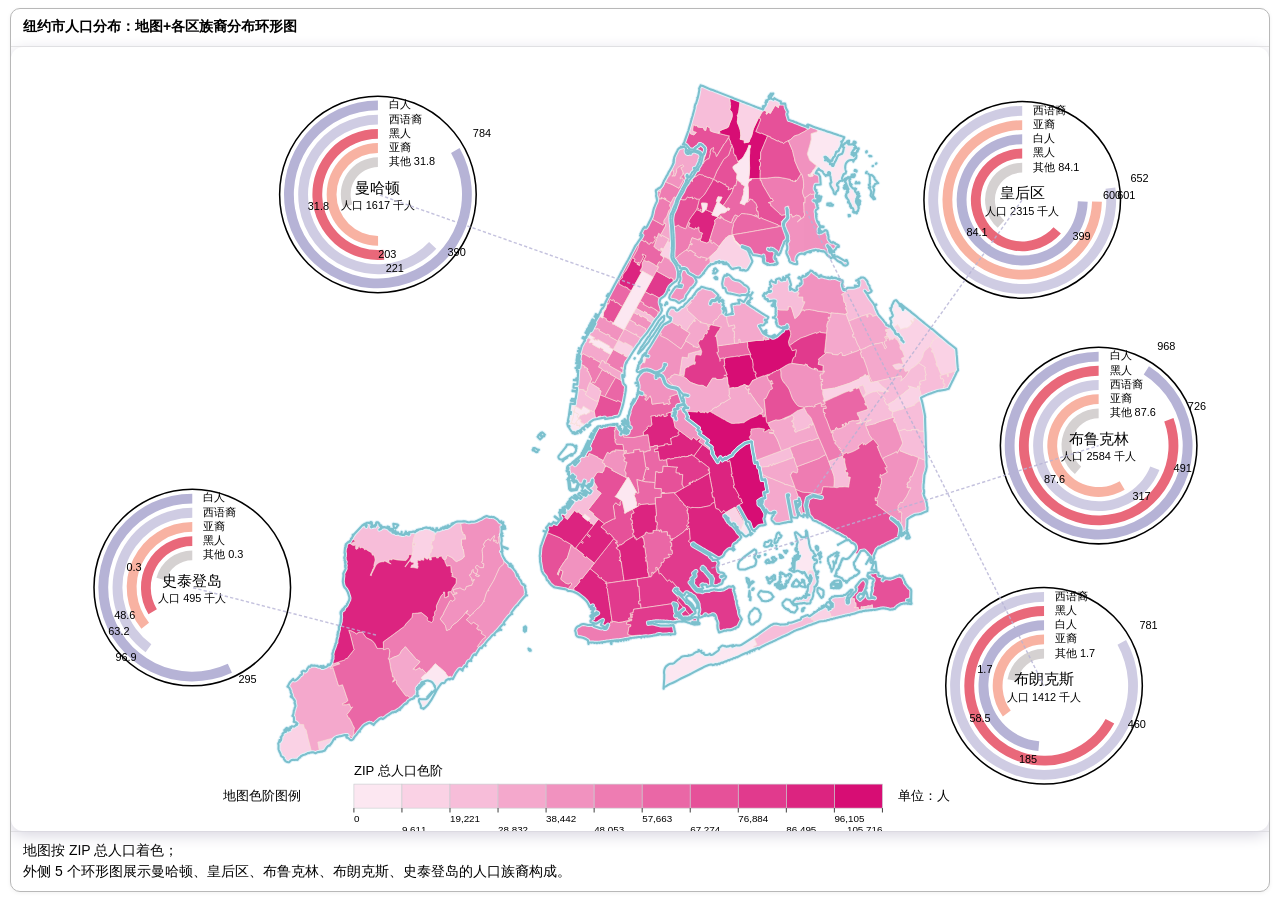
<file: apps/02-population-rings/index.html>
<!doctype html>
<html lang="zh-CN">
  <head>
    <meta charset="UTF-8" />
    <meta name="viewport" content="width=device-width, initial-scale=1.0" />
    <title>纽约市人口分布：地图+各区族裔分布环形图</title>
    <script type="module" crossorigin src="./assets/index-BXgzSlPU.js?v=20260508-rings-region-label"></script>
    <link rel="stylesheet" crossorigin href="./assets/index-D_KEs2T0.css?v=20260508-rings-tight">
  </head>
  <body>
    <div id="app">
      <div class="viz-frame">
        <header class="viz-header">
          <h1 class="viz-title">纽约市人口分布：地图+各区族裔分布环形图</h1>
        </header>
        <div class="viz-chart-area">
          <div id="chart"></div>
          <div id="legend"></div>
        </div>
        <footer class="viz-footer">
          <p class="viz-caption">
            地图按 ZIP 总人口着色；<br />
            外侧 5 个环形图展示曼哈顿、皇后区、布鲁克林、布朗克斯、史泰登岛的人口族裔构成。
          </p>
        </footer>
      </div>
    </div>
  </body>
</html>
</file>
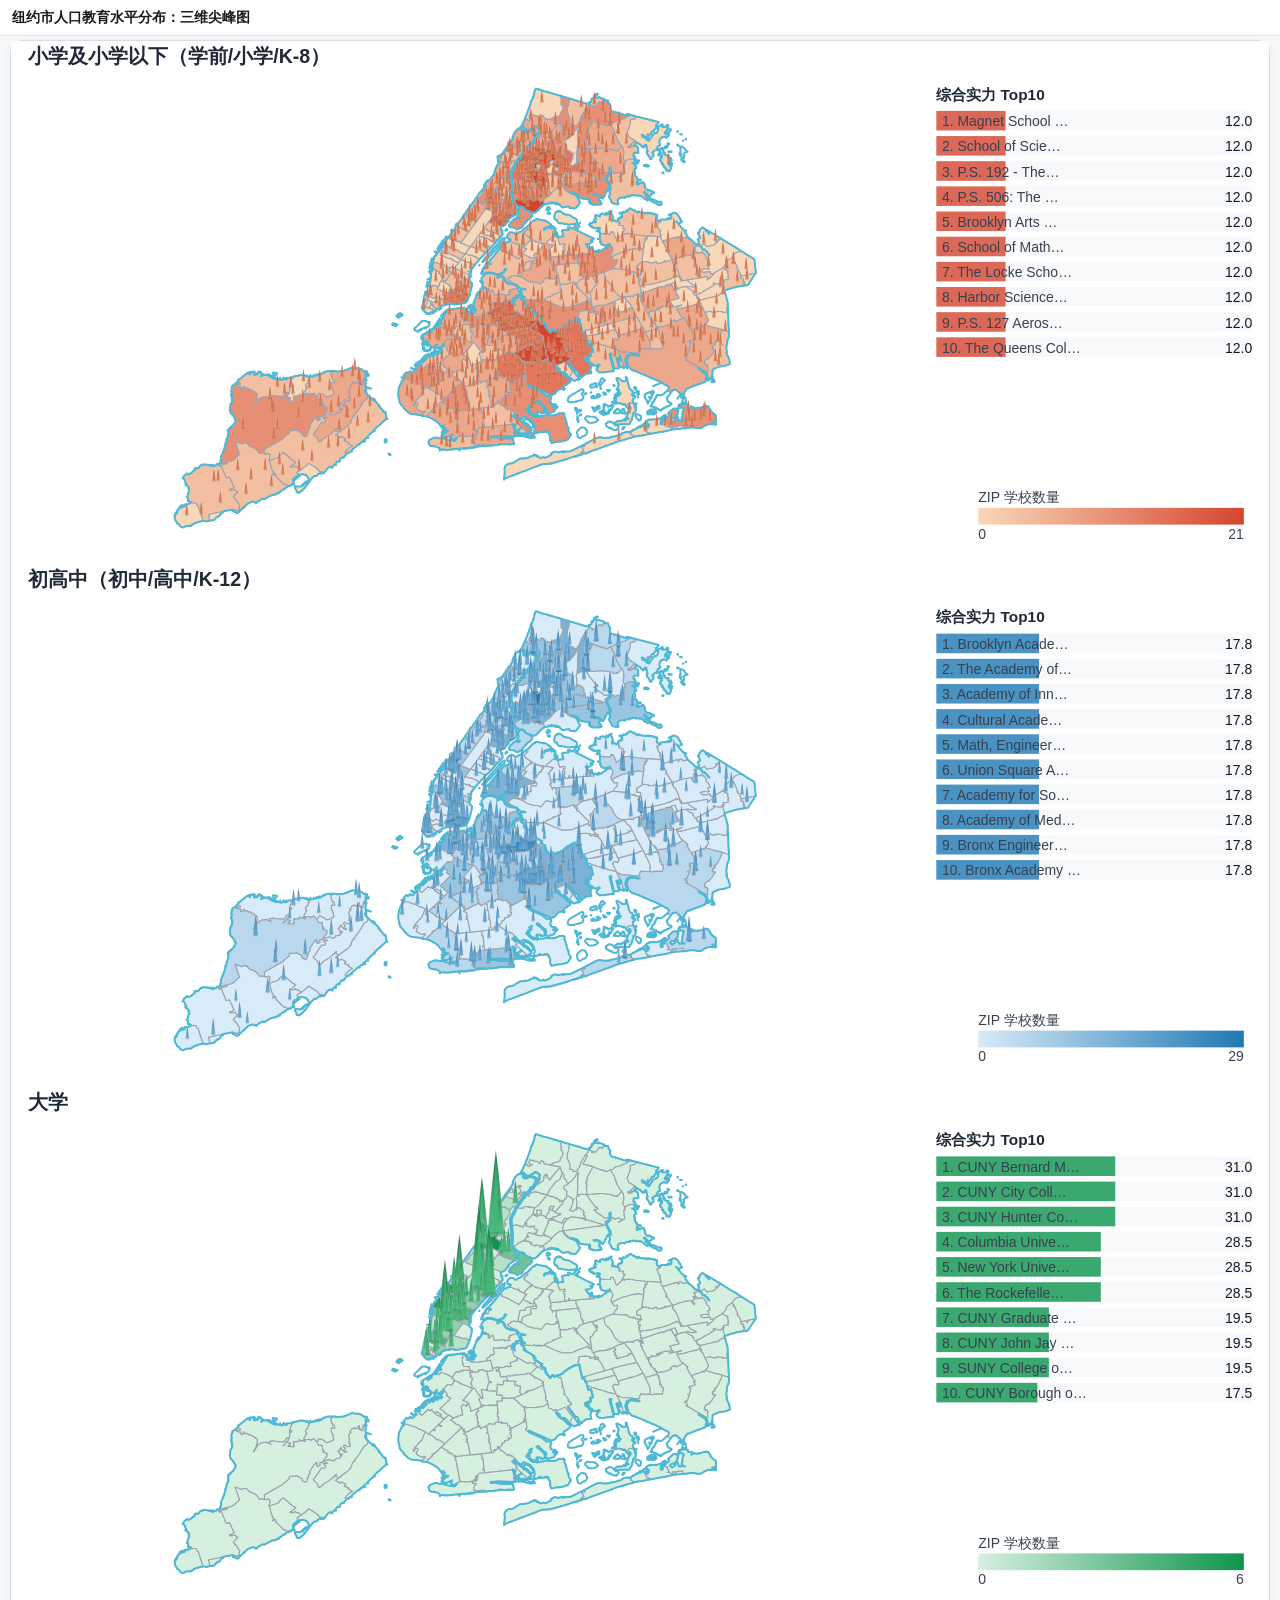
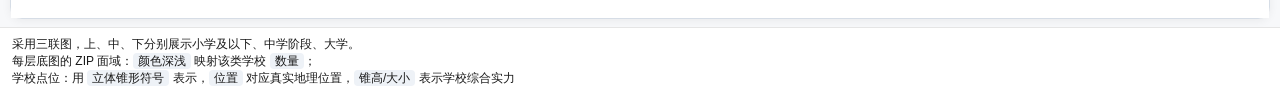
<file: apps/03-education-level/index.html>
<!doctype html>
<html lang="zh-CN">
  <head>
    <meta charset="UTF-8" />
    <meta name="viewport" content="width=device-width, initial-scale=1.0" />
    <title>纽约市人口教育水平分布：三维尖峰图</title>
    <script type="module" crossorigin src="./assets/index-tJR21zqF.js?v=20260507-pagesfix"></script>
    <link rel="stylesheet" crossorigin href="./assets/index-CkyBRLjx.css?v=20260507-pagesfix">
  </head>
  <body>
    <div id="chrome-shell">
      <header class="viz-header">
        <h1 class="viz-title">纽约市人口教育水平分布：三维尖峰图</h1>
      </header>
      <div id="app"></div>
      <footer class="viz-footer">
        <p class="viz-caption">
          采用三联图，上、中、下分别展示小学及以下、中学阶段、大学。<br />
          每层底图的 ZIP 面域：<code>颜色深浅</code> 映射该类学校 <code>数量</code>；<br />
          学校点位：用 <code>立体锥形符号</code> 表示，<code>位置</code> 对应真实地理位置，<code>锥高/大小</code> 表示学校综合实力
        </p>
      </footer>
    </div>
  </body>
</html>
</file>
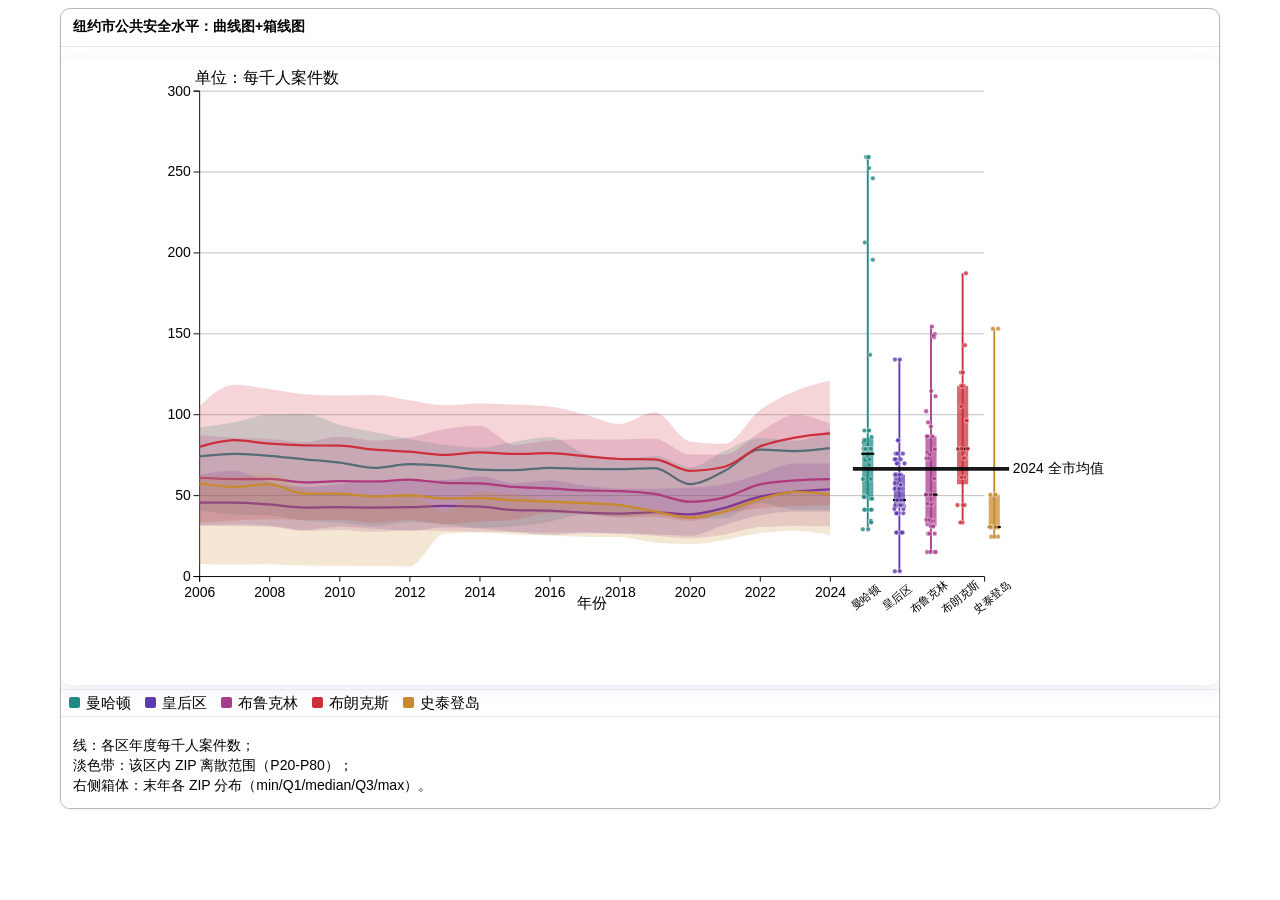
<file: apps/04-safety-linebox/index.html>
<!doctype html>
<html lang="zh-CN">
  <head>
    <meta charset="UTF-8" />
    <meta name="viewport" content="width=device-width, initial-scale=1.0" />
    <title>纽约市公共安全水平：曲线图+箱线图</title>
    <script type="module" crossorigin src="./assets/index-Dg8BkWQj.js?v=20260509-4300"></script>
    <link rel="stylesheet" crossorigin href="./assets/index-u2_P38gt.css?v=20260509-4300">
  </head>
  <body>
    <div id="app">
      <div class="viz-frame">
        <header class="viz-header">
          <h1 class="viz-title">纽约市公共安全水平：曲线图+箱线图</h1>
        </header>
        <div class="viz-chart-area">
          <div class="chart-shift-wrap">
            <div id="chart"></div>
          </div>
          <div id="legend"></div>
        </div>
        <footer class="viz-footer">
          <p class="viz-caption">
            线：各区年度每千人案件数；<br />
            淡色带：该区内 ZIP 离散范围（P20-P80）；<br />
            右侧箱体：末年各 ZIP 分布（min/Q1/median/Q3/max）。
          </p>
        </footer>
      </div>
    </div>
    <script type="module">
      function applyChartShift() {
        const svg = document.querySelector("#chart svg");
        if (!svg) return;
        svg.style.setProperty("transform", "scale(0.93) translateY(8px)", "important");
        svg.style.setProperty("transform-origin", "top center", "important");
      }
      applyChartShift();
      const chartEl = document.getElementById("chart");
      if (chartEl) {
        new MutationObserver(() => requestAnimationFrame(applyChartShift)).observe(chartEl, {
          childList: true,
          subtree: true
        });
      }
    </script>
  </body>
</html>
</file>
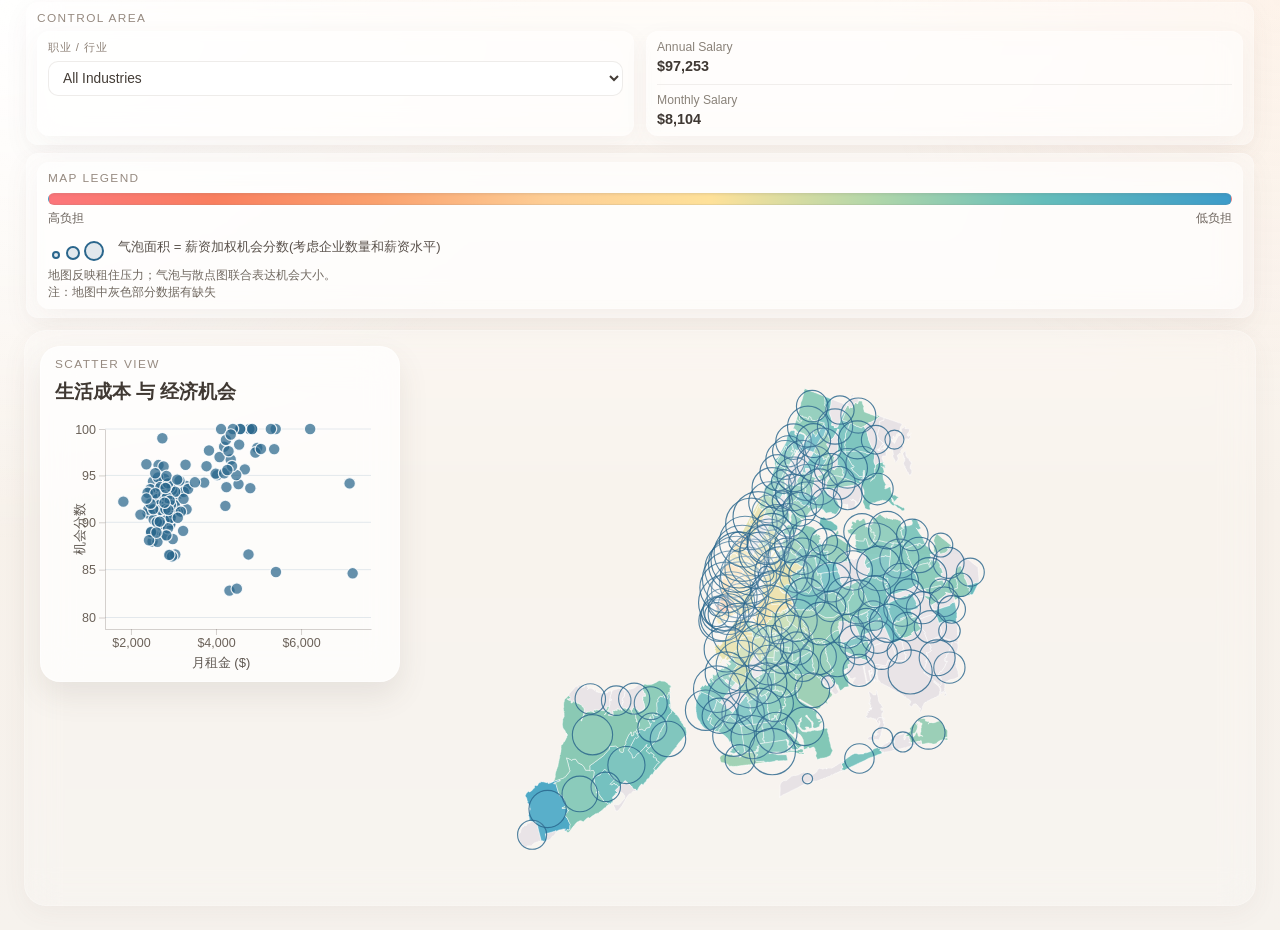
<file: apps/05-economy/index.html>
<!doctype html>
<html lang="en">
  <head>
    <meta charset="UTF-8" />
    <script>
      (function () {
        var path = location.pathname;
        if (path.endsWith("/index.html")) {
          var dir = path.slice(0, -"index.html".length);
          history.replaceState(null, "", dir + location.search + location.hash);
        }
        var href = new URL("./", window.location.href).href;
        var b = document.createElement("base");
        b.href = href;
        var meta = document.querySelector("meta[charset]");
        if (meta) meta.insertAdjacentElement("afterend", b);
        else document.head.insertBefore(b, document.head.firstChild);
      })();
    </script>
    <link rel="icon" type="image/svg+xml" href="./favicon.svg" />
    <meta name="viewport" content="width=device-width, initial-scale=1.0" />
    <title>nyc-pulse</title>
    <script type="module" crossorigin src="./assets/index-CJyjUeet.js?v=20260507-indexpath"></script>
    <link rel="stylesheet" crossorigin href="./assets/index-hCltcHGh.css?v=20260507-indexpath">
  </head>
  <body>
    <div id="app"></div>
  </body>
</html>
</file>
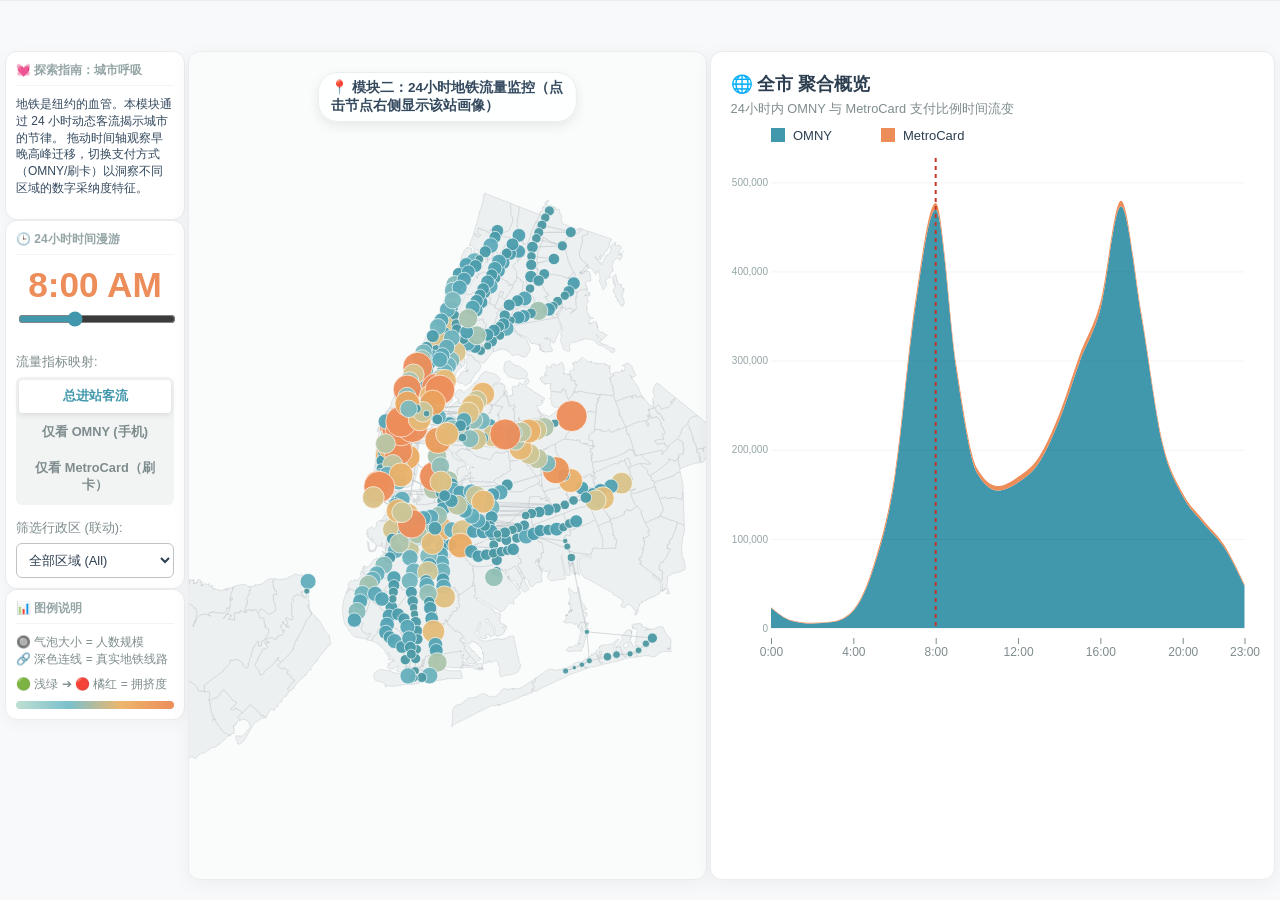
<file: apps/06-transport/index.html>
<!doctype html>
<html lang="en">
  <head>
    <meta charset="UTF-8" />
    <link rel="icon" type="image/svg+xml" href="./favicon.svg" />
    <meta name="viewport" content="width=device-width, initial-scale=1.0" />
    <title>nyc-subway</title>
    <script type="module" crossorigin src="./assets/index-CP8CSVa3.js"></script>
    <link rel="stylesheet" crossorigin href="./assets/index-BGzIO_AF.css">
  </head>
  <body>
    <div id="app"></div>
  </body>
</html>
</file>
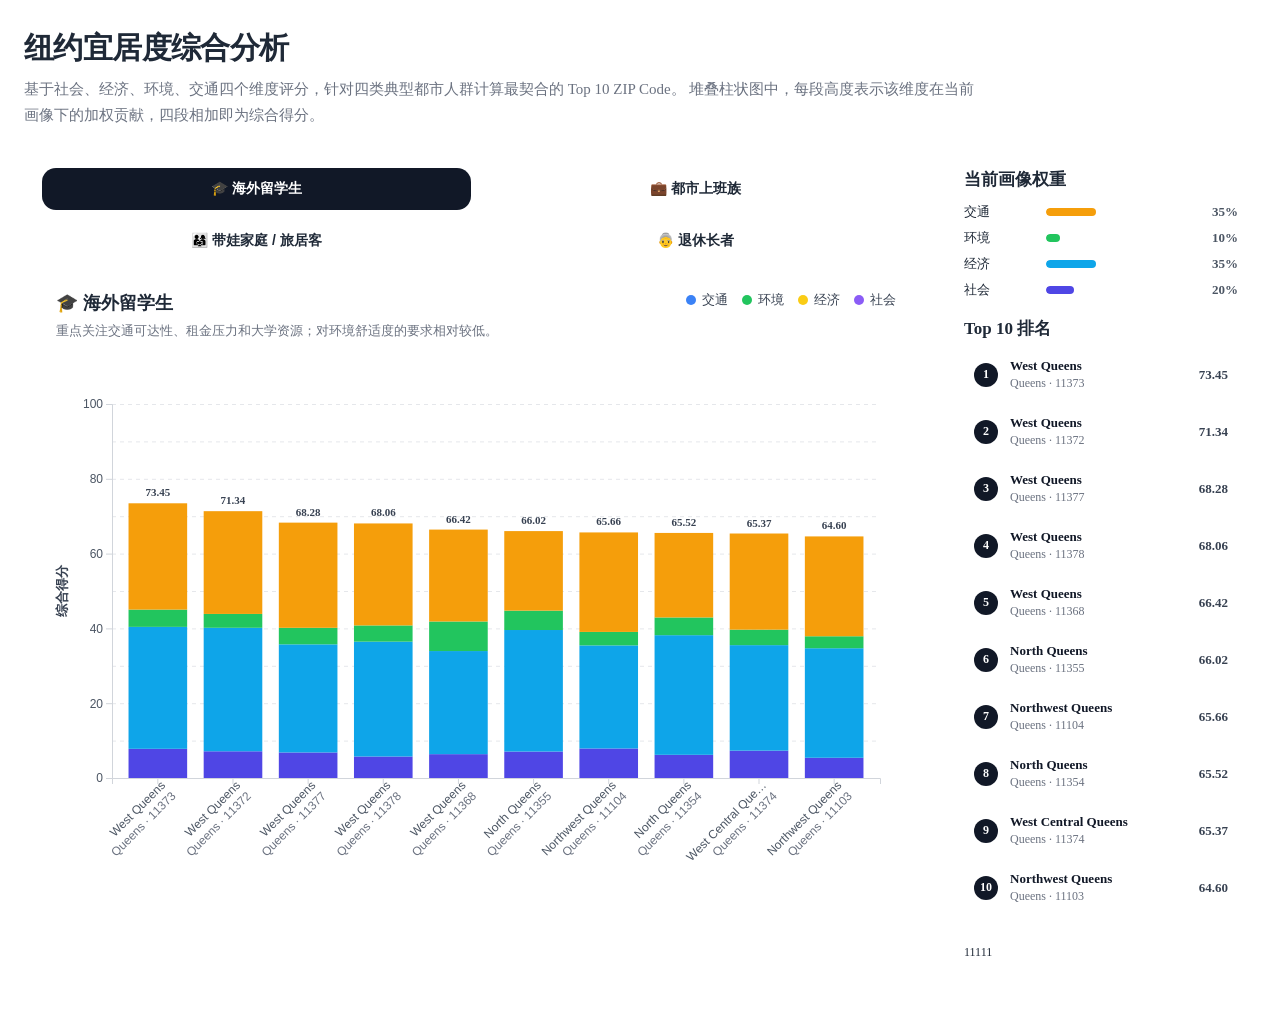
<file: apps/08-livability-ranking/index.html>
<!doctype html>
<html lang="en">
  <head>
    <meta charset="UTF-8" />
    <link rel="icon" type="image/svg+xml" href="./favicon.svg" />
    <meta name="viewport" content="width=device-width, initial-scale=1.0" />
    <title>nyc-pulse</title>
    <script type="module" crossorigin src="./assets/index-C1HVEVj1.js"></script>
    <link rel="stylesheet" crossorigin href="./assets/index-DwBLP9Ds.css">
  </head>
  <body>
    <div id="app"></div>
  </body>
</html>
</file>
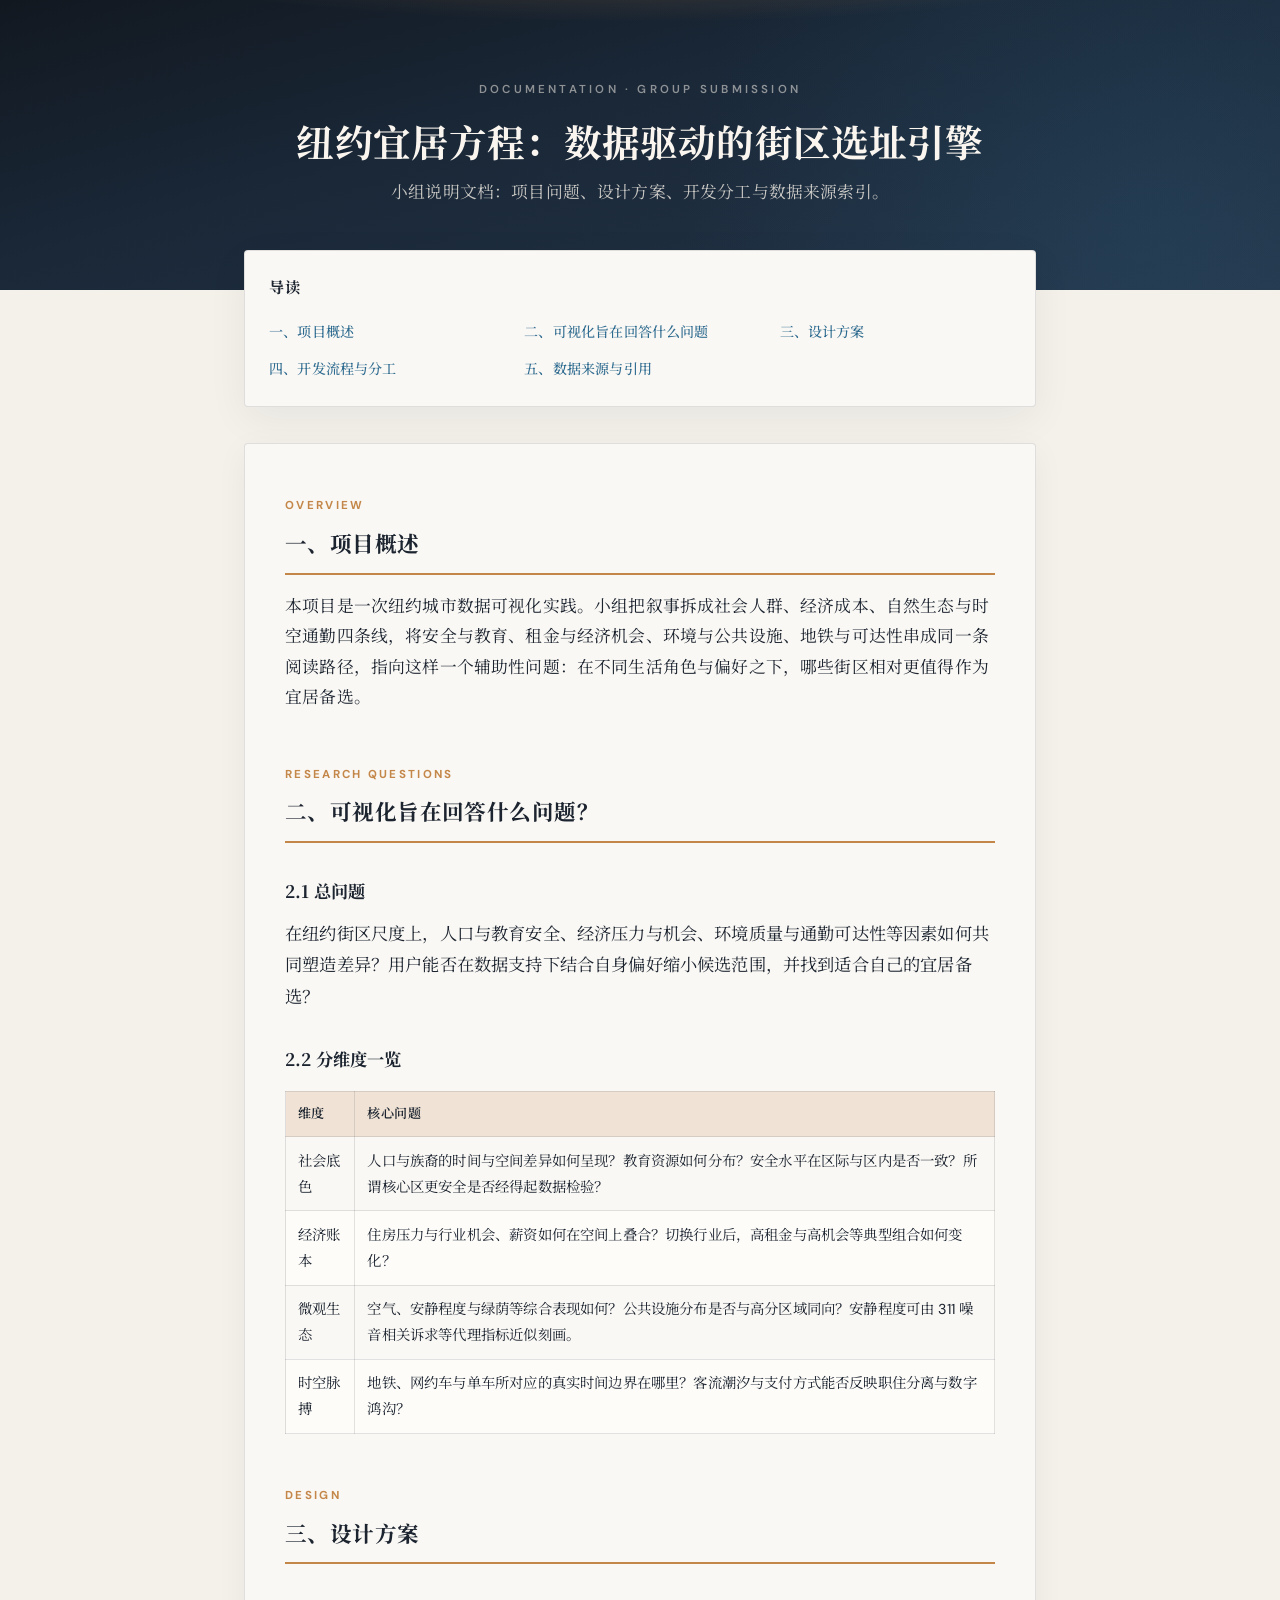
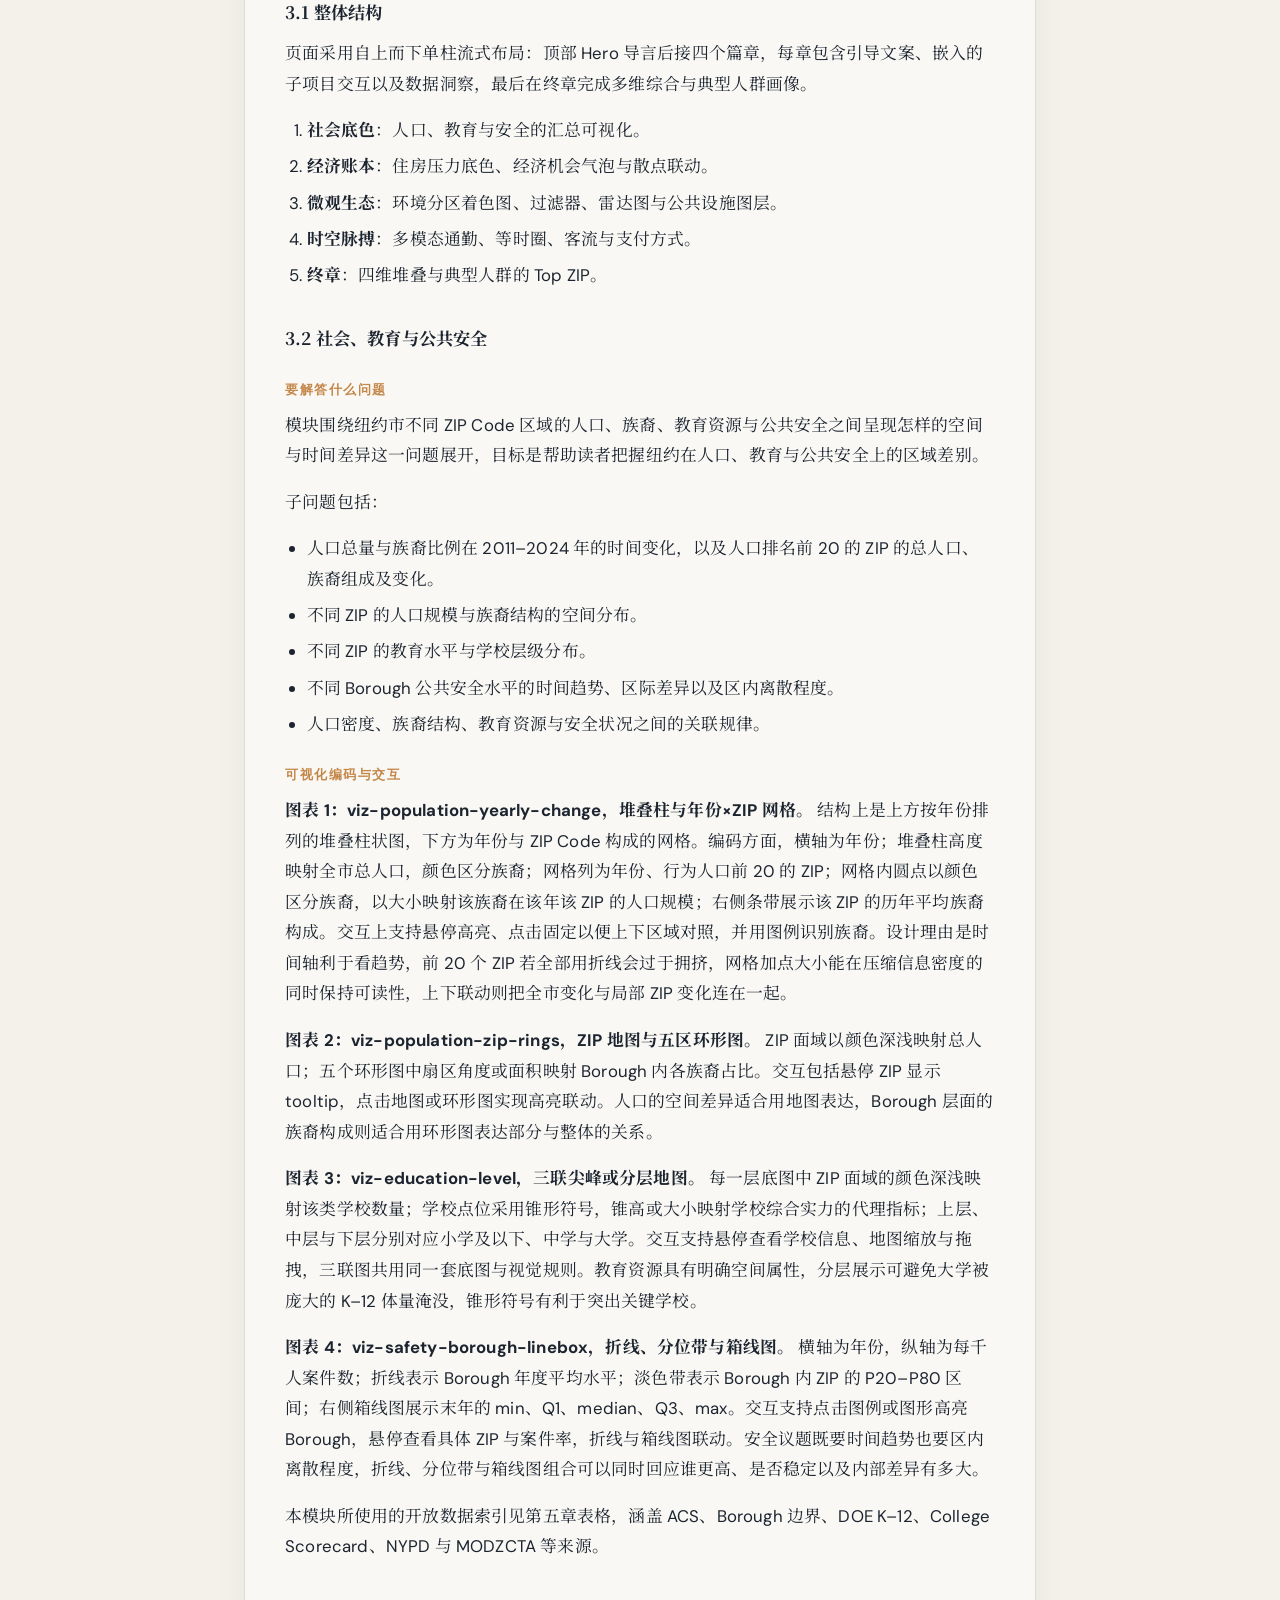
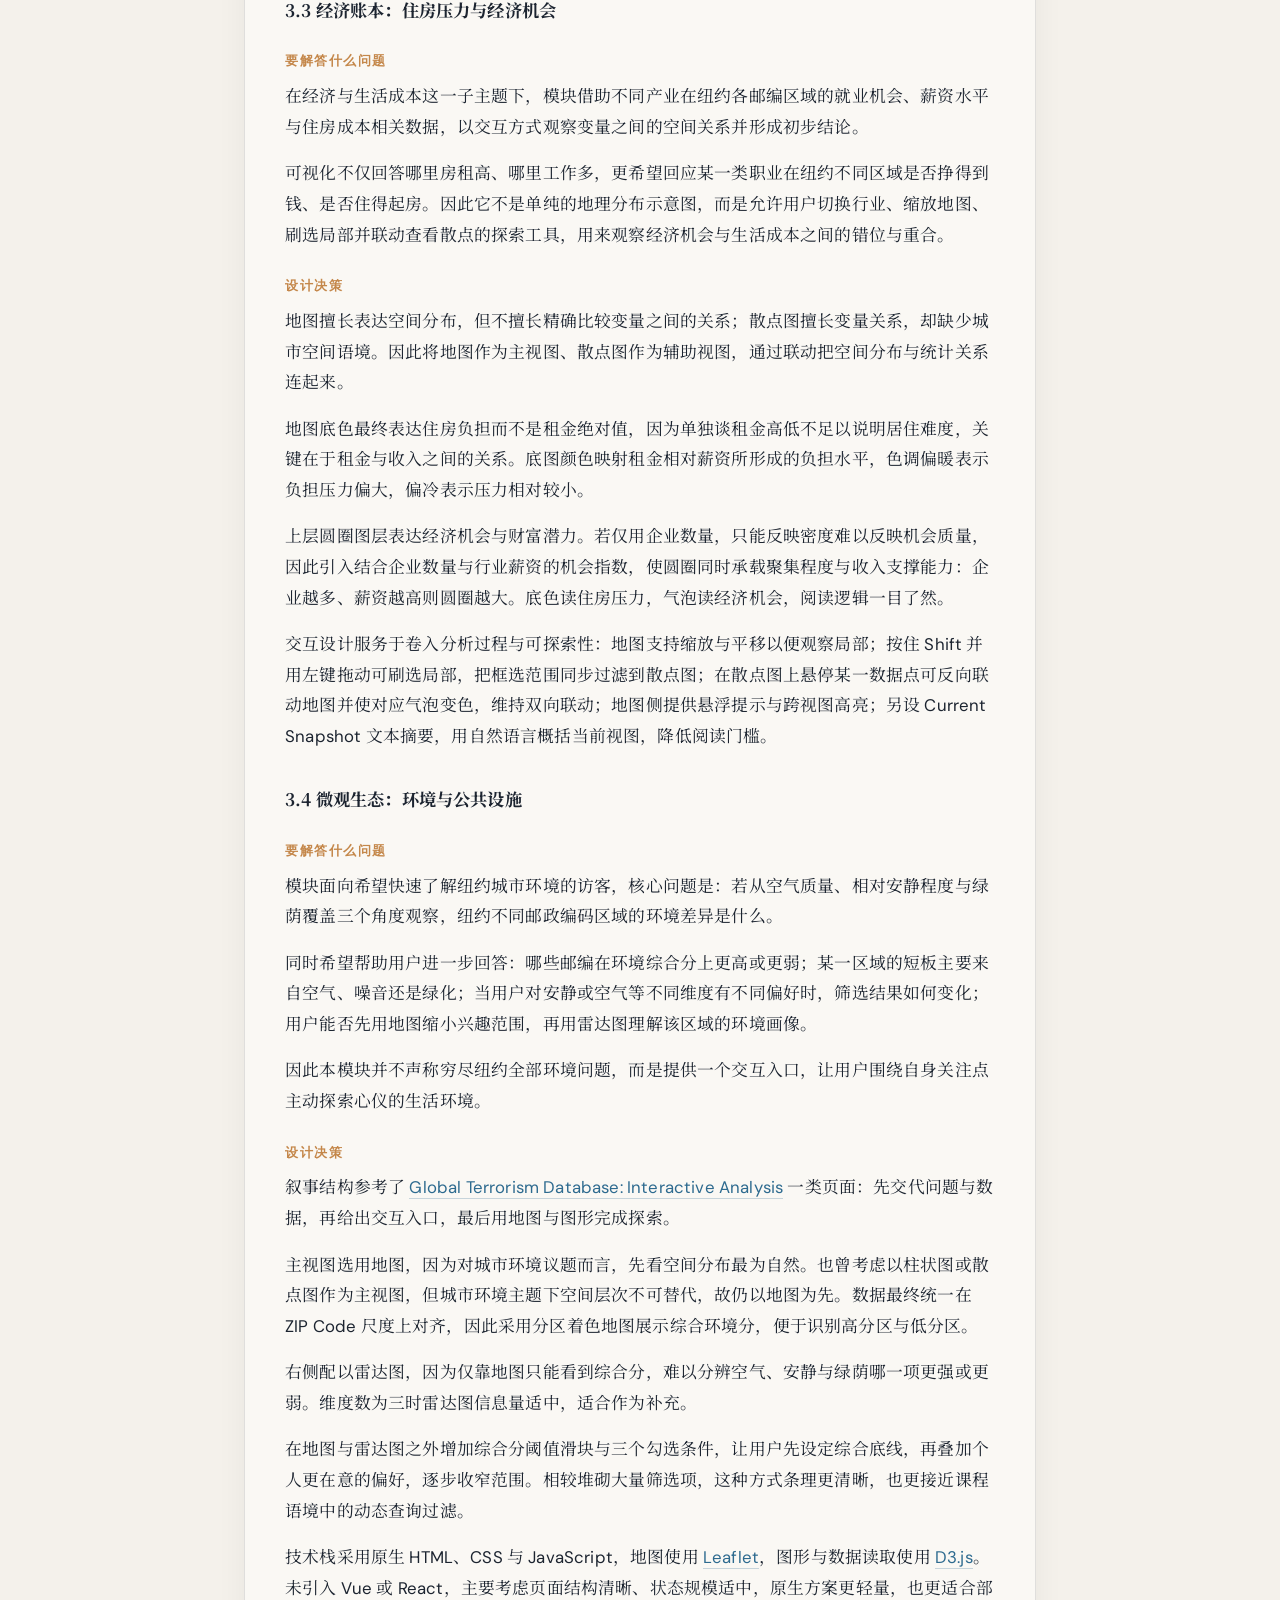
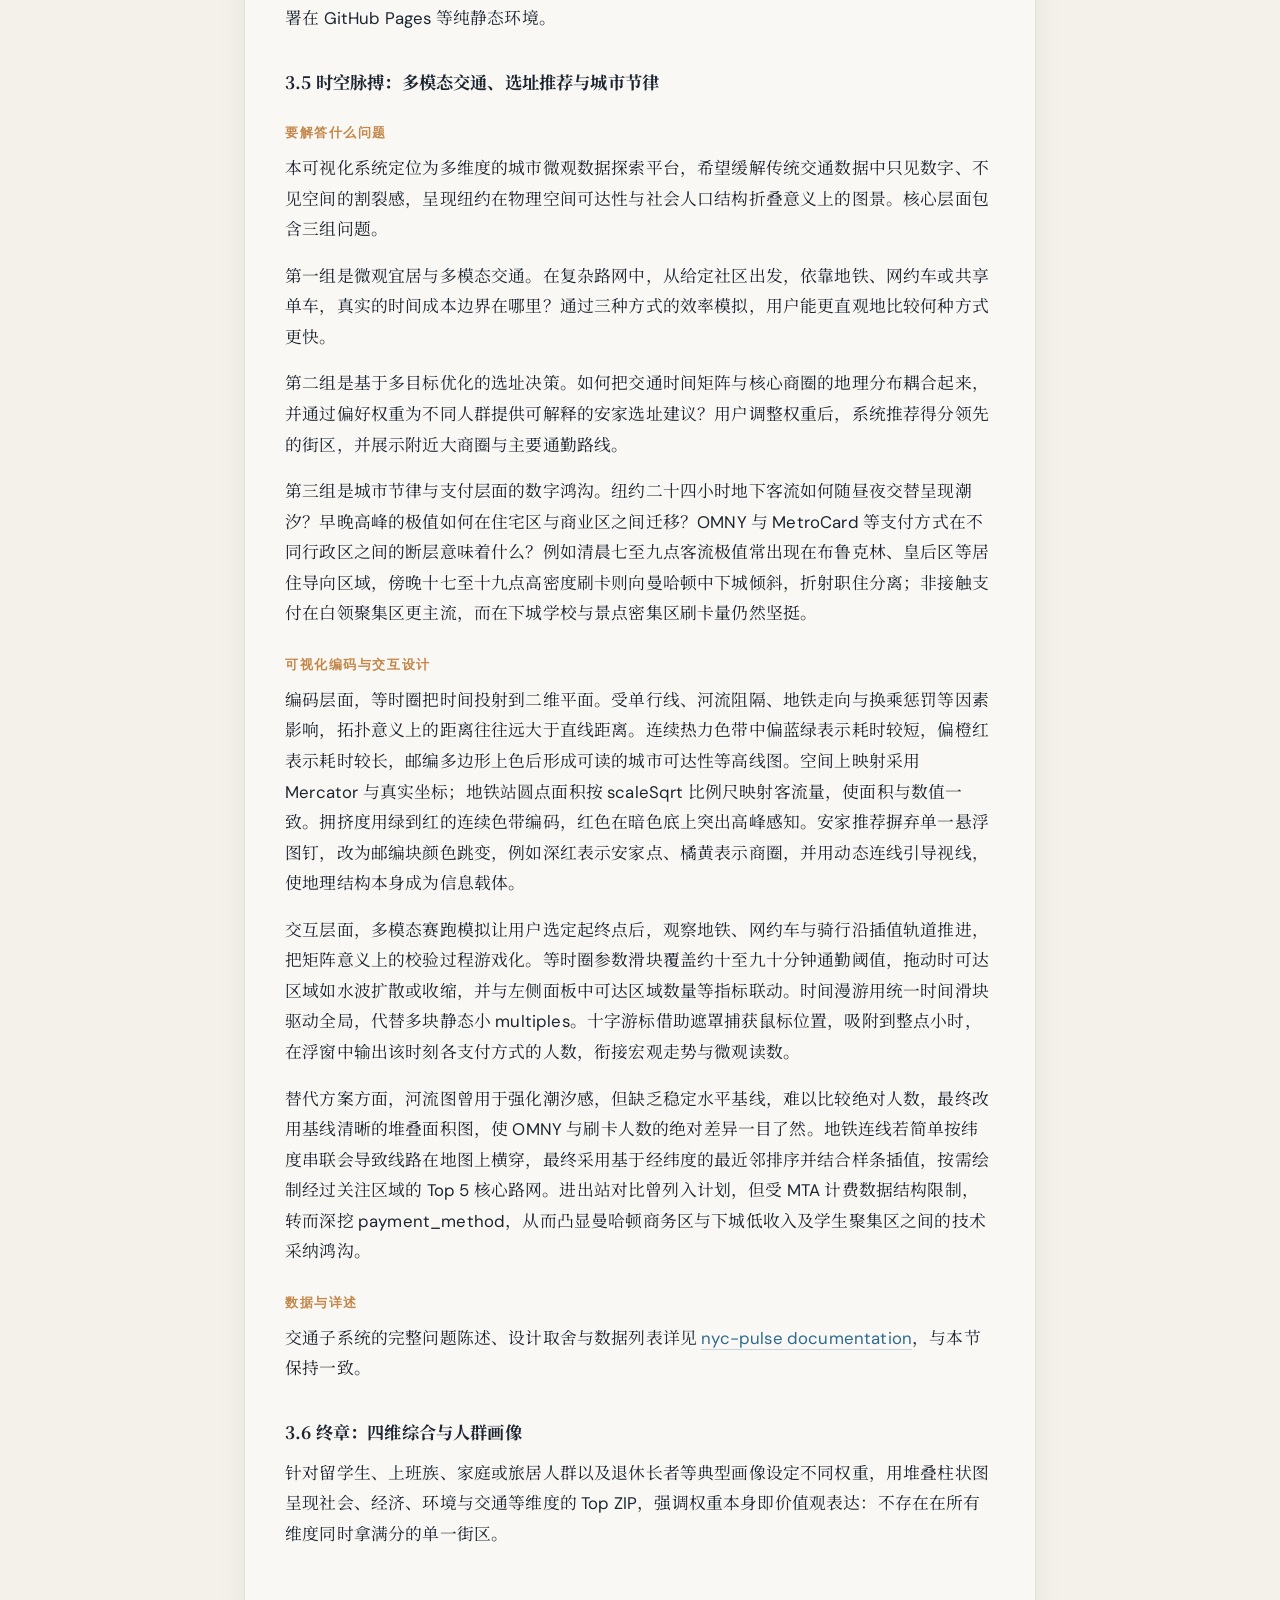
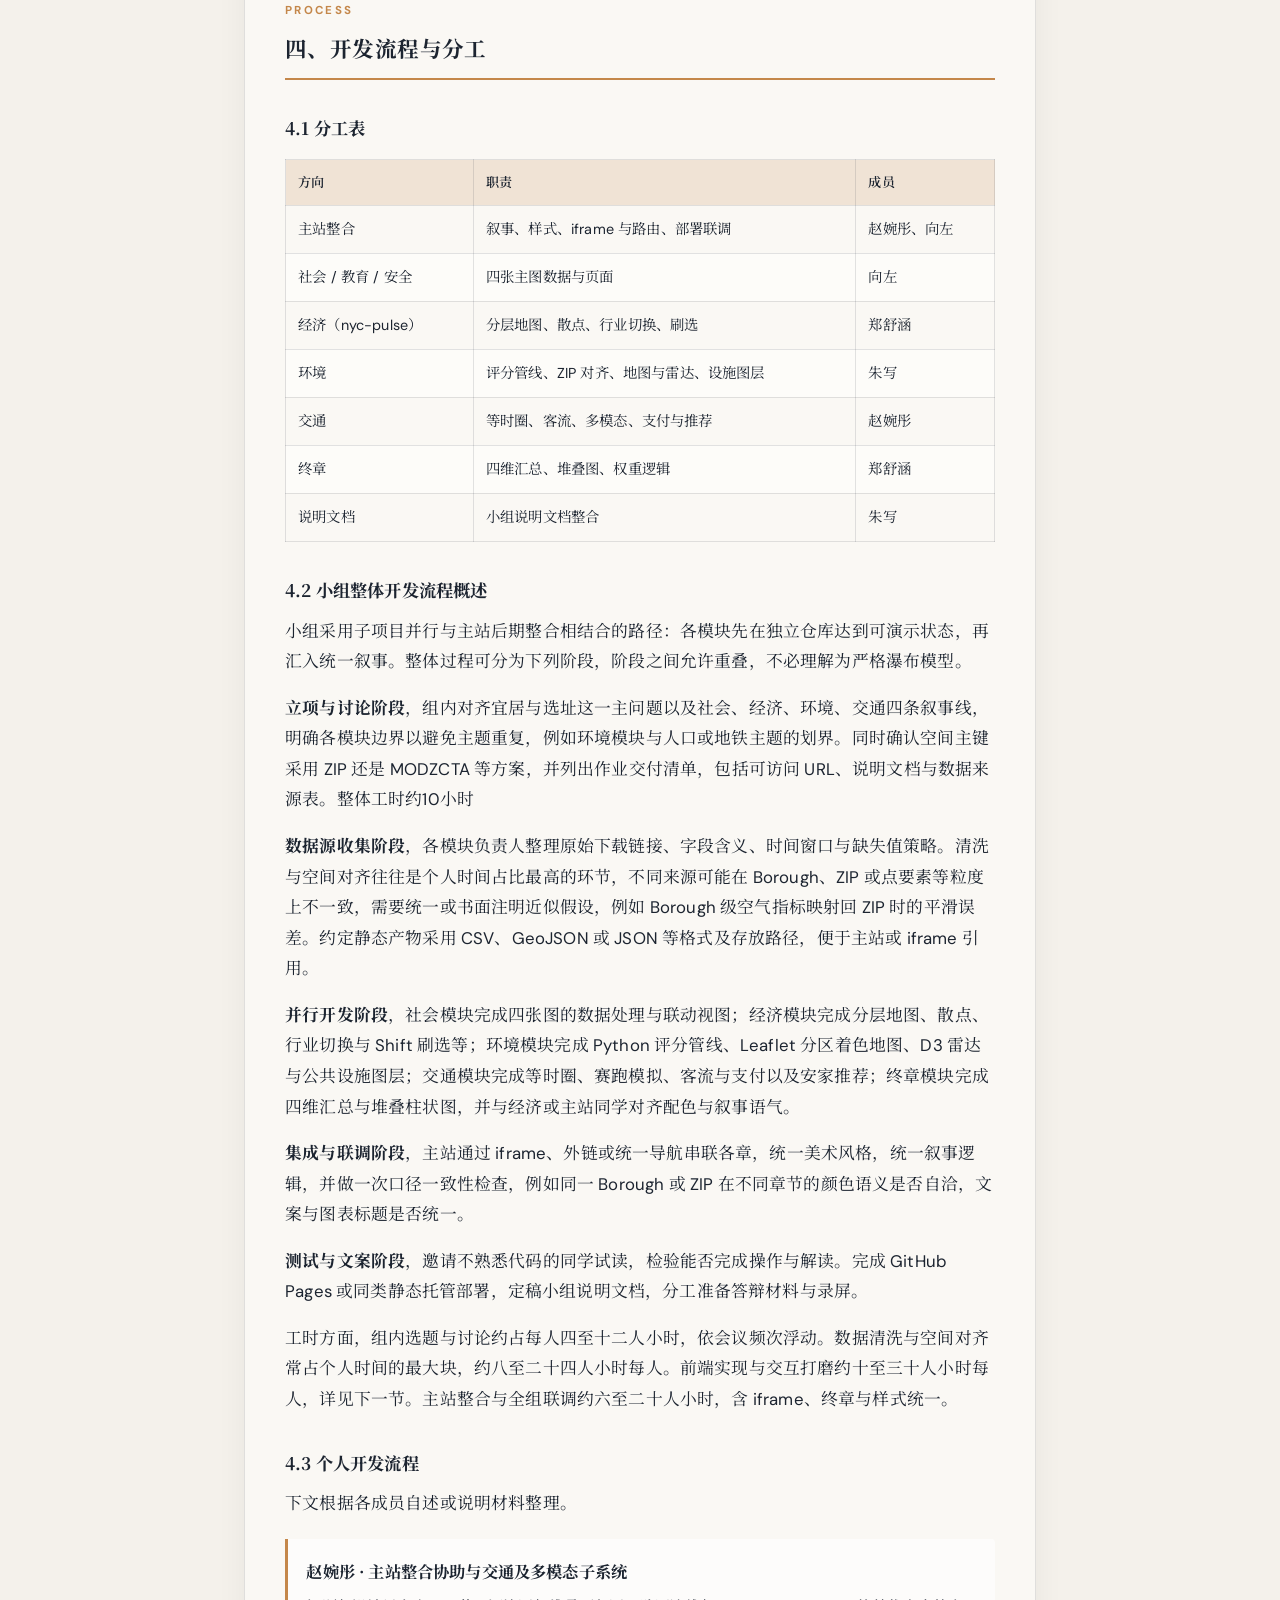
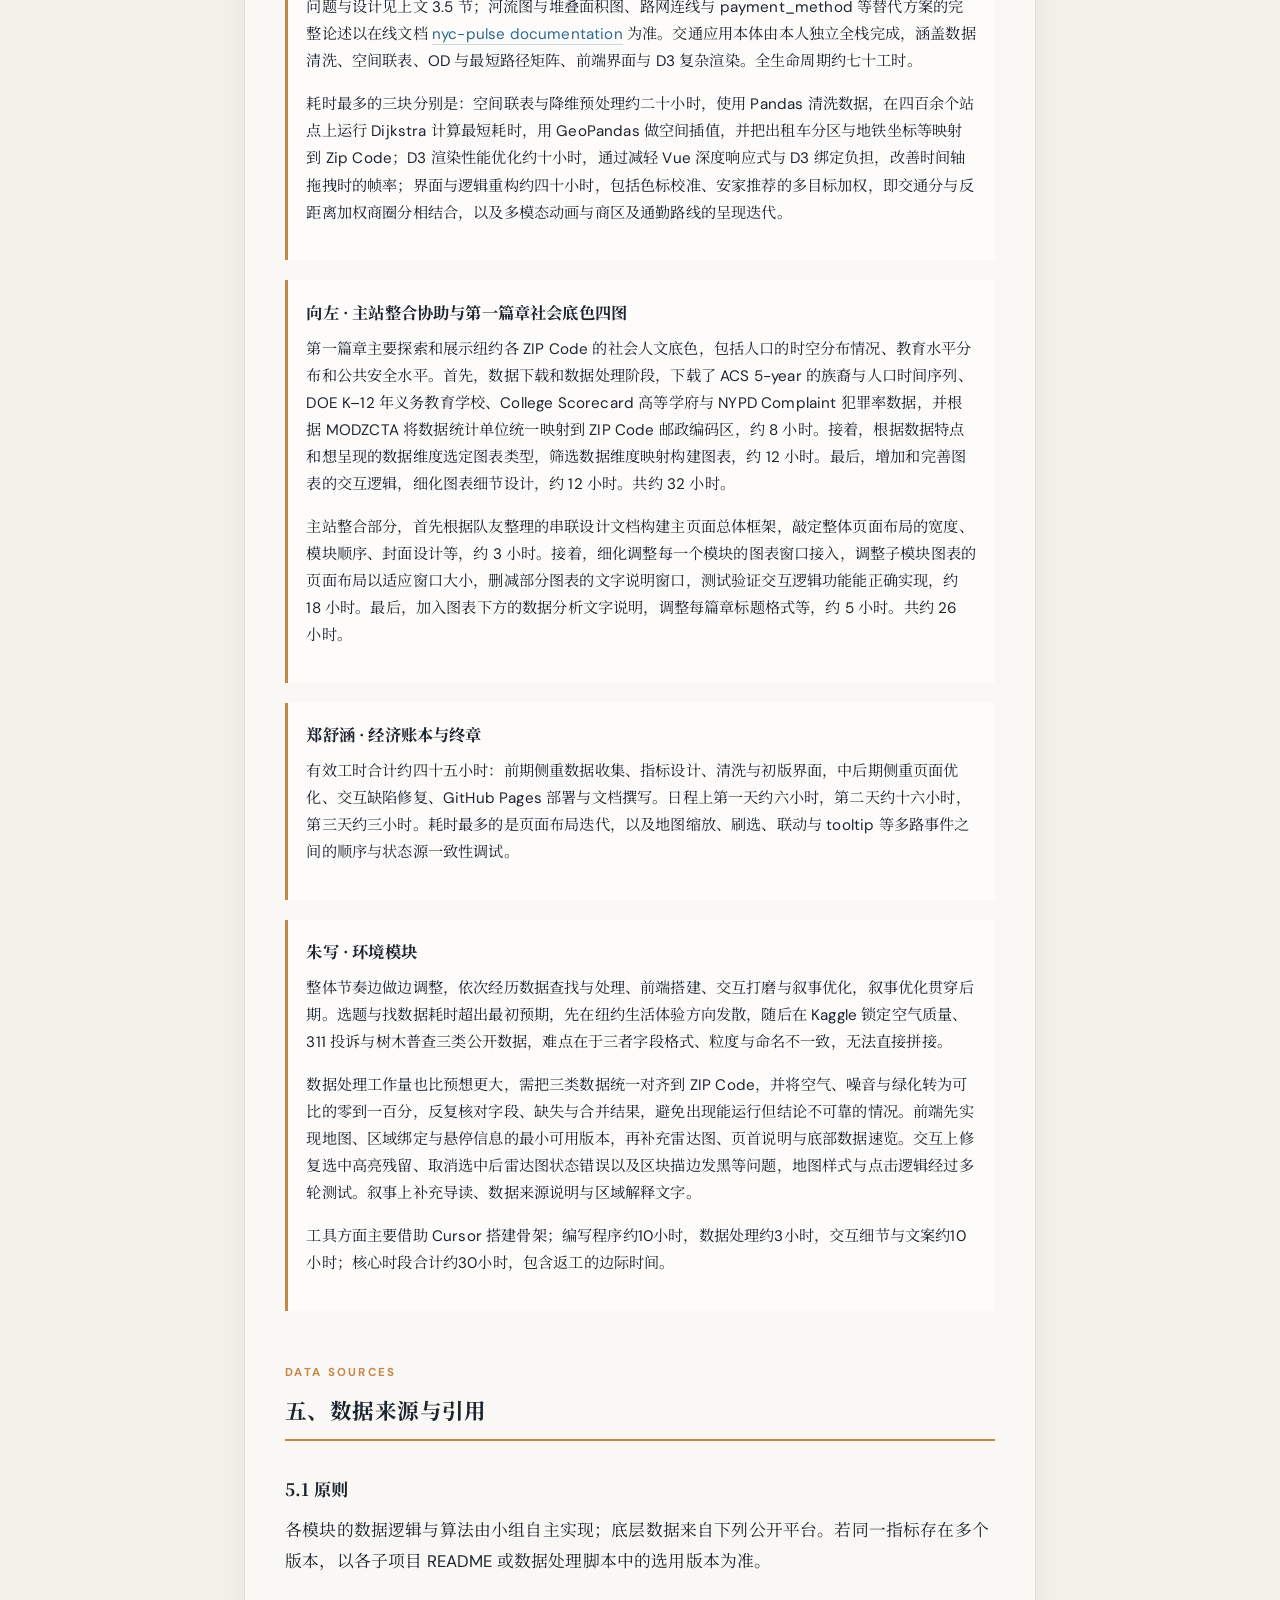
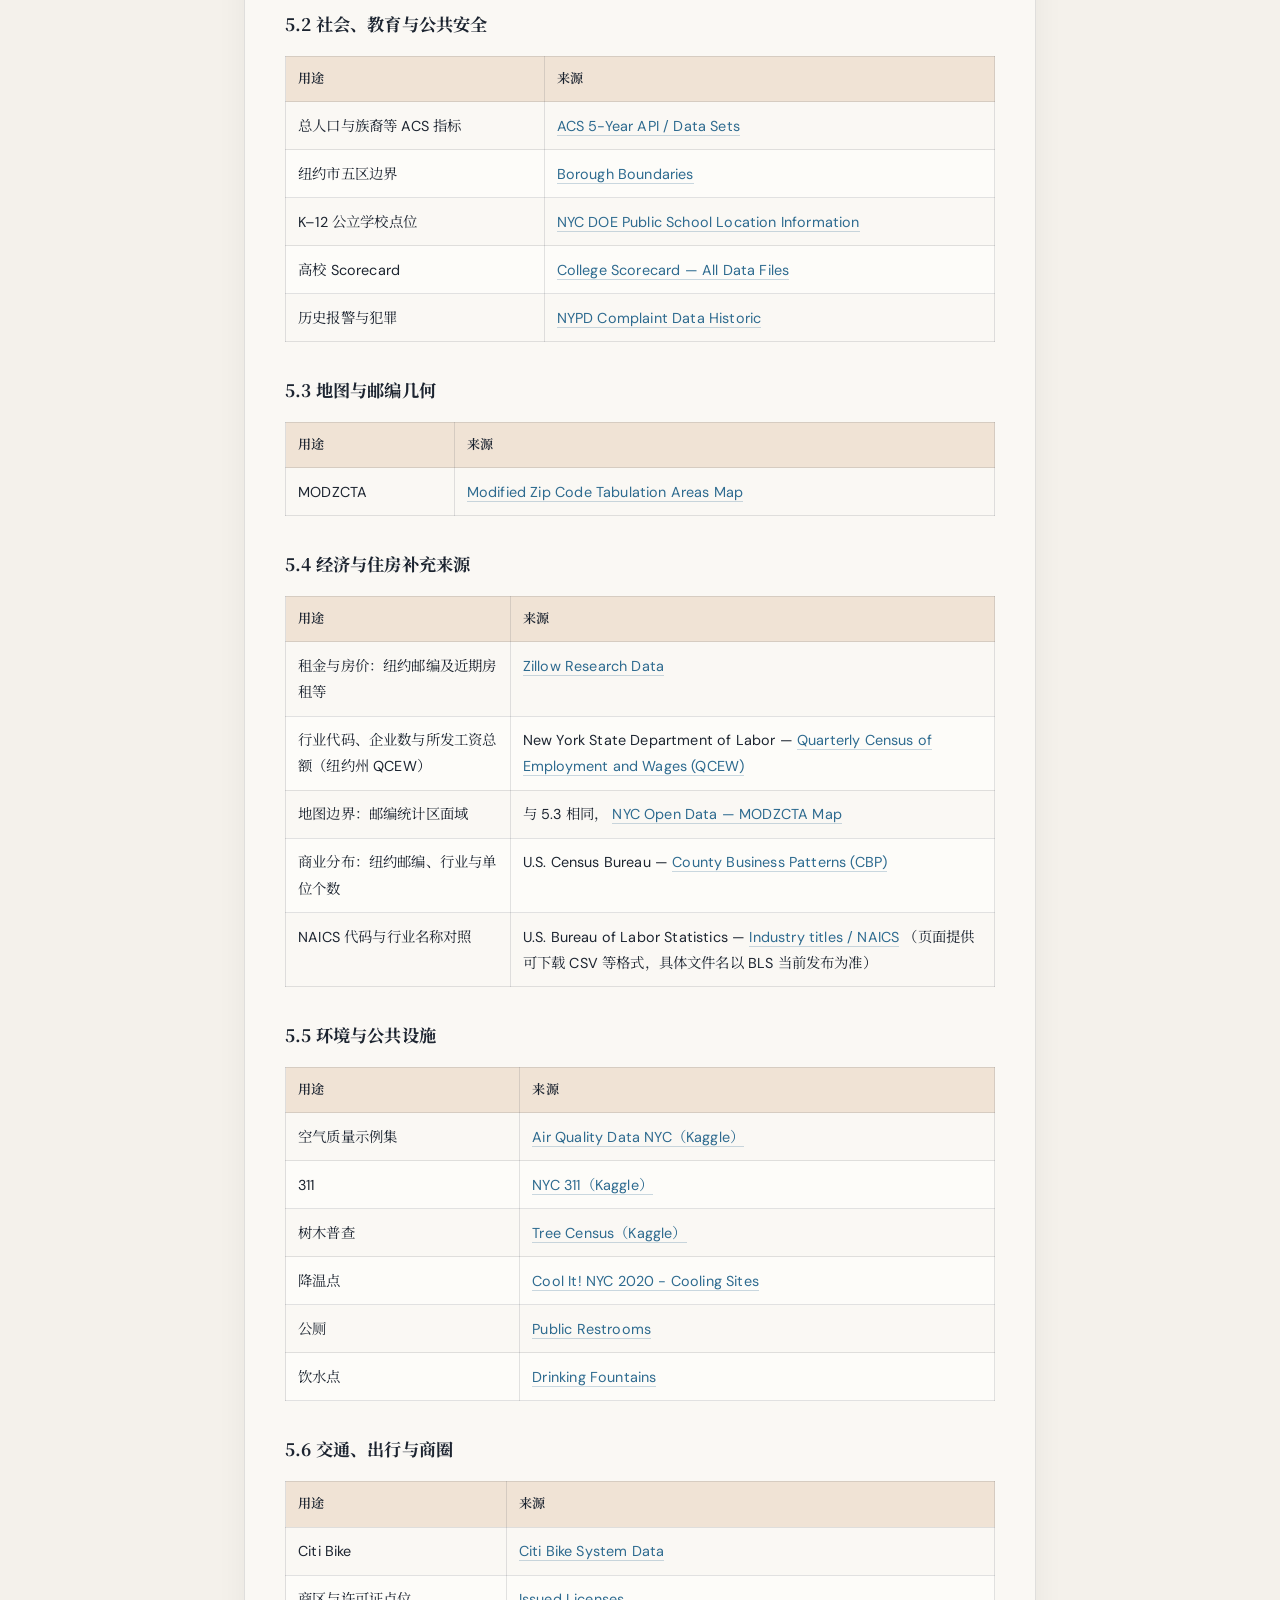
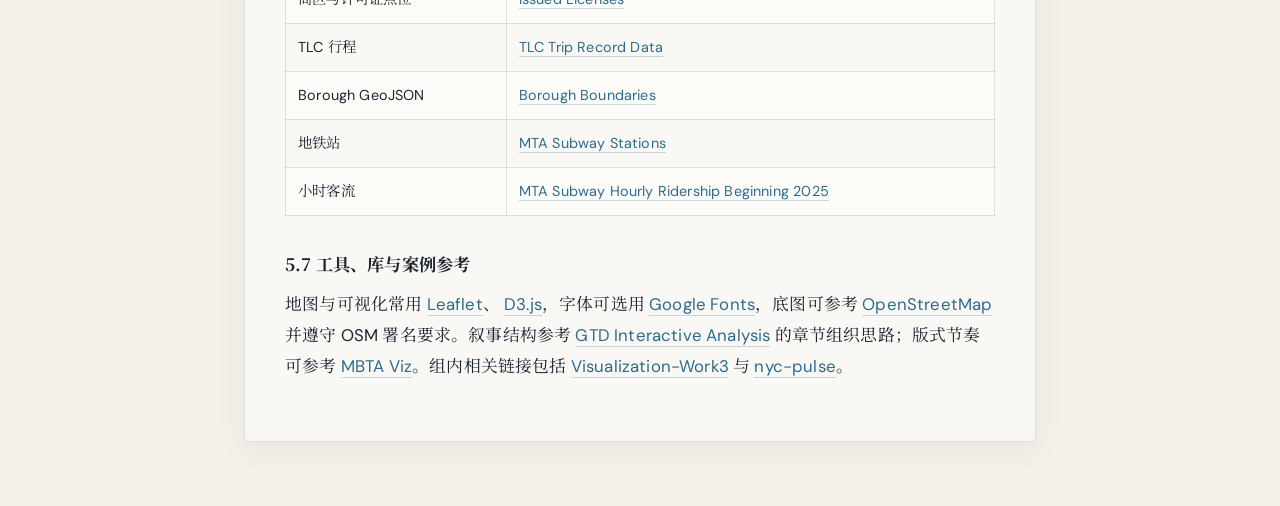
<file: documentation.html>
<!DOCTYPE html>
<html lang="zh-CN">
  <head>
    <meta charset="UTF-8" />
    <meta name="viewport" content="width=device-width, initial-scale=1.0" />
    <title>小组说明文档 · 纽约宜居方程：数据驱动的街区选址引擎</title>
    <link rel="preconnect" href="https://fonts.googleapis.com" />
    <link rel="preconnect" href="https://fonts.gstatic.com" crossorigin />
    <link
      href="https://fonts.googleapis.com/css2?family=Noto+Serif+SC:wght@400;600;700&family=DM+Sans:ital,opsz,wght@0,9..40,400;0,9..40,500;0,9..40,600;0,9..40,700&display=swap"
      rel="stylesheet"
    />
    <style>
      :root {
        --bg-page: #f4f1eb;
        --bg-card: #faf8f4;
        --bg-hero: #141c26;
        --text: #1c2430;
        --text-muted: #5c6570;
        --accent: #c4874a;
        --accent-soft: rgba(196, 135, 74, 0.18);
        --rule: rgba(28, 36, 48, 0.12);
        --link: #2d6a8f;
        --maxw: 42rem;
        --maxw-wide: 52rem;
      }

      *,
      *::before,
      *::after {
        box-sizing: border-box;
      }

      html {
        scroll-behavior: smooth;
      }

      body {
        margin: 0;
        font-family: "DM Sans", "Noto Serif SC", system-ui, sans-serif;
        font-size: 1.05rem;
        line-height: 1.82;
        color: var(--text);
        background: var(--bg-page);
        letter-spacing: 0.01em;
      }

      .hero {
        background: linear-gradient(165deg, #121820 0%, #1a2838 42%, #243447 100%);
        color: #f0ebe3;
        padding: clamp(3rem, 8vw, 5rem) 1.5rem 4rem;
        text-align: center;
        position: relative;
        overflow: hidden;
      }

      .hero::before {
        content: "";
        position: absolute;
        inset: 0;
        background-image: radial-gradient(
            ellipse 80% 50% at 50% -20%,
            rgba(196, 135, 74, 0.35),
            transparent 55%
          ),
          radial-gradient(circle at 90% 80%, rgba(45, 106, 143, 0.2), transparent 40%);
        pointer-events: none;
      }

      .hero-inner {
        position: relative;
        max-width: var(--maxw-wide);
        margin: 0 auto;
      }

      .hero-eyebrow {
        font-family: "DM Sans", sans-serif;
        font-size: 0.72rem;
        font-weight: 600;
        letter-spacing: 0.28em;
        text-transform: uppercase;
        color: rgba(240, 235, 227, 0.55);
        margin: 0 0 1rem;
      }

      .hero h1 {
        font-family: "Noto Serif SC", serif;
        font-weight: 700;
        font-size: clamp(1.65rem, 4vw, 2.35rem);
        line-height: 1.28;
        margin: 0 0 0.75rem;
        color: #faf6ef;
      }

      .hero-lead {
        font-family: "Noto Serif SC", serif;
        font-size: 1.05rem;
        font-weight: 400;
        color: rgba(240, 235, 227, 0.82);
        max-width: 36rem;
        margin: 0 auto 1.25rem;
        line-height: 1.75;
      }

      .hero-meta {
        font-size: 0.88rem;
        color: rgba(240, 235, 227, 0.55);
        margin: 0;
      }

      .hero-meta a {
        color: #e8c49a;
        text-decoration: none;
        border-bottom: 1px solid rgba(232, 196, 154, 0.35);
      }

      .hero-meta a:hover {
        border-bottom-color: #e8c49a;
      }

      .shell {
        max-width: var(--maxw-wide);
        margin: -2.5rem auto 0;
        padding: 0 1.25rem 4rem;
        position: relative;
        z-index: 1;
      }

      .toc-card {
        background: var(--bg-card);
        border: 1px solid var(--rule);
        border-radius: 4px;
        padding: 1.35rem 1.5rem 1.25rem;
        margin-bottom: 2.25rem;
        box-shadow: 0 12px 40px rgba(20, 28, 38, 0.06);
      }

      .toc-card h2 {
        font-family: "Noto Serif SC", serif;
        font-size: 0.95rem;
        font-weight: 700;
        margin: 0 0 1rem;
        color: var(--text);
        letter-spacing: 0.06em;
      }

      .toc-grid {
        display: grid;
        gap: 0.35rem 1.5rem;
        grid-template-columns: repeat(auto-fill, minmax(14rem, 1fr));
        font-size: 0.88rem;
        font-weight: 500;
      }

      .toc-grid a {
        color: var(--link);
        text-decoration: none;
        padding: 0.2rem 0;
      }

      .toc-grid a:hover {
        text-decoration: underline;
        text-underline-offset: 3px;
      }

      article.doc {
        background: var(--bg-card);
        border: 1px solid var(--rule);
        border-radius: 4px;
        padding: clamp(1.75rem, 4vw, 2.75rem) clamp(1.25rem, 4vw, 2.5rem);
        box-shadow: 0 8px 32px rgba(20, 28, 38, 0.05);
      }

      article.doc section {
        margin-bottom: 2.75rem;
      }

      article.doc section:last-child {
        margin-bottom: 0;
      }

      article.doc h2 {
        font-family: "Noto Serif SC", serif;
        font-size: 1.35rem;
        font-weight: 700;
        margin: 0 0 1rem;
        padding-bottom: 0.65rem;
        border-bottom: 2px solid var(--accent);
        color: var(--text);
        letter-spacing: 0.02em;
      }

      article.doc h3 {
        font-family: "Noto Serif SC", serif;
        font-size: 1.08rem;
        font-weight: 700;
        margin: 2rem 0 0.65rem;
        color: var(--text);
      }

      article.doc h3:first-child {
        margin-top: 0;
      }

      article.doc h4 {
        font-family: "DM Sans", sans-serif;
        font-size: 0.82rem;
        font-weight: 700;
        text-transform: uppercase;
        letter-spacing: 0.12em;
        color: var(--accent);
        margin: 1.5rem 0 0.5rem;
      }

      article.doc p {
        margin: 0 0 1rem;
        color: var(--text);
      }

      article.doc ul {
        margin: 0 0 1rem;
        padding-left: 1.35rem;
      }

      article.doc li {
        margin-bottom: 0.35rem;
      }

      article.doc ol {
        margin: 0 0 1rem;
        padding-left: 1.35rem;
      }

      article.doc a {
        color: var(--link);
        text-decoration: none;
        border-bottom: 1px solid rgba(45, 106, 143, 0.25);
      }

      article.doc a:hover {
        border-bottom-color: var(--link);
      }

      .lead {
        font-family: "Noto Serif SC", serif;
        font-size: 1.08rem;
        color: var(--text-muted);
      }

      .chapter-tag {
        display: inline-block;
        font-size: 0.72rem;
        font-weight: 700;
        letter-spacing: 0.2em;
        color: var(--accent);
        margin-bottom: 0.35rem;
      }

      table {
        width: 100%;
        border-collapse: collapse;
        font-size: 0.9rem;
        margin: 1rem 0 1.25rem;
      }

      th,
      td {
        border: 1px solid var(--rule);
        padding: 0.65rem 0.75rem;
        text-align: left;
        vertical-align: top;
      }

      th {
        background: var(--accent-soft);
        font-weight: 600;
        font-size: 0.82rem;
        letter-spacing: 0.03em;
      }

      tr:nth-child(even) td {
        background: rgba(255, 255, 255, 0.45);
      }

      .person-block {
        margin: 1.25rem 0;
        padding: 1.1rem 1.15rem;
        background: rgba(255, 255, 255, 0.65);
        border-left: 3px solid var(--accent);
        border-radius: 0 4px 4px 0;
      }

      .person-block strong {
        font-family: "Noto Serif SC", serif;
        display: block;
        margin-bottom: 0.5rem;
        font-size: 1.02rem;
      }

      .person-block p {
        margin: 0;
        font-size: 0.95rem;
        line-height: 1.78;
      }

      footer.doc-foot {
        max-width: var(--maxw-wide);
        margin: 2rem auto 0;
        padding: 0 1.25rem 3rem;
        font-size: 0.85rem;
        color: var(--text-muted);
        text-align: center;
      }

      @media (max-width: 640px) {
        .toc-grid {
          grid-template-columns: 1fr;
        }
      }
    </style>
  </head>
  <body>
    <header class="hero">
      <div class="hero-inner">
        <p class="hero-eyebrow">Documentation · Group Submission</p>
        <h1>纽约宜居方程：数据驱动的街区选址引擎</h1>
        <p class="hero-lead">小组说明文档：项目问题、设计方案、开发分工与数据来源索引。</p>
      </div>
    </header>

    <div class="shell">
      <nav class="toc-card" aria-label="文档目录">
        <h2>导读</h2>
        <div class="toc-grid">
          <a href="#s1">一、项目概述</a>
          <a href="#s2">二、可视化旨在回答什么问题</a>
          <a href="#s3">三、设计方案</a>
          <a href="#s4">四、开发流程与分工</a>
          <a href="#s5">五、数据来源与引用</a>
        </div>
      </nav>

      <article class="doc">
        <section id="s1">
          <span class="chapter-tag">OVERVIEW</span>
          <h2>一、项目概述</h2>
          <p>
            本项目是一次纽约城市数据可视化实践。小组把叙事拆成社会人群、经济成本、自然生态与时空通勤四条线，将安全与教育、租金与经济机会、环境与公共设施、地铁与可达性串成同一条阅读路径，指向这样一个辅助性问题：在不同生活角色与偏好之下，哪些街区相对更值得作为宜居备选。
          </p>
        </section>

        <section id="s2">
          <span class="chapter-tag">RESEARCH QUESTIONS</span>
          <h2>二、可视化旨在回答什么问题？</h2>
          <h3>2.1 总问题</h3>
          <p class="lead">
            在纽约街区尺度上，人口与教育安全、经济压力与机会、环境质量与通勤可达性等因素如何共同塑造差异？用户能否在数据支持下结合自身偏好缩小候选范围，并找到适合自己的宜居备选？
          </p>
          <h3>2.2 分维度一览</h3>
          <table>
            <thead>
              <tr>
                <th>维度</th>
                <th>核心问题</th>
              </tr>
            </thead>
            <tbody>
              <tr>
                <td>社会底色</td>
                <td>
                  人口与族裔的时间与空间差异如何呈现？教育资源如何分布？安全水平在区际与区内是否一致？所谓核心区更安全是否经得起数据检验？
                </td>
              </tr>
              <tr>
                <td>经济账本</td>
                <td>住房压力与行业机会、薪资如何在空间上叠合？切换行业后，高租金与高机会等典型组合如何变化？</td>
              </tr>
              <tr>
                <td>微观生态</td>
                <td>
                  空气、安静程度与绿荫等综合表现如何？公共设施分布是否与高分区域同向？安静程度可由 311 噪音相关诉求等代理指标近似刻画。
                </td>
              </tr>
              <tr>
                <td>时空脉搏</td>
                <td>地铁、网约车与单车所对应的真实时间边界在哪里？客流潮汐与支付方式能否反映职住分离与数字鸿沟？</td>
              </tr>
            </tbody>
          </table>
        </section>

        <section id="s3">
          <span class="chapter-tag">DESIGN</span>
          <h2>三、设计方案</h2>

          <h3>3.1 整体结构</h3>
          <p>
            页面采用自上而下单柱流式布局：顶部 Hero 导言后接四个篇章，每章包含引导文案、嵌入的子项目交互以及数据洞察，最后在终章完成多维综合与典型人群画像。
          </p>
          <ol>
            <li><strong>社会底色</strong>：人口、教育与安全的汇总可视化。</li>
            <li><strong>经济账本</strong>：住房压力底色、经济机会气泡与散点联动。</li>
            <li><strong>微观生态</strong>：环境分区着色图、过滤器、雷达图与公共设施图层。</li>
            <li><strong>时空脉搏</strong>：多模态通勤、等时圈、客流与支付方式。</li>
            <li><strong>终章</strong>：四维堆叠与典型人群的 Top ZIP。</li>
          </ol>

          <h3>3.2 社会、教育与公共安全</h3>
          <h4>要解答什么问题</h4>
          <p>
            模块围绕纽约市不同 ZIP Code 区域的人口、族裔、教育资源与公共安全之间呈现怎样的空间与时间差异这一问题展开，目标是帮助读者把握纽约在人口、教育与公共安全上的区域差别。
          </p>
          <p>子问题包括：</p>
          <ul>
            <li>人口总量与族裔比例在 2011–2024 年的时间变化，以及人口排名前 20 的 ZIP 的总人口、族裔组成及变化。</li>
            <li>不同 ZIP 的人口规模与族裔结构的空间分布。</li>
            <li>不同 ZIP 的教育水平与学校层级分布。</li>
            <li>不同 Borough 公共安全水平的时间趋势、区际差异以及区内离散程度。</li>
            <li>人口密度、族裔结构、教育资源与安全状况之间的关联规律。</li>
          </ul>

          <h4>可视化编码与交互</h4>
          <p>
            <strong>图表 1：viz-population-yearly-change，堆叠柱与年份×ZIP 网格。</strong>
            结构上是上方按年份排列的堆叠柱状图，下方为年份与 ZIP Code 构成的网格。编码方面，横轴为年份；堆叠柱高度映射全市总人口，颜色区分族裔；网格列为年份、行为人口前 20 的 ZIP；网格内圆点以颜色区分族裔，以大小映射该族裔在该年该 ZIP 的人口规模；右侧条带展示该 ZIP 的历年平均族裔构成。交互上支持悬停高亮、点击固定以便上下区域对照，并用图例识别族裔。设计理由是时间轴利于看趋势，前 20 个 ZIP 若全部用折线会过于拥挤，网格加点大小能在压缩信息密度的同时保持可读性，上下联动则把全市变化与局部 ZIP 变化连在一起。
          </p>
          <p>
            <strong>图表 2：viz-population-zip-rings，ZIP 地图与五区环形图。</strong>
            ZIP 面域以颜色深浅映射总人口；五个环形图中扇区角度或面积映射 Borough 内各族裔占比。交互包括悬停 ZIP 显示 tooltip，点击地图或环形图实现高亮联动。人口的空间差异适合用地图表达，Borough 层面的族裔构成则适合用环形图表达部分与整体的关系。
          </p>
          <p>
            <strong>图表 3：viz-education-level，三联尖峰或分层地图。</strong>
            每一层底图中 ZIP 面域的颜色深浅映射该类学校数量；学校点位采用锥形符号，锥高或大小映射学校综合实力的代理指标；上层、中层与下层分别对应小学及以下、中学与大学。交互支持悬停查看学校信息、地图缩放与拖拽，三联图共用同一套底图与视觉规则。教育资源具有明确空间属性，分层展示可避免大学被庞大的 K–12 体量淹没，锥形符号有利于突出关键学校。
          </p>
          <p>
            <strong>图表 4：viz-safety-borough-linebox，折线、分位带与箱线图。</strong>
            横轴为年份，纵轴为每千人案件数；折线表示 Borough 年度平均水平；淡色带表示 Borough 内 ZIP 的 P20–P80 区间；右侧箱线图展示末年的 min、Q1、median、Q3、max。交互支持点击图例或图形高亮 Borough，悬停查看具体 ZIP 与案件率，折线与箱线图联动。安全议题既要时间趋势也要区内离散程度，折线、分位带与箱线图组合可以同时回应谁更高、是否稳定以及内部差异有多大。
          </p>
          <p>
            本模块所使用的开放数据索引见第五章表格，涵盖 ACS、Borough 边界、DOE K–12、College Scorecard、NYPD 与 MODZCTA 等来源。
          </p>

          <h3>3.3 经济账本：住房压力与经济机会</h3>
          <h4>要解答什么问题</h4>
          <p>
            在经济与生活成本这一子主题下，模块借助不同产业在纽约各邮编区域的就业机会、薪资水平与住房成本相关数据，以交互方式观察变量之间的空间关系并形成初步结论。
          </p>
          <p>
            可视化不仅回答哪里房租高、哪里工作多，更希望回应某一类职业在纽约不同区域是否挣得到钱、是否住得起房。因此它不是单纯的地理分布示意图，而是允许用户切换行业、缩放地图、刷选局部并联动查看散点的探索工具，用来观察经济机会与生活成本之间的错位与重合。
          </p>
          <h4>设计决策</h4>
          <p>
            地图擅长表达空间分布，但不擅长精确比较变量之间的关系；散点图擅长变量关系，却缺少城市空间语境。因此将地图作为主视图、散点图作为辅助视图，通过联动把空间分布与统计关系连起来。
          </p>
          <p>
            地图底色最终表达住房负担而不是租金绝对值，因为单独谈租金高低不足以说明居住难度，关键在于租金与收入之间的关系。底图颜色映射租金相对薪资所形成的负担水平，色调偏暖表示负担压力偏大，偏冷表示压力相对较小。
          </p>
          <p>
            上层圆圈图层表达经济机会与财富潜力。若仅用企业数量，只能反映密度难以反映机会质量，因此引入结合企业数量与行业薪资的机会指数，使圆圈同时承载聚集程度与收入支撑能力：企业越多、薪资越高则圆圈越大。底色读住房压力，气泡读经济机会，阅读逻辑一目了然。
          </p>
          <p>
            交互设计服务于卷入分析过程与可探索性：地图支持缩放与平移以便观察局部；按住 Shift 并用左键拖动可刷选局部，把框选范围同步过滤到散点图；在散点图上悬停某一数据点可反向联动地图并使对应气泡变色，维持双向联动；地图侧提供悬浮提示与跨视图高亮；另设 Current Snapshot 文本摘要，用自然语言概括当前视图，降低阅读门槛。
          </p>

          <h3>3.4 微观生态：环境与公共设施</h3>
          <h4>要解答什么问题</h4>
          <p>
            模块面向希望快速了解纽约城市环境的访客，核心问题是：若从空气质量、相对安静程度与绿荫覆盖三个角度观察，纽约不同邮政编码区域的环境差异是什么。
          </p>
          <p>
            同时希望帮助用户进一步回答：哪些邮编在环境综合分上更高或更弱；某一区域的短板主要来自空气、噪音还是绿化；当用户对安静或空气等不同维度有不同偏好时，筛选结果如何变化；用户能否先用地图缩小兴趣范围，再用雷达图理解该区域的环境画像。
          </p>
          <p>
            因此本模块并不声称穷尽纽约全部环境问题，而是提供一个交互入口，让用户围绕自身关注点主动探索心仪的生活环境。
          </p>
          <h4>设计决策</h4>
          <p>
            叙事结构参考了
            <a href="https://polakowo.io/gtd-analysis/project/" target="_blank" rel="noopener noreferrer">Global Terrorism Database: Interactive Analysis</a>
            一类页面：先交代问题与数据，再给出交互入口，最后用地图与图形完成探索。
          </p>
          <p>
            主视图选用地图，因为对城市环境议题而言，先看空间分布最为自然。也曾考虑以柱状图或散点图作为主视图，但城市环境主题下空间层次不可替代，故仍以地图为先。数据最终统一在 ZIP Code 尺度上对齐，因此采用分区着色地图展示综合环境分，便于识别高分区与低分区。
          </p>
          <p>
            右侧配以雷达图，因为仅靠地图只能看到综合分，难以分辨空气、安静与绿荫哪一项更强或更弱。维度数为三时雷达图信息量适中，适合作为补充。
          </p>
          <p>
            在地图与雷达图之外增加综合分阈值滑块与三个勾选条件，让用户先设定综合底线，再叠加个人更在意的偏好，逐步收窄范围。相较堆砌大量筛选项，这种方式条理更清晰，也更接近课程语境中的动态查询过滤。
          </p>
          <p>
            技术栈采用原生 HTML、CSS 与 JavaScript，地图使用
            <a href="https://leafletjs.com/" target="_blank" rel="noopener noreferrer">Leaflet</a>，图形与数据读取使用
            <a href="https://d3js.org/" target="_blank" rel="noopener noreferrer">D3.js</a>。未引入 Vue 或 React，主要考虑页面结构清晰、状态规模适中，原生方案更轻量，也更适合部署在 GitHub Pages 等纯静态环境。
          </p>

          <h3>3.5 时空脉搏：多模态交通、选址推荐与城市节律</h3>
          <h4>要解答什么问题</h4>
          <p>
            本可视化系统定位为多维度的城市微观数据探索平台，希望缓解传统交通数据中只见数字、不见空间的割裂感，呈现纽约在物理空间可达性与社会人口结构折叠意义上的图景。核心层面包含三组问题。
          </p>
          <p>
            第一组是微观宜居与多模态交通。在复杂路网中，从给定社区出发，依靠地铁、网约车或共享单车，真实的时间成本边界在哪里？通过三种方式的效率模拟，用户能更直观地比较何种方式更快。
          </p>
          <p>
            第二组是基于多目标优化的选址决策。如何把交通时间矩阵与核心商圈的地理分布耦合起来，并通过偏好权重为不同人群提供可解释的安家选址建议？用户调整权重后，系统推荐得分领先的街区，并展示附近大商圈与主要通勤路线。
          </p>
          <p>
            第三组是城市节律与支付层面的数字鸿沟。纽约二十四小时地下客流如何随昼夜交替呈现潮汐？早晚高峰的极值如何在住宅区与商业区之间迁移？OMNY 与 MetroCard 等支付方式在不同行政区之间的断层意味着什么？例如清晨七至九点客流极值常出现在布鲁克林、皇后区等居住导向区域，傍晚十七至十九点高密度刷卡则向曼哈顿中下城倾斜，折射职住分离；非接触支付在白领聚集区更主流，而在下城学校与景点密集区刷卡量仍然坚挺。
          </p>
          <h4>可视化编码与交互设计</h4>
          <p>
            编码层面，等时圈把时间投射到二维平面。受单行线、河流阻隔、地铁走向与换乘惩罚等因素影响，拓扑意义上的距离往往远大于直线距离。连续热力色带中偏蓝绿表示耗时较短，偏橙红表示耗时较长，邮编多边形上色后形成可读的城市可达性等高线图。空间上映射采用 Mercator 与真实坐标；地铁站圆点面积按 scaleSqrt 比例尺映射客流量，使面积与数值一致。拥挤度用绿到红的连续色带编码，红色在暗色底上突出高峰感知。安家推荐摒弃单一悬浮图钉，改为邮编块颜色跳变，例如深红表示安家点、橘黄表示商圈，并用动态连线引导视线，使地理结构本身成为信息载体。
          </p>
          <p>
            交互层面，多模态赛跑模拟让用户选定起终点后，观察地铁、网约车与骑行沿插值轨道推进，把矩阵意义上的校验过程游戏化。等时圈参数滑块覆盖约十至九十分钟通勤阈值，拖动时可达区域如水波扩散或收缩，并与左侧面板中可达区域数量等指标联动。时间漫游用统一时间滑块驱动全局，代替多块静态小 multiples。十字游标借助遮罩捕获鼠标位置，吸附到整点小时，在浮窗中输出该时刻各支付方式的人数，衔接宏观走势与微观读数。
          </p>
          <p>
            替代方案方面，河流图曾用于强化潮汐感，但缺乏稳定水平基线，难以比较绝对人数，最终改用基线清晰的堆叠面积图，使 OMNY 与刷卡人数的绝对差异一目了然。地铁连线若简单按纬度串联会导致线路在地图上横穿，最终采用基于经纬度的最近邻排序并结合样条插值，按需绘制经过关注区域的 Top 5 核心路网。进出站对比曾列入计划，但受 MTA 计费数据结构限制，转而深挖 payment_method，从而凸显曼哈顿商务区与下城低收入及学生聚集区之间的技术采纳鸿沟。
          </p>
          <h4>数据与详述</h4>
          <p>
            交通子系统的完整问题陈述、设计取舍与数据列表详见
            <a href="https://wfmitf.github.io/nyc-pulse/documentation" target="_blank" rel="noopener noreferrer">nyc-pulse documentation</a>，与本节保持一致。
          </p>

          <h3>3.6 终章：四维综合与人群画像</h3>
          <p>
            针对留学生、上班族、家庭或旅居人群以及退休长者等典型画像设定不同权重，用堆叠柱状图呈现社会、经济、环境与交通等维度的 Top ZIP，强调权重本身即价值观表达：不存在在所有维度同时拿满分的单一街区。
          </p>
        </section>

        <section id="s4">
          <span class="chapter-tag">PROCESS</span>
          <h2>四、开发流程与分工</h2>

          <h3>4.1 分工表</h3>
          <table>
            <thead>
              <tr>
                <th>方向</th>
                <th>职责</th>
                <th>成员</th>
              </tr>
            </thead>
            <tbody>
              <tr>
                <td>主站整合</td>
                <td>叙事、样式、iframe 与路由、部署联调</td>
                <td>赵婉彤、向左</td>
              </tr>
              <tr>
                <td>社会 / 教育 / 安全</td>
                <td>四张主图数据与页面</td>
                <td>向左</td>
              </tr>
              <tr>
                <td>经济（nyc-pulse）</td>
                <td>分层地图、散点、行业切换、刷选</td>
                <td>郑舒涵</td>
              </tr>
              <tr>
                <td>环境</td>
                <td>评分管线、ZIP 对齐、地图与雷达、设施图层</td>
                <td>朱写</td>
              </tr>
              <tr>
                <td>交通</td>
                <td>等时圈、客流、多模态、支付与推荐</td>
                <td>赵婉彤</td>
              </tr>
              <tr>
                <td>终章</td>
                <td>四维汇总、堆叠图、权重逻辑</td>
                <td>郑舒涵</td>
              </tr>
              <tr>
                <td>说明文档</td>
                <td>小组说明文档整合</td>
                <td>朱写</td>
              </tr>
            </tbody>
          </table>

          <h3>4.2 小组整体开发流程概述</h3>
          <p>
            小组采用子项目并行与主站后期整合相结合的路径：各模块先在独立仓库达到可演示状态，再汇入统一叙事。整体过程可分为下列阶段，阶段之间允许重叠，不必理解为严格瀑布模型。
          </p>
          <p>
            <strong>立项与讨论阶段</strong>，组内对齐宜居与选址这一主问题以及社会、经济、环境、交通四条叙事线，明确各模块边界以避免主题重复，例如环境模块与人口或地铁主题的划界。同时确认空间主键采用 ZIP 还是 MODZCTA 等方案，并列出作业交付清单，包括可访问 URL、说明文档与数据来源表。整体工时约10小时
          </p>
          <p>
            <strong>数据源收集阶段</strong>，各模块负责人整理原始下载链接、字段含义、时间窗口与缺失值策略。清洗与空间对齐往往是个人时间占比最高的环节，不同来源可能在 Borough、ZIP 或点要素等粒度上不一致，需要统一或书面注明近似假设，例如 Borough 级空气指标映射回 ZIP 时的平滑误差。约定静态产物采用 CSV、GeoJSON 或 JSON 等格式及存放路径，便于主站或 iframe 引用。
          </p>
          <p>
            <strong>并行开发阶段</strong>，社会模块完成四张图的数据处理与联动视图；经济模块完成分层地图、散点、行业切换与 Shift 刷选等；环境模块完成 Python 评分管线、Leaflet 分区着色地图、D3 雷达与公共设施图层；交通模块完成等时圈、赛跑模拟、客流与支付以及安家推荐；终章模块完成四维汇总与堆叠柱状图，并与经济或主站同学对齐配色与叙事语气。
          </p>
          <p>
            <strong>集成与联调阶段</strong>，主站通过 iframe、外链或统一导航串联各章，统一美术风格，统一叙事逻辑，并做一次口径一致性检查，例如同一 Borough 或 ZIP 在不同章节的颜色语义是否自洽，文案与图表标题是否统一。
          </p>
          <p>
            <strong>测试与文案阶段</strong>，邀请不熟悉代码的同学试读，检验能否完成操作与解读。完成 GitHub Pages 或同类静态托管部署，定稿小组说明文档，分工准备答辩材料与录屏。
          </p>
          <p>
            工时方面，组内选题与讨论约占每人四至十二人小时，依会议频次浮动。数据清洗与空间对齐常占个人时间的最大块，约八至二十四人小时每人。前端实现与交互打磨约十至三十人小时每人，详见下一节。主站整合与全组联调约六至二十人小时，含 iframe、终章与样式统一。
          </p>
          

          <h3>4.3 个人开发流程</h3>
          <p>下文根据各成员自述或说明材料整理。</p>

          <div class="person-block">
            <strong>赵婉彤 · 主站整合协助与交通及多模态子系统</strong>
            <p>
              问题与设计见上文 3.5 节；河流图与堆叠面积图、路网连线与 payment_method 等替代方案的完整论述以在线文档
              <a href="https://wfmitf.github.io/nyc-pulse/documentation" target="_blank" rel="noopener noreferrer">nyc-pulse documentation</a>
              为准。交通应用本体由本人独立全栈完成，涵盖数据清洗、空间联表、OD 与最短路径矩阵、前端界面与 D3 复杂渲染。全生命周期约七十工时。
            </p>
            <p>
              耗时最多的三块分别是：空间联表与降维预处理约二十小时，使用 Pandas 清洗数据，在四百余个站点上运行 Dijkstra 计算最短耗时，用 GeoPandas 做空间插值，并把出租车分区与地铁坐标等映射到 Zip Code；D3 渲染性能优化约十小时，通过减轻 Vue 深度响应式与 D3 绑定负担，改善时间轴拖拽时的帧率；界面与逻辑重构约四十小时，包括色标校准、安家推荐的多目标加权，即交通分与反距离加权商圈分相结合，以及多模态动画与商区及通勤路线的呈现迭代。
            </p>
          </div>

          <div class="person-block">
            <strong>向左 · 主站整合协助与第一篇章社会底色四图</strong>
            <p>
              第一篇章主要探索和展示纽约各 ZIP Code 的社会人文底色，包括人口的时空分布情况、教育水平分布和公共安全水平。首先，数据下载和数据处理阶段，下载了 ACS 5-year 的族裔与人口时间序列、DOE K–12 年义务教育学校、College Scorecard 高等学府与 NYPD Complaint 犯罪率数据，并根据 MODZCTA 将数据统计单位统一映射到 ZIP Code 邮政编码区，约 8 小时。接着，根据数据特点和想呈现的数据维度选定图表类型，筛选数据维度映射构建图表，约 12 小时。最后，增加和完善图表的交互逻辑，细化图表细节设计，约 12 小时。共约 32 小时。
            </p>
            <p>
              主站整合部分，首先根据队友整理的串联设计文档构建主页面总体框架，敲定整体页面布局的宽度、模块顺序、封面设计等，约 3 小时。接着，细化调整每一个模块的图表窗口接入，调整子模块图表的页面布局以适应窗口大小，删减部分图表的文字说明窗口，测试验证交互逻辑功能能正确实现，约 18 小时。最后，加入图表下方的数据分析文字说明，调整每篇章标题格式等，约 5 小时。共约 26 小时。
            </p>
          </div>

          <div class="person-block">
            <strong>郑舒涵 · 经济账本与终章</strong>
            <p>
              有效工时合计约四十五小时：前期侧重数据收集、指标设计、清洗与初版界面，中后期侧重页面优化、交互缺陷修复、GitHub Pages 部署与文档撰写。日程上第一天约六小时，第二天约十六小时，第三天约三小时。耗时最多的是页面布局迭代，以及地图缩放、刷选、联动与 tooltip 等多路事件之间的顺序与状态源一致性调试。
            </p>
          </div>

          <div class="person-block">
            <strong>朱写 · 环境模块</strong>
            <p>
              整体节奏边做边调整，依次经历数据查找与处理、前端搭建、交互打磨与叙事优化，叙事优化贯穿后期。选题与找数据耗时超出最初预期，先在纽约生活体验方向发散，随后在 Kaggle 锁定空气质量、311 投诉与树木普查三类公开数据，难点在于三者字段格式、粒度与命名不一致，无法直接拼接。
            </p>
            <p>
              数据处理工作量也比预想更大，需把三类数据统一对齐到 ZIP Code，并将空气、噪音与绿化转为可比的零到一百分，反复核对字段、缺失与合并结果，避免出现能运行但结论不可靠的情况。前端先实现地图、区域绑定与悬停信息的最小可用版本，再补充雷达图、页首说明与底部数据速览。交互上修复选中高亮残留、取消选中后雷达图状态错误以及区块描边发黑等问题，地图样式与点击逻辑经过多轮测试。叙事上补充导读、数据来源说明与区域解释文字。
            </p>
            <p>
              工具方面主要借助 Cursor 搭建骨架；编写程序约10小时，数据处理约3小时，交互细节与文案约10小时；核心时段合计约30小时，包含返工的边际时间。
            </p>
          </div>
        </section>

        <section id="s5">
          <span class="chapter-tag">DATA SOURCES</span>
          <h2>五、数据来源与引用</h2>

          <h3>5.1 原则</h3>
          <p>
            各模块的数据逻辑与算法由小组自主实现；底层数据来自下列公开平台。若同一指标存在多个版本，以各子项目 README 或数据处理脚本中的选用版本为准。
          </p>

          <h3>5.2 社会、教育与公共安全</h3>
          <table>
            <thead>
              <tr>
                <th>用途</th>
                <th>来源</th>
              </tr>
            </thead>
            <tbody>
              <tr>
                <td>总人口与族裔等 ACS 指标</td>
                <td><a href="https://www.census.gov/data/developers/data-sets/acs-5year.html">ACS 5-Year API / Data Sets</a></td>
              </tr>
              <tr>
                <td>纽约市五区边界</td>
                <td><a href="https://data.cityofnewyork.us/City-Government/Borough-Boundaries/gthc-hcne">Borough Boundaries</a></td>
              </tr>
              <tr>
                <td>K–12 公立学校点位</td>
                <td>
                  <a href="https://data.cityofnewyork.us/Education/NYC-DOE-Public-School-Location-Information/3bkj-34v2">NYC DOE Public School Location Information</a>
                </td>
              </tr>
              <tr>
                <td>高校 Scorecard</td>
                <td><a href="https://data.ed.gov/dataset/college-scorecard-all-data-files/">College Scorecard — All Data Files</a></td>
              </tr>
              <tr>
                <td>历史报警与犯罪</td>
                <td><a href="https://data.cityofnewyork.us/Public-Safety/NYPD-Complaint-Data-Historic/qgea-i56i/about_data">NYPD Complaint Data Historic</a></td>
              </tr>
            </tbody>
          </table>

          <h3>5.3 地图与邮编几何</h3>
          <table>
            <thead>
              <tr>
                <th>用途</th>
                <th>来源</th>
              </tr>
            </thead>
            <tbody>
              <tr>
                <td>MODZCTA</td>
                <td>
                  <a href="https://data.cityofnewyork.us/Health/Modified-Zip-Code-Tabulation-Areas-MODZCTA-Map/5fzm-kpwv">Modified Zip Code Tabulation Areas Map</a>
                </td>
              </tr>
            </tbody>
          </table>

          <h3>5.4 经济与住房补充来源</h3>
          
          <table>
            <thead>
              <tr>
                <th>用途</th>
                <th>来源</th>
              </tr>
            </thead>
            <tbody>
              <tr>
                <td>租金与房价：纽约邮编及近期房租等</td>
                <td><a href="https://www.zillow.com/research/data/">Zillow Research Data</a></td>
              </tr>
              <tr>
                <td>行业代码、企业数与所发工资总额（纽约州 QCEW）</td>
                <td>
                  New York State Department of Labor —
                  <a href="https://dol.ny.gov/quarterly-census-employment-and-wages-qcew">Quarterly Census of Employment and Wages (QCEW)</a>
                </td>
              </tr>
              <tr>
                <td>地图边界：邮编统计区面域</td>
                <td>
                  与 5.3 相同，
                  <a href="https://data.cityofnewyork.us/Health/Modified-Zip-Code-Tabulation-Areas-MODZCTA-Map/5fzm-kpwv">NYC Open Data — MODZCTA Map</a>
                </td>
              </tr>
              <tr>
                <td>商业分布：纽约邮编、行业与单位个数</td>
                <td>
                  U.S. Census Bureau —
                  <a href="https://www.census.gov/programs-surveys/cbp/data/data-sets.html">County Business Patterns (CBP)</a>
                </td>
              </tr>
              <tr>
                <td>NAICS 代码与行业名称对照</td>
                <td>
                  U.S. Bureau of Labor Statistics —
                  <a href="https://www.bls.gov/iag/titles.htm">Industry titles / NAICS</a>
                  （页面提供可下载 CSV 等格式，具体文件名以 BLS 当前发布为准）
                </td>
              </tr>
            </tbody>
          </table>

          <h3>5.5 环境与公共设施</h3>
          <table>
            <thead>
              <tr>
                <th>用途</th>
                <th>来源</th>
              </tr>
            </thead>
            <tbody>
              <tr>
                <td>空气质量示例集</td>
                <td><a href="https://www.kaggle.com/datasets/kaggleprollc/air-quality-data-nyc">Air Quality Data NYC（Kaggle）</a></td>
              </tr>
              <tr>
                <td>311</td>
                <td><a href="https://www.kaggle.com/datasets/shubhammore12/nyc-311-customer-service-requests-analysis?resource=download">NYC 311（Kaggle）</a></td>
              </tr>
              <tr>
                <td>树木普查</td>
                <td><a href="https://www.kaggle.com/datasets/nycparks/tree-census">Tree Census（Kaggle）</a></td>
              </tr>
              <tr>
                <td>降温点</td>
                <td><a href="https://data.cityofnewyork.us/dataset/Cool-It-NYC-2020-Cooling-Sites/h2bn-gu9k">Cool It! NYC 2020 - Cooling Sites</a></td>
              </tr>
              <tr>
                <td>公厕</td>
                <td><a href="https://data.cityofnewyork.us/City-Government/Public-Restrooms/i7jb-7jku/about_data">Public Restrooms</a></td>
              </tr>
              <tr>
                <td>饮水点</td>
                <td><a href="https://data.cityofnewyork.us/Recreation/NYC-Parks-Drinking-Fountains/qnv7-p7a2">Drinking Fountains</a></td>
              </tr>
            </tbody>
          </table>

          <h3>5.6 交通、出行与商圈</h3>
        
          <table>
            <thead>
              <tr>
                <th>用途</th>
                <th>来源</th>
              </tr>
            </thead>
            <tbody>
              <tr>
                <td>Citi Bike</td>
                <td><a href="https://citibikenyc.com/system-data">Citi Bike System Data</a></td>
              </tr>
              <tr>
                <td>商区与许可证点位</td>
                <td><a href="https://data.cityofnewyork.us/Business/Issued-Licenses/w7w3-xahh/about_data">Issued Licenses</a></td>
              </tr>
              <tr>
                <td>TLC 行程</td>
                <td><a href="https://www.nyc.gov/site/tlc/about/tlc-trip-record-data.page">TLC Trip Record Data</a></td>
              </tr>
              <tr>
                <td>Borough GeoJSON</td>
                <td><a href="https://data.cityofnewyork.us/City-Government/Borough-Boundaries/gthc-hcne">Borough Boundaries</a></td>
              </tr>
              <tr>
                <td>地铁站</td>
                <td><a href="https://data.ny.gov/Transportation/MTA-Subway-Stations/39hk-dx4f/data_preview">MTA Subway Stations</a></td>
              </tr>
              <tr>
                <td>小时客流</td>
                <td>
                  <a href="https://data.ny.gov/Transportation/MTA-Subway-Hourly-Ridership-Beginning-2025/5wq4-mkjj/data_preview">MTA Subway Hourly Ridership Beginning 2025</a>
                </td>
              </tr>
            </tbody>
          </table>

          <h3>5.7 工具、库与案例参考</h3>
          <p>
            地图与可视化常用
            <a href="https://leafletjs.com/">Leaflet</a>、
            <a href="https://d3js.org/">D3.js</a>，字体可选用
            <a href="https://fonts.google.com/">Google Fonts</a>，底图可参考
            <a href="https://www.openstreetmap.org/">OpenStreetMap</a>
            并遵守 OSM 署名要求。叙事结构参考
            <a href="https://polakowo.io/gtd-analysis/project/">GTD Interactive Analysis</a>
            的章节组织思路；版式节奏可参考
            <a href="https://mbtaviz.github.io/">MBTA Viz</a>。组内相关链接包括
            <a href="https://chenyao2005.github.io/Visualization-Work3/">Visualization-Work3</a>
            与
            <a href="https://wfmitf.github.io/nyc-pulse/">nyc-pulse</a>。
          </p>
        </section>

       
      </article>

      
    </div>
  </body>
</html>
</file>
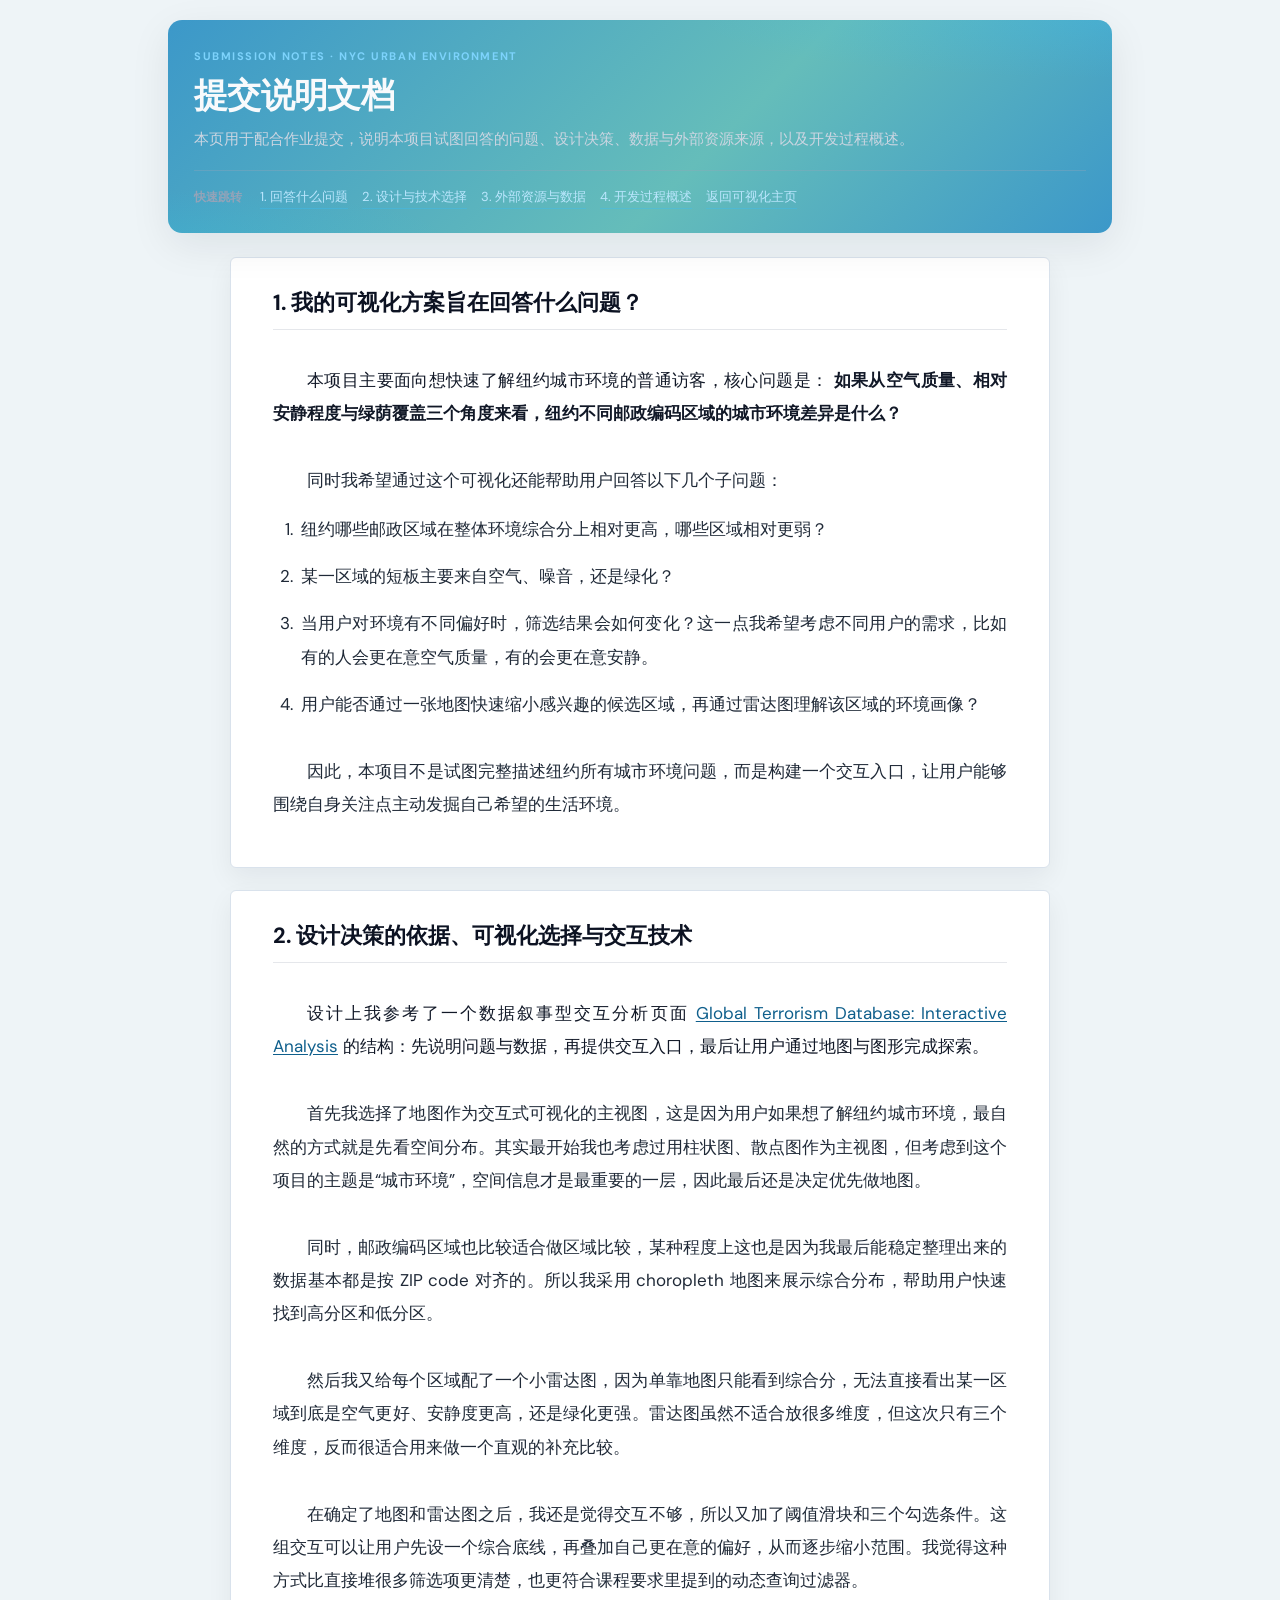
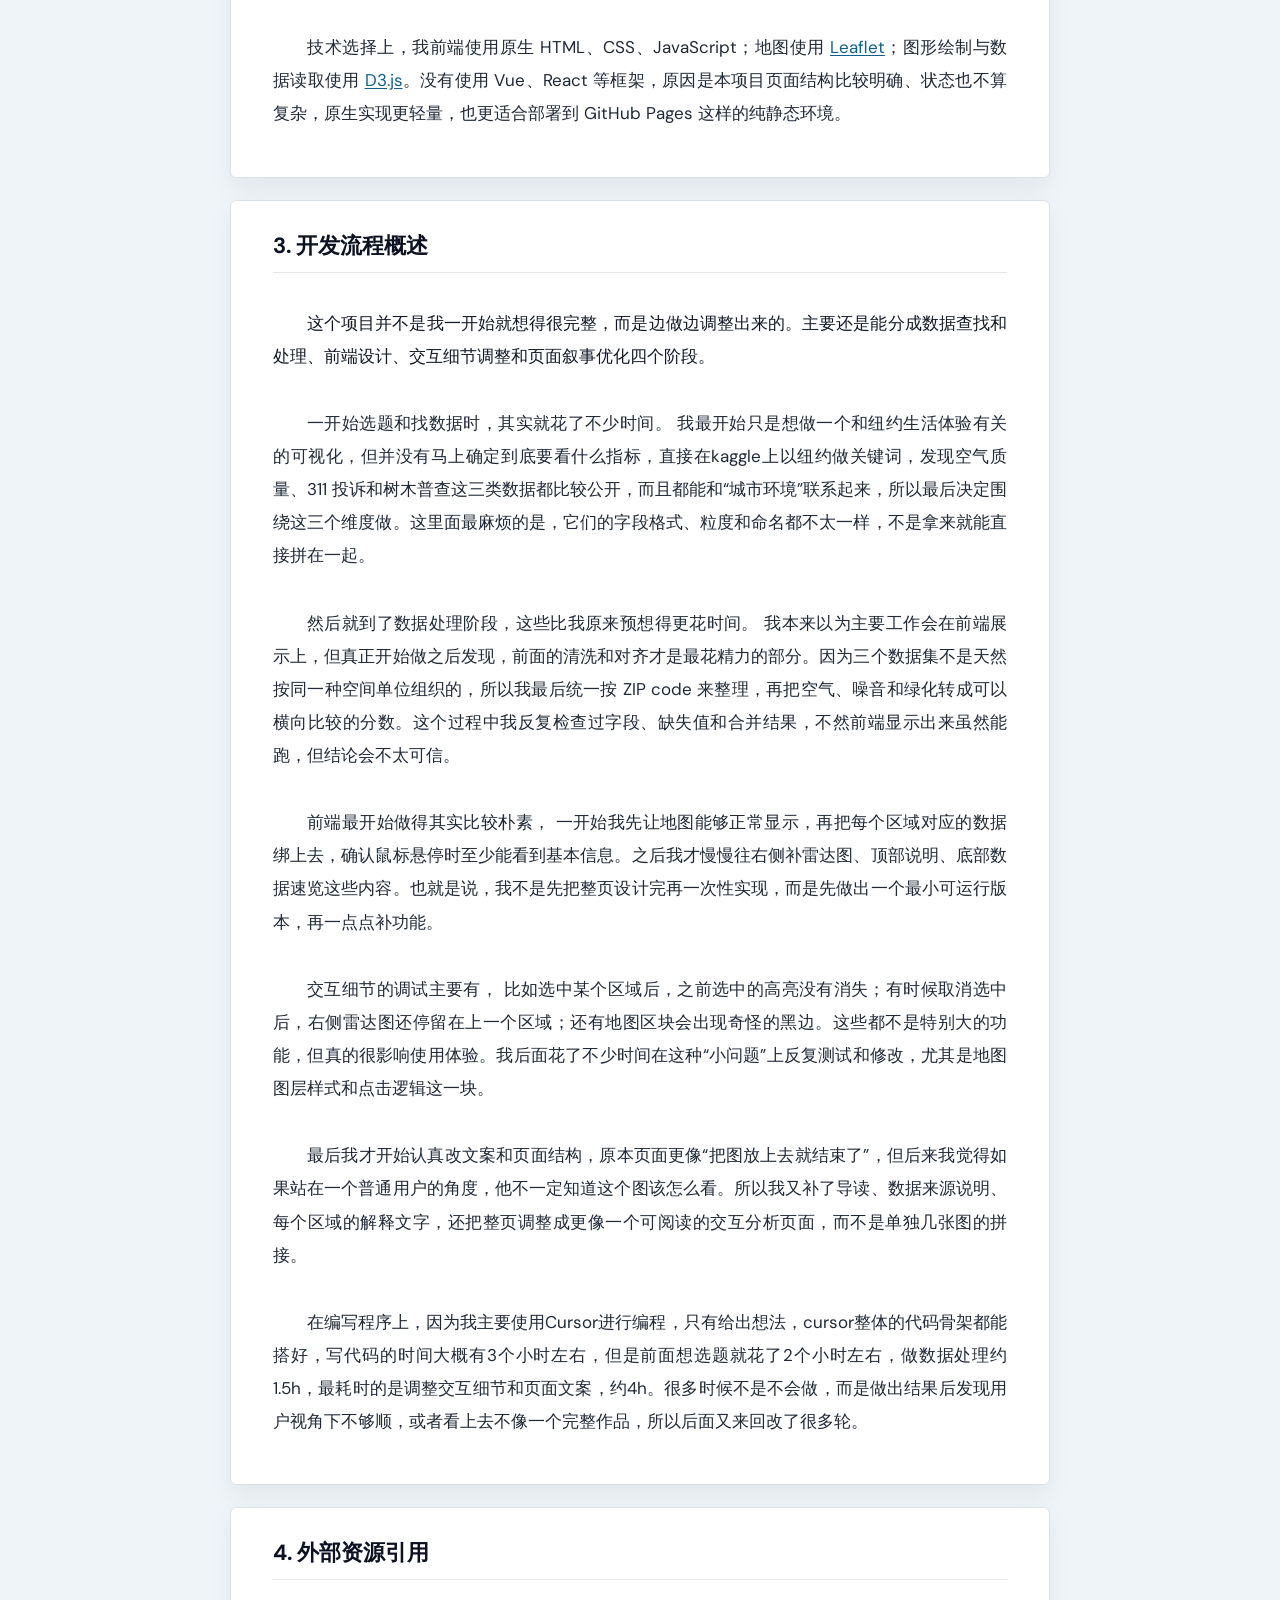
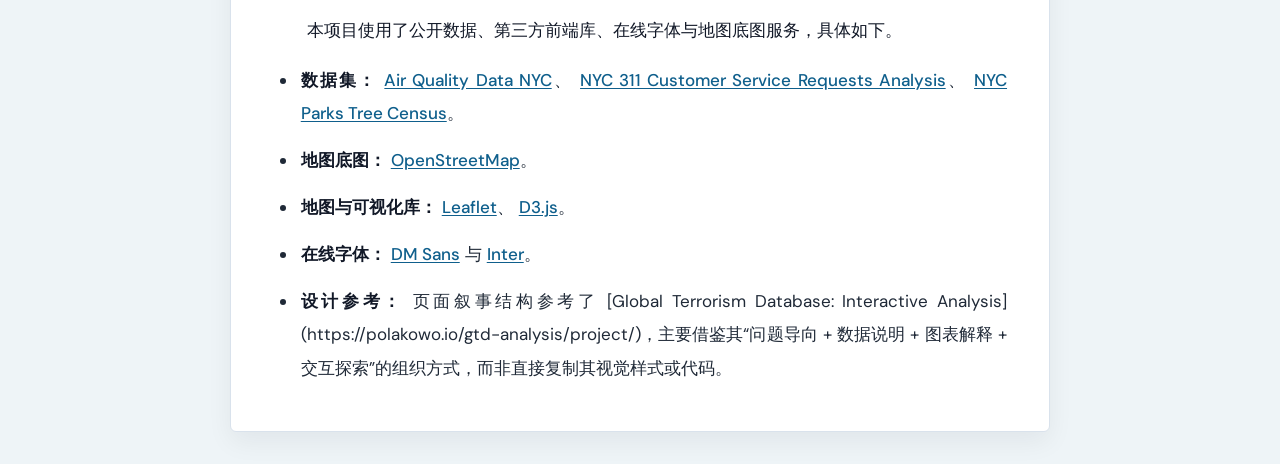
<file: apps/07-environment/submission.html>
<!doctype html>
<html lang="zh-CN">
  <head>
    <meta charset="UTF-8" />
    <meta name="viewport" content="width=device-width, initial-scale=1.0" />
    <title>提交说明文档 | 纽约城市环境交互可视化</title>
    <link rel="preconnect" href="https://fonts.googleapis.com" />
    <link rel="preconnect" href="https://fonts.gstatic.com" crossorigin />
    <link
      href="https://fonts.googleapis.com/css2?family=DM+Sans:ital,opsz,wght@0,9..40,400;0,9..40,500;0,9..40,600;0,9..40,700;1,9..40,400&family=Inter:wght@400;500;600;700&display=swap"
      rel="stylesheet"
    />
    <link rel="stylesheet" href="./styles.css" />
  </head>
  <body class="submission-body">
    <div class="page submission-page">
      <header class="hero">
        <p class="eyebrow">Submission Notes · NYC Urban Environment</p>
        <h1>提交说明文档</h1>
        <p class="subtitle">
          本页用于配合作业提交，说明本项目试图回答的问题、设计决策、数据与外部资源来源，以及开发过程概述。
        </p>
        <nav class="toc" aria-label="页面目录">
          <span class="toc-label">快速跳转</span>
          <a href="#question">1. 回答什么问题</a>
          <a href="#design">2. 设计与技术选择</a>
          <a href="#sources">3. 外部资源与数据</a>
          <a href="#process">4. 开发过程概述</a>
          <a href="./index.html">返回可视化主页</a>
        </nav>
      </header>

      <section id="question" class="panel prose">
        <h2>1. 我的可视化方案旨在回答什么问题？</h2>
        <p class="lead">
          本项目主要面向想快速了解纽约城市环境的普通访客，核心问题是：
          <strong>如果从空气质量、相对安静程度与绿荫覆盖三个角度来看，纽约不同邮政编码区域的城市环境差异是什么？</strong>
        </p>
        <p>
          同时我希望通过这个可视化还能帮助用户回答以下几个子问题：
        </p>
        <ol class="data-source-list">
          <li>纽约哪些邮政区域在整体环境综合分上相对更高，哪些区域相对更弱？</li>
          <li>某一区域的短板主要来自空气、噪音，还是绿化？</li>
          <li>当用户对环境有不同偏好时，筛选结果会如何变化？这一点我希望考虑不同用户的需求，比如有的人会更在意空气质量，有的会更在意安静。</li>
          <li>用户能否通过一张地图快速缩小感兴趣的候选区域，再通过雷达图理解该区域的环境画像？</li>
        </ol>
        <p>
          因此，本项目不是试图完整描述纽约所有城市环境问题，而是构建一个交互入口，让用户能够围绕自身关注点主动发掘自己希望的生活环境。
        </p>
      </section>

      <section id="design" class="panel prose">
        <h2>2. 设计决策的依据、可视化选择与交互技术</h2>
        <p class="lead">
          设计上我参考了一个数据叙事型交互分析页面
          <a href="https://polakowo.io/gtd-analysis/project/" target="_blank" rel="noopener noreferrer">Global Terrorism Database: Interactive Analysis</a>
          的结构：先说明问题与数据，再提供交互入口，最后让用户通过地图与图形完成探索。
        </p>
        <p>
          首先我选择了地图作为交互式可视化的主视图，这是因为用户如果想了解纽约城市环境，最自然的方式就是先看空间分布。其实最开始我也考虑过用柱状图、散点图作为主视图，但考虑到这个项目的主题是“城市环境”，空间信息才是最重要的一层，因此最后还是决定优先做地图。
        </p>
        <p>
          同时，邮政编码区域也比较适合做区域比较，某种程度上这也是因为我最后能稳定整理出来的数据基本都是按 ZIP code 对齐的。所以我采用 choropleth 地图来展示综合分布，帮助用户快速找到高分区和低分区。
        </p>
        <p>
          然后我又给每个区域配了一个小雷达图，因为单靠地图只能看到综合分，无法直接看出某一区域到底是空气更好、安静度更高，还是绿化更强。雷达图虽然不适合放很多维度，但这次只有三个维度，反而很适合用来做一个直观的补充比较。
        </p>
        <p>
          在确定了地图和雷达图之后，我还是觉得交互不够，所以又加了阈值滑块和三个勾选条件。这组交互可以让用户先设一个综合底线，再叠加自己更在意的偏好，从而逐步缩小范围。我觉得这种方式比直接堆很多筛选项更清楚，也更符合课程要求里提到的动态查询过滤器。
        </p>
        <p>
          技术选择上，我前端使用原生 HTML、CSS、JavaScript；地图使用 <a href="https://leafletjs.com/" target="_blank" rel="noopener noreferrer">Leaflet</a>；图形绘制与数据读取使用 <a href="https://d3js.org/" target="_blank" rel="noopener noreferrer">D3.js</a>。没有使用 Vue、React 等框架，原因是本项目页面结构比较明确、状态也不算复杂，原生实现更轻量，也更适合部署到 GitHub Pages 这样的纯静态环境。
        </p>
      </section>

      
      <section id="process" class="panel prose">
        <h2>3. 开发流程概述</h2>
        <p class="lead">
          这个项目并不是我一开始就想得很完整，而是边做边调整出来的。主要还是能分成数据查找和处理、前端设计、交互细节调整和页面叙事优化四个阶段。
        </p>
     <p>一开始选题和找数据时，其实就花了不少时间。
      我最开始只是想做一个和纽约生活体验有关的可视化，但并没有马上确定到底要看什么指标，直接在kaggle上以纽约做关键词，发现空气质量、311 投诉和树木普查这三类数据都比较公开，而且都能和“城市环境”联系起来，所以最后决定围绕这三个维度做。这里面最麻烦的是，它们的字段格式、粒度和命名都不太一样，不是拿来就能直接拼在一起。
    </p>
    <p>然后就到了数据处理阶段，这些比我原来预想得更花时间。
            我本来以为主要工作会在前端展示上，但真正开始做之后发现，前面的清洗和对齐才是最花精力的部分。因为三个数据集不是天然按同一种空间单位组织的，所以我最后统一按 ZIP code 来整理，再把空气、噪音和绿化转成可以横向比较的分数。这个过程中我反复检查过字段、缺失值和合并结果，不然前端显示出来虽然能跑，但结论会不太可信。
    </p>
    <p>前端最开始做得其实比较朴素，
            一开始我先让地图能够正常显示，再把每个区域对应的数据绑上去，确认鼠标悬停时至少能看到基本信息。之后我才慢慢往右侧补雷达图、顶部说明、底部数据速览这些内容。也就是说，我不是先把整页设计完再一次性实现，而是先做出一个最小可运行版本，再一点点补功能。
    </p>
    <p>
            交互细节的调试主要有，
            比如选中某个区域后，之前选中的高亮没有消失；有时候取消选中后，右侧雷达图还停留在上一个区域；还有地图区块会出现奇怪的黑边。这些都不是特别大的功能，但真的很影响使用体验。我后面花了不少时间在这种“小问题”上反复测试和修改，尤其是地图图层样式和点击逻辑这一块。
    </p>
    <p>
      最后我才开始认真改文案和页面结构，原本页面更像“把图放上去就结束了”，但后来我觉得如果站在一个普通用户的角度，他不一定知道这个图该怎么看。所以我又补了导读、数据来源说明、每个区域的解释文字，还把整页调整成更像一个可阅读的交互分析页面，而不是单独几张图的拼接。
    </p>
        <p>
          在编写程序上，因为我主要使用Cursor进行编程，只有给出想法，cursor整体的代码骨架都能搭好，写代码的时间大概有3个小时左右，但是前面想选题就花了2个小时左右，做数据处理约1.5h，最耗时的是调整交互细节和页面文案，约4h。很多时候不是不会做，而是做出结果后发现用户视角下不够顺，或者看上去不像一个完整作品，所以后面又来回改了很多轮。
        </p>
      </section>

      <section id="sources" class="panel prose">
        <h2>4. 外部资源引用</h2>
        <p class="lead">
          本项目使用了公开数据、第三方前端库、在线字体与地图底图服务，具体如下。
        </p>
        <ul class="data-source-list">
          <li>
            <strong>数据集：</strong>
            <a href="https://www.kaggle.com/datasets/kaggleprollc/air-quality-data-nyc" target="_blank" rel="noopener noreferrer">Air Quality Data NYC</a>、
            <a href="https://www.kaggle.com/datasets/shubhammore12/nyc-311-customer-service-requests-analysis?resource=download" target="_blank" rel="noopener noreferrer">NYC 311 Customer Service Requests Analysis</a>、
            <a href="https://www.kaggle.com/datasets/nycparks/tree-census" target="_blank" rel="noopener noreferrer">NYC Parks Tree Census</a>。
          </li>
          <li>
            <strong>地图底图：</strong>
            <a href="https://www.openstreetmap.org/" target="_blank" rel="noopener noreferrer">OpenStreetMap</a>。
          </li>
          <li>
            <strong>地图与可视化库：</strong>
            <a href="https://leafletjs.com/" target="_blank" rel="noopener noreferrer">Leaflet</a>、
            <a href="https://d3js.org/" target="_blank" rel="noopener noreferrer">D3.js</a>。
          </li>
          <li>
            <strong>在线字体：</strong>
            <a href="https://fonts.google.com/specimen/DM+Sans" target="_blank" rel="noopener noreferrer">DM Sans</a> 与 <a href="https://fonts.google.com/specimen/Inter" target="_blank" rel="noopener noreferrer">Inter</a>。
          </li>
          <li>
            <strong>设计参考：</strong>
            页面叙事结构参考了 [Global Terrorism Database: Interactive Analysis](https://polakowo.io/gtd-analysis/project/)，主要借鉴其“问题导向 + 数据说明 + 图表解释 + 交互探索”的组织方式，而非直接复制其视觉样式或代码。
          </li>
        </ul>
      </section>

    </div>
  </body>
</html>
</file>
<file: apps/02-population-rings/assets/index-D_KEs2T0.css>
body{margin:0;background:#fff;color:#000;font-family:Segoe UI,PingFang SC,Microsoft YaHei,sans-serif}#app{max-width:1300px;margin:0 auto;padding:16px}h1{margin:0 0 8px;font-size:26px}.lead{margin:0 0 12px;color:#000;font-size:14px}#chart{position:relative;background:#fff;border-radius:12px;box-shadow:0 4px 16px #d5d3de;overflow:hidden;width:100%}#chart svg{display:block;width:100%;height:auto}#legend{display:none}.legend-item{display:inline-flex;align-items:center;gap:6px}.ring-legend-note{width:100%;font-weight:600}.ring-legend-strip{display:inline-flex;align-items:stretch;border:1px solid #c8cdcf}.ring-legend-block{display:inline-flex;align-items:center;justify-content:center;min-width:72px;height:24px;padding:0 8px;font-size:12px;font-weight:700;color:#000;border-right:1px solid rgba(0,0,0,.12);box-sizing:border-box}.ring-legend-block:last-child{border-right:none}.ring-legend-unit{font-size:13px;font-weight:700;color:#000;white-space:nowrap}.legend-swatch{width:12px;height:12px;border-radius:2px}html,body{height:100%}#app{max-width:1300px;margin:0 auto;padding:8px 10px;height:100%;box-sizing:border-box;display:flex;flex-direction:column}.viz-frame{flex:0 1 auto;min-height:0;display:flex;flex-direction:column;border:1px solid #b8b8b8;border-radius:10px;overflow:hidden;background:#fff;box-shadow:0 1px 4px rgba(0,0,0,.06)}.viz-header{flex-shrink:0;padding:8px 12px 10px;border-bottom:1px solid #e5e5e5}.viz-title{margin:0;font-size:14px;font-weight:700;line-height:1.35;color:#000}.viz-chart-area{flex:0 1 auto;min-height:0;display:flex;flex-direction:column}.viz-footer{flex-shrink:0;padding:8px 12px 10px;border-top:1px solid #e5e5e5}.viz-caption{margin:0;font-size:14px;line-height:1.45;color:#000}
</file>
<file: apps/03-education-level/assets/index-CkyBRLjx.css>
:root{font-family:Segoe UI,PingFang SC,Microsoft YaHei,sans-serif;color:#1a1a1a;background:#f7f8fa}*{box-sizing:border-box}body{margin:0}#app{max-width:1400px;margin:0 auto;padding:4px 10px 8px}.title{margin:0 0 6px;font-size:26px;font-weight:700}.subtitle{margin:0 0 14px;color:#455;font-size:14px}.panel{background:#fff;border:1px solid #d6dde6;border-radius:12px;overflow:visible;box-shadow:0 2px 10px #0000000f}.swatch{width:11px;height:11px;border:1px solid rgba(0,0,0,.2);border-radius:2px;display:inline-block}.map-wrap{position:relative;width:100%;height:auto;min-height:0;background:#fff}.map-wrap svg{display:block;width:100%;height:auto}.legend-item{display:flex;align-items:center;gap:6px;line-height:1.45;margin:2px 0}.color-legend{position:absolute;right:10px;top:10px;width:126px;background:#ffffffeb;border:1px solid #d8dee4;border-radius:8px;padding:8px 10px;font-size:12px;color:#333;box-shadow:0 1px 8px #00000014}.legend-title{font-size:12px;font-weight:700;margin:0 0 4px}@media(max-width:960px){.color-legend{width:116px;font-size:11px}}html,body{min-height:100%}#chrome-shell{min-height:100%;height:auto;display:flex;flex-direction:column;max-width:1400px;margin:0 auto;background:#f7f8fa}.viz-header{flex-shrink:0;padding:8px 12px;border-bottom:1px solid #e5e5e5;background:#fff}.viz-title{margin:0;font-size:14px;font-weight:700;line-height:1.35;color:#1a1a1a}.viz-footer{flex-shrink:0;padding:8px 12px;border-top:1px solid #e5e5e5;background:#fff}.viz-caption{margin:0;font-size:12px;line-height:1.45;color:#1a1a1a}.viz-caption code{font-size:inherit;background:#eef2f7;padding:1px 5px;border-radius:4px;font-family:inherit}#app{flex:0 1 auto;overflow:visible;padding:4px 10px 8px!important;margin:0!important;max-width:none!important;width:100%}#app .title,#app .subtitle{display:none!important}
</file>
<file: apps/04-safety-linebox/assets/index-u2_P38gt.css>
body{margin:0;font-family:Segoe UI,PingFang SC,Microsoft YaHei,sans-serif;background:#fff;color:#000}#app{max-width:1180px;margin:0 auto;padding:2px 10px 4px}h1{margin:0 0 8px;font-size:22px}.lead{margin:0 0 3px;color:#000;font-size:14px;line-height:1.38}#chart{background:#fff;border-radius:10px;box-shadow:0 3px 16px #b6b3d64d;padding:0 0 6px;line-height:0;overflow:visible}#chart svg{display:block;width:100%;max-width:1120px;height:auto;margin:0 auto;transform:scale(0.93) translateY(8px);transform-origin:top center}#legend{margin-top:0;margin-bottom:0;padding:4px 8px 4px;border-top:1px solid #eceef2;background:#fff;display:flex;gap:14px;flex-wrap:wrap;font-size:15px;flex-shrink:0;align-items:center;line-height:1.2}.legend-item{display:inline-flex;align-items:center;gap:6px}.legend-swatch{width:11px;height:11px;border-radius:2px}.axis text{font-size:15px;fill:#000}.axis line,.axis path{stroke:#000}.grid line{stroke:#000;stroke-opacity:.28}.grid path{stroke:none}html,body{height:100%}#app{max-width:1180px;margin:0 auto;padding:8px 10px;height:100%;box-sizing:border-box;display:flex;flex-direction:column}.viz-frame{flex:0 1 auto;min-height:0;display:flex;flex-direction:column;border:1px solid #b8b8b8;border-radius:10px;overflow:hidden;background:#fff;box-shadow:0 1px 4px rgba(0,0,0,.06)}.viz-header{flex-shrink:0;padding:8px 12px 10px;border-bottom:1px solid #e5e5e5}.viz-title{margin:0;font-size:14px;font-weight:700;line-height:1.35;color:#000}.viz-chart-area{flex:0 1 auto;min-height:0;display:flex;flex-direction:column;gap:4px;overflow-y:auto;padding-top:0;box-sizing:border-box}.chart-shift-wrap{padding-top:12px;flex-shrink:0;width:100%;box-sizing:border-box}.viz-footer{flex-shrink:0;padding:18px 12px 12px;border-top:1px solid #e5e5e5;background:#fff}.viz-caption{margin:0;font-size:14px;line-height:1.45;color:#000}
</file>
<file: apps/05-economy/assets/index-hCltcHGh.css>
.doc-main[data-v-ece1c868]{flex-direction:column;gap:14px;display:flex}.doc-topbar-panels-grid[data-v-ece1c868]{grid-template-columns:repeat(2,minmax(0,1fr));align-items:stretch}.doc-top-card[data-v-ece1c868]{height:100%}.doc-top-card.selection-status-card[data-v-ece1c868]{flex-direction:column;justify-content:center;gap:6px;display:flex}@media (width<=1280px){.doc-topbar-panels-grid[data-v-ece1c868]{grid-template-columns:1fr}}.doc-focus-section[data-v-ece1c868]{border-radius:18px;margin:0 4px 14px;padding:14px 16px}.doc-focus-grid[data-v-ece1c868]{grid-template-columns:1fr 1fr;align-items:start;gap:14px;display:grid}.doc-subsection+.doc-subsection[data-v-ece1c868]{margin-top:14px}.doc-paragraph+.doc-paragraph[data-v-ece1c868]{margin-top:10px}.doc-image-block[data-v-ece1c868]{text-align:center;margin-top:18px}.doc-image-block+.doc-image-block[data-v-ece1c868]{margin-top:22px}.doc-image[data-v-ece1c868]{background:#fff9;border:1px solid #ffffff6b;border-radius:18px;width:50%;margin:0 auto;display:block;box-shadow:0 14px 30px #5c4f451a}code[data-v-ece1c868]{color:#4b433d;background:#ffffff94;border-radius:8px;padding:2px 6px;font-size:.92em}.guide-area-grid-single[data-v-ece1c868]{grid-template-columns:1fr}.doc-section[data-v-ece1c868]{padding:18px 20px}.doc-subtitle[data-v-ece1c868]{color:#403933;margin:0 0 8px;font-size:1.12rem;font-weight:650;line-height:1.45}.doc-paragraph[data-v-ece1c868]{color:#665d56;margin:0;font-size:1.02rem;line-height:1.9}.doc-top-card .control-area-kicker[data-v-ece1c868],.doc-top-card .selection-status-label[data-v-ece1c868],.doc-top-card .guide-kicker[data-v-ece1c868]{letter-spacing:.12em;text-transform:uppercase;color:#968a80;margin-bottom:10px;font-size:.9rem}.doc-top-card .guide-block strong[data-v-ece1c868],.doc-top-card .selection-status-value[data-v-ece1c868]{color:#403933;font-size:1.16rem;font-weight:650;line-height:1.45;display:block}.doc-top-card .guide-block p[data-v-ece1c868]{color:#665d56;margin:8px 0 0;font-size:1rem;line-height:1.72}.doc-focus-section .chart-summary-kicker[data-v-ece1c868],.doc-section .chart-summary-kicker[data-v-ece1c868]{letter-spacing:.12em;font-size:.82rem}.doc-focus-section .chart-summary-title[data-v-ece1c868],.doc-section .chart-summary-title[data-v-ece1c868]{font-size:1.28rem;line-height:1.35}.doc-focus-section .guide-block strong[data-v-ece1c868]{color:#403933;margin-bottom:6px;font-size:1.16rem;font-weight:650;line-height:1.45;display:block}.doc-focus-section .guide-block p[data-v-ece1c868]{color:#665d56;margin:0;font-size:1rem;line-height:1.72}.doc-image-caption[data-v-ece1c868]{color:#726a63;text-align:center;width:50%;margin:10px auto 0;font-size:.92rem;line-height:1.68}@media (width<=920px){.doc-focus-grid[data-v-ece1c868]{grid-template-columns:1fr}.doc-section[data-v-ece1c868]{padding:14px}.doc-subtitle[data-v-ece1c868]{font-size:1.02rem}.doc-paragraph[data-v-ece1c868]{font-size:.94rem;line-height:1.8}.doc-top-card .control-area-kicker[data-v-ece1c868],.doc-top-card .selection-status-label[data-v-ece1c868],.doc-top-card .guide-kicker[data-v-ece1c868]{font-size:.82rem}.doc-top-card .guide-block strong[data-v-ece1c868],.doc-top-card .selection-status-value[data-v-ece1c868],.doc-focus-section .guide-block strong[data-v-ece1c868],.doc-focus-section .chart-summary-title[data-v-ece1c868],.doc-section .chart-summary-title[data-v-ece1c868]{font-size:1.04rem}.doc-top-card .guide-block p[data-v-ece1c868],.doc-focus-section .guide-block p[data-v-ece1c868]{font-size:.94rem;line-height:1.68}.doc-image[data-v-ece1c868],.doc-image-caption[data-v-ece1c868]{width:100%}.doc-focus-section[data-v-ece1c868]{margin:0 2px 12px;padding:14px}}html,body,#app{width:100%;min-width:320px;min-height:100vh;margin:0;padding:0}*{box-sizing:border-box}button,select,input,textarea{font:inherit}.page-shell{max-width:1720px;min-height:100vh;margin:0 auto;padding:0 24px 24px}.topbar{z-index:30;padding:8px 4px 6px;position:sticky;top:0}.topbar-main{justify-content:space-between;align-items:center;gap:18px;display:flex}.topbar-main.topbar-main-compact{grid-template-columns:minmax(0,1.16fr) minmax(620px,.94fr);align-items:start;gap:14px;display:grid}.topbar-copy{min-width:0;max-width:none}.topbar-aside{min-width:0}.topbar-aside-grid{grid-template-columns:minmax(360px,1.22fr) minmax(300px,1fr);align-items:stretch;gap:12px;display:grid}.topbar-meta{flex-wrap:wrap;gap:10px;display:flex}.topbar-meta.topbar-meta-inline{place-content:stretch flex-end;min-width:336px}.topbar-meta.topbar-meta-inline .meta-chip{min-width:162px}.topbar-controls,.topbar-controls.topbar-controls-compact{margin-top:8px}.topbar-controls-grid{grid-template-columns:minmax(660px,1.7fr) minmax(300px,.9fr);align-items:start;gap:16px;display:grid}.topbar-controls-main{flex-direction:column;gap:12px;min-width:0;display:flex}.topbar-controls-strip{grid-template-columns:minmax(0,1fr) auto;align-items:stretch;gap:12px;display:grid}.toolbar-panel{grid-template-columns:repeat(2,minmax(0,1fr));align-items:stretch;gap:12px;display:grid}.toolbar-profile{grid-template-columns:minmax(0,1fr);align-items:stretch;gap:10px;display:grid}.chart-card-inline{min-height:10px;overflow:visible}.stats-card-shell{flex-direction:column;width:100%;height:auto;display:flex;overflow:visible}.stats-head{justify-content:space-between;align-items:flex-start;gap:16px;margin-bottom:8px;display:flex}.stats-card-shell svg{flex:1;width:100%;min-height:180px;display:block;overflow:visible}.map-stage{min-height:0;position:relative;overflow:visible}.map-panel{width:100%;height:clamp(420px,64vh,760px);min-height:0;position:relative;overflow:hidden}.map-svg{width:100%;height:100%;display:block}.header-read-card,.legend-card,.header-legend-card{padding:14px 16px}.header-read-card,.header-legend-card{height:100%}.floating-hover-chip{z-index:14;position:absolute;bottom:18px;right:18px}.loading-shell{min-height:100vh;padding:24px}.loading-topbar{height:118px;margin-bottom:20px}.loading-main-card{padding:22px}.skeleton-line{height:16px;margin-bottom:16px}.skeleton-lg{width:72%;height:28px}.skeleton-toolbar{height:78px;margin-bottom:18px}.skeleton-row{height:220px;margin-bottom:18px}.skeleton-map{width:100%;height:72vh}.map-scatter-overlay{z-index:12;flex-direction:column;gap:8px;width:min(520px,38%);display:flex;position:absolute;top:12px;left:12px;overflow:visible}.compact-mode .map-panel{height:clamp(340px,46vh,620px)}.compact-mode .map-scatter-overlay{width:min(600px,44%)}.chart-card-inline.chart-card-floating{width:100%;min-height:auto;overflow:visible}.compact-mode .map-scatter-overlay .chart-card-inline.chart-card-floating{height:300px}.chart-card-inline.chart-card-floating .stats-card-shell{min-height:0;overflow:visible}@media (width<=1480px){.topbar-main.topbar-main-compact{grid-template-columns:1fr}.topbar-aside-grid{grid-template-columns:1fr 1fr}.topbar-meta.topbar-meta-inline{justify-content:flex-start}}@media (width<=1280px){.map-scatter-overlay{width:min(360px,100% - 32px);top:16px;left:16px}.topbar-main{flex-direction:column;align-items:flex-start}.topbar-controls-grid,.topbar-aside-grid,.topbar-controls-strip{grid-template-columns:1fr}.topbar-meta.topbar-meta-inline{justify-content:flex-start;min-width:0}.toolbar-panel{grid-template-columns:repeat(2,minmax(0,1fr))}.toolbar-profile,.insight-row{grid-template-columns:1fr}}@media (width<=920px){.floating-hover-chip{top:12px;right:12px}.page-shell{padding:0 14px 18px}.topbar{padding:8px 2px 6px}.toolbar-panel,.toolbar-profile{grid-template-columns:1fr}.toolbar-stat{border-top:1px solid #8c857c1f;border-left:0;padding-top:8px;padding-left:0}.chart-card-inline{min-height:400px}.stats-card-shell svg{min-height:360px}.map-panel{min-height:66vh}.floating-hover-chip{bottom:12px;right:12px}}.topbar.topbar-title-fixed{z-index:40;padding:8px 4px 10px;position:sticky;top:0}.topbar-title-shell{max-width:1480px}.topbar-title-row{justify-content:space-between;align-items:flex-start;gap:16px;padding-right:18px;display:flex}.topbar-title-shell{flex:1;min-width:0}@media (width<=920px){.topbar-title-row{flex-direction:column;align-items:flex-start;padding-right:0}}.topbar-panels{padding:2px 2px 6px}.topbar-panels-grid{grid-template-columns:minmax(320px,.78fr) minmax(560px,1.22fr);align-items:start;gap:8px;display:grid}.control-area-card,.guide-area-card{flex-direction:column;gap:8px;min-width:0;display:flex}.control-area-kicker{letter-spacing:.12em;text-transform:uppercase;color:#968a80;margin-bottom:-2px;font-size:.74rem}.selection-status-card{border-radius:12px;padding:8px 10px}.guide-area-grid{grid-template-columns:minmax(280px,1.02fr) minmax(320px,1.18fr);align-items:stretch;gap:8px;display:grid}.dashboard-shell{padding-top:6px}@media (width<=1280px){.topbar-panels-grid,.guide-area-grid{grid-template-columns:1fr}}@media (width<=920px){.topbar.topbar-title-fixed{padding:8px 2px}.topbar-panels{padding:6px 2px 8px}}:root{color:#4c443d;background:radial-gradient(circle at 0 0,#fffffff5,#0000 34%),radial-gradient(circle at 100% 0,#f3bc9c1f,#0000 26%),linear-gradient(#fffaf5 0%,#f7f1ea 54%,#f6f2ed 100%);font-family:Inter,SF Pro Display,Segoe UI,PingFang SC,Hiragino Sans GB,Microsoft YaHei,sans-serif}body{color:#4c443d;background:radial-gradient(circle at 0 0,#fffffff5,#0000 34%),radial-gradient(circle at 100% 0,#f3bc9c1f,#0000 26%),linear-gradient(#fffaf5 0%,#f7f1ea 54%,#f6f2ed 100%)}.topbar{-webkit-backdrop-filter:blur(18px);backdrop-filter:blur(18px);background:#fffaf5c7}.eyebrow{letter-spacing:.16em;text-transform:uppercase;color:#9a887a;margin-bottom:6px;font-size:.74rem}.hero-title{color:#3f3731;flex-wrap:wrap;align-items:baseline;gap:6px 12px;margin:0;line-height:1.04;display:flex}.hero-title-main{letter-spacing:-.03em;font-size:clamp(1.8rem,2.45vw,2.7rem);font-weight:700}.hero-title-sub{color:#59504a;letter-spacing:-.01em;font-size:clamp(1.04rem,1.45vw,1.28rem);font-weight:600}.topbar-subtitle{color:#5f5651;max-width:1320px;margin:6px 0 0;font-size:.95rem;line-height:1.48}.meta-chip,.toolbar-select-group,.toolbar-profile,.header-read-card,.header-legend-card,.legend-card,.chart-card-inline,.map-panel,.loading-main-card{-webkit-backdrop-filter:blur(16px);backdrop-filter:blur(16px);background:#ffffff57;border:1px solid #fff3;box-shadow:0 8px 26px #64564c0d}.meta-chip{border-radius:14px;min-width:152px;padding:9px 12px}.meta-chip span{letter-spacing:.08em;text-transform:uppercase;color:#96887d;margin-bottom:4px;font-size:.68rem;display:block}.meta-chip strong{color:#3f3732;font-size:.84rem;font-weight:600;line-height:1.32;display:block}.toolbar-select-group,.toolbar-profile{border-radius:12px;padding:8px 10px}.toolbar-select-group label{letter-spacing:.08em;text-transform:uppercase;color:#8e8278;margin-bottom:6px;font-size:.7rem;display:block}.toolbar-select-group select{color:#433c36;background:#ffffffc7;border:1px solid #93877c29;border-radius:10px;outline:none;width:100%;padding:8px 10px;font-size:.86rem;transition:all .2s;box-shadow:inset 0 1px #ffffff8f}.toolbar-select-group select:focus{border-color:#2a668c47;box-shadow:0 0 0 3px #2a668c14}.toolbar-stat:first-child{border-left:0;padding-left:0}.toolbar-stat{border-left:1px solid #8c857c1f;padding-left:10px}.toolbar-stat .label{color:#8a8279;margin-bottom:4px;font-size:.76rem;display:block}.toolbar-stat .value{color:#3f3833;font-size:.9rem;font-weight:650;display:block}.toolbar-profile .toolbar-stat{border-left:0;padding-left:0}.toolbar-profile .toolbar-stat+.toolbar-stat{border-top:1px solid #8c857c1f;padding-top:8px}.guide-kicker,.legend-title,.stats-kicker{letter-spacing:.12em;text-transform:uppercase;color:#968a80;margin-bottom:8px;font-size:.74rem}.header-read-card,.header-legend-card{border-radius:12px;padding:8px 10px}.guide-block+.guide-block{margin-top:8px}.guide-block strong{color:#403933;margin-bottom:3px;font-size:.92rem;display:block}.guide-block p{color:#726a63;margin:0;font-size:.84rem;line-height:1.48}.legend-block{flex-direction:column;gap:6px;margin:0 0 8px;display:flex;overflow:visible}.legend-gradient{background:linear-gradient(90deg,#fc757b 0%,#f97f5f 14%,#faa26f 28%,#fdcd94 42%,#fee199 56%,#b0d6a9 70%,#65bdba 84%,#3c9bc9 100%);border:1px solid #8c857c29;border-radius:999px;width:100%;height:12px;box-shadow:inset 0 1px 2px #5a504814}.legend-scale{color:#6b625b;justify-content:space-between;align-items:center;gap:16px;font-size:.74rem;line-height:1.2;display:flex}.legend-circle-row{color:#59514b;flex-wrap:wrap;align-items:center;gap:12px;margin-bottom:6px;font-size:.82rem;display:flex;overflow:visible}.legend-bubble-demo{flex:0 0 58px;width:58px;height:28px;position:relative;overflow:visible}.legend-bubble{background:#2a668c24;border:2px solid #2a668c;border-radius:50%;position:absolute;bottom:0}.legend-bubble-sm{width:8px;height:8px;bottom:2px;left:4px}.legend-bubble-md{width:14px;height:14px;bottom:1px;left:18px}.legend-bubble-lg{width:20px;height:20px;bottom:0;left:36px}.legend-note{color:#706860;margin:0;font-size:.76rem;line-height:1.35}.stats-head h4{color:#403933;margin:0;font-size:1.18rem}.stats-description{color:#706860;margin:0 0 12px;font-size:.95rem;line-height:1.62}.hint{color:#2a668c;margin:0;font-size:.84rem;line-height:1.5}.map-panel{background:#ffffff2e;border-radius:22px}.map-svg{cursor:grab}.map-svg.is-panning{cursor:grabbing}.map-svg.brush-enabled,.map-svg.brush-enabled .brush-layer .overlay{cursor:crosshair}.map-tooltip{z-index:20;-webkit-backdrop-filter:blur(18px);backdrop-filter:blur(18px);color:#4c453f;pointer-events:none;background:#ffffffe6;border:1px solid #ffffffa3;border-radius:18px;min-width:248px;max-width:286px;padding:14px 16px;font-size:.86rem;line-height:1.72;position:absolute;box-shadow:0 16px 30px #5c4f451a}.tooltip-title{color:#3f3833;margin-bottom:6px;font-size:.96rem;font-weight:700}.floating-hover-chip{-webkit-backdrop-filter:blur(14px);backdrop-filter:blur(14px);color:#5d554f;background:#ffffff85;border:1px solid #ffffff3d;border-radius:999px;padding:9px 13px;font-size:.84rem}.zip-path{transition:opacity .16s,stroke-width .16s,stroke .16s}.chart-card-inline.chart-card-floating{-webkit-backdrop-filter:blur(18px);backdrop-filter:blur(18px);background:#ffffffb8;border:1px solid #ffffff6b;border-radius:20px;padding:10px 12px;overflow:visible;box-shadow:0 14px 30px #5c4f451a}.chart-summary-card{-webkit-backdrop-filter:blur(18px);backdrop-filter:blur(18px);background:#ffffffb8;border:1px solid #ffffff6b;border-radius:18px;padding:14px 16px;box-shadow:0 14px 30px #5c4f451a}.chart-summary-kicker{letter-spacing:.12em;text-transform:uppercase;color:#968a80;margin-bottom:6px;font-size:.72rem}.chart-summary-title{color:#3f3833;margin-bottom:8px;font-size:1rem;font-weight:650;line-height:1.3}.chart-summary-text{color:#665d56;margin:0;font-size:.88rem;line-height:1.6}.chart-summary-text+.chart-summary-text{margin-top:6px}.chart-card-inline.chart-card-floating .stats-card-shell{padding:0 2px;overflow:visible}.chart-card-inline.chart-card-floating svg{overflow:visible}.loading-topbar,.skeleton-toolbar,.skeleton-row,.skeleton-map,.skeleton-line,.loading-main-card{border-radius:22px}.skeleton{background:linear-gradient(90deg,#e2dbd461,#ffffffc7,#e2dbd461) 0 0/240% 100%;animation:1.6s linear infinite shimmer;position:relative;overflow:hidden}@keyframes shimmer{0%{background-position:200% 0}to{background-position:-40% 0}}@media (width<=920px){.hero-title-main{font-size:clamp(1.45rem,6.2vw,2rem)}.hero-title-sub{font-size:.96rem}.topbar-subtitle{font-size:.88rem}}.topbar.topbar-title-fixed{-webkit-backdrop-filter:blur(18px);backdrop-filter:blur(18px);background:#fffaf5db;border-bottom:1px solid #ffffff38}.control-area-card,.guide-area-card,.selection-status-card{-webkit-backdrop-filter:blur(16px);backdrop-filter:blur(16px);background:#ffffff57;border:1px solid #fff3;box-shadow:0 8px 26px #64564c0d}.control-area-card,.guide-area-card{border-radius:12px;padding:8px 10px}.selection-status-card{background:#ffffff7a}.selection-status-label{letter-spacing:.08em;text-transform:uppercase;color:#8f8379;margin-bottom:4px;font-size:.66rem}.selection-status-value{color:#3f3833;font-size:.9rem;font-weight:650;line-height:1.35}.guide-area-grid .header-legend-card,.guide-area-grid .header-read-card{border-radius:12px;height:100%;padding:8px 10px}.brush-layer{display:block}.brush-layer .selection{fill:#2a668c1a;stroke:#2a668cf2;stroke-width:1.4px;rx:12px}.brush-layer .overlay{cursor:crosshair}.chart-card-inline.chart-card-floating{overflow:visible}.doc-link-button{white-space:nowrap;color:#3f3833;-webkit-backdrop-filter:blur(16px);backdrop-filter:blur(16px);background:#ffffffb8;border:1px solid #ffffff57;border-radius:999px;justify-content:center;align-items:center;min-height:48px;margin-top:10px;padding:13px 24px;font-size:1rem;font-weight:650;line-height:1;text-decoration:none;transition:transform .18s,box-shadow .18s,background .18s;display:inline-flex;box-shadow:0 12px 28px #64564c1a}.doc-link-button:hover{background:#ffffffd6;transform:translateY(-1px);box-shadow:0 16px 30px #64564c24}.doc-link-button:active{transform:translateY(0)}
</file>
<file: apps/06-transport/assets/index-BGzIO_AF.css>
:root{--text:#2c3e50;--bg:#f8f9fa;--border:#eaecee;--sans:"Inter", "Helvetica Neue", Arial, sans-serif}html,body{width:100vw;height:100vh;font-family:var(--sans);background-color:var(--bg);color:var(--text);-webkit-font-smoothing:antialiased;margin:0;padding:0;overflow:hidden}#app{flex-direction:column;width:100vw;max-width:none;height:100vh;margin:0;padding:0;display:flex}*{box-sizing:border-box}:global(#app){width:100vw!important;max-width:100vw!important;margin:0!important;padding:0!important;display:block!important}html,body{background-color:#f8f9fa;width:100vw;height:100%;margin:0;padding:0;font-family:Inter,Helvetica Neue,Arial,sans-serif;overflow-x:hidden}.app-container{scroll-behavior:smooth;width:100vw;min-height:100vh;overflow:hidden auto}.screen-section{box-sizing:border-box;flex-direction:column;width:100vw;height:auto;min-height:100vh;padding:10px 5px 20px;display:flex;position:relative}.light-theme{color:#2c3e50;background-color:#f8f9fa}.header{text-align:center;flex-shrink:0;margin-bottom:10px}.header h1{color:#4198ac;letter-spacing:.5px;margin:0 0 5px;font-size:1.8rem;font-weight:800}.header p{color:#7f8c8d;margin:0;font-size:.9rem}.main-content{flex-direction:row;flex:1;justify-content:space-between;align-items:stretch;gap:3px;width:100%;min-height:0;display:flex}.compact-sidebar{flex-direction:column;flex-shrink:0;gap:8px;width:240px;display:flex}.control-card{background:#fff;border:1px solid #eaecee;border-radius:12px;flex-shrink:0;padding:10px;box-shadow:0 4px 15px #0000000a}.section-title{color:#95a5a6;text-transform:uppercase;border-bottom:1px solid #f2f4f4;margin-bottom:10px;padding-bottom:6px;font-size:.75rem;font-weight:700}.time-value{color:#ed8d5a;text-align:center;margin-bottom:4px;font-size:1.5rem;font-weight:700}.slider{cursor:pointer;accent-color:#4198ac;width:100%;margin-bottom:12px}.mode-label{color:#7f8c8d;margin-bottom:6px;font-size:.8rem;font-weight:500}.toggle-group{background:#f2f4f4;border-radius:6px;gap:3px;padding:3px;display:flex}.toggle-group button{color:#7f8c8d;cursor:pointer;background:0 0;border:none;border-radius:4px;flex:1;padding:8px 4px;font-size:.8rem;font-weight:600;transition:all .2s}.toggle-group button.active{color:#4198ac;background:#fff;box-shadow:0 2px 6px #0000001a}.toggle-btn{color:#00a0d2;cursor:pointer;background:0 0;border:1px solid #00a0d2;border-radius:6px;width:100%;padding:8px;font-size:.85rem;font-weight:700;transition:all .3s}.btn-active{color:#fff!important;background:#00a0d2!important}.recommendation-card{border-top:3px solid #9b59b6}.weight-label{color:#34495e;justify-content:space-between;margin-bottom:5px;font-size:.8rem;font-weight:700;display:flex}.weight-slider{accent-color:#9b59b6}.recommendation-list{flex-direction:column;gap:8px;margin-top:15px;display:flex}.rec-item{cursor:pointer;background:#f8f9fa;border:1px solid #eaecee;border-radius:8px;align-items:center;padding:8px;transition:all .2s;display:flex}.rec-item:hover{background:#f4ecf7;border-color:#9b59b6}.rec-active{color:#fff;background:#9b59b6;border-color:#8e44ad}.rec-active .rec-info span{color:#e8daef}.rec-rank{color:#ed8d5a;text-align:center;width:45px;margin-right:12px;font-size:1.1rem;font-weight:900}.rec-active .rec-rank{color:#f1c40f}.rec-info{flex-direction:column;display:flex}.rec-info strong{font-size:.9rem}.rec-info span{color:#7f8c8d;font-size:.75rem}.form-control{color:#2c3e50;border:1px solid #bdc3c7;border-radius:6px;outline:none;width:100%;padding:8px;font-size:.8rem}.play-btn{color:#fff;cursor:pointer;background:#27ae60;border:none;border-radius:6px;width:100%;margin-top:5px;padding:8px;font-size:.9rem;font-weight:700;transition:all .3s;box-shadow:0 4px 10px #0000001a}.clear-btn{color:#fff;cursor:pointer;background:#e74c3c;border:none;border-radius:6px;width:100%;margin-top:5px;padding:8px;font-size:.9rem;font-weight:700}.zip-highlight{color:#4198ac;text-align:center;font-size:1.5rem;font-weight:800}.neighborhood-name{color:#7f8c8d;text-align:center;margin-bottom:12px;font-size:.9rem}.stats-list{flex-direction:column;gap:6px;display:flex}.stat-item{border-bottom:1px dashed #eaecee;justify-content:space-between;align-items:center;padding-bottom:4px;display:flex}.stat-val{color:#2c3e50;font-weight:700}.reachable-count{color:#ed8d5a;font-size:1.1rem}.map-wrapper{background-color:#f4f7f6;border:1px solid #eaecee;border-radius:12px;flex:1;display:flex;position:relative;overflow:hidden;box-shadow:0 4px 20px #0000000d}.map-container{width:100%;height:100%}.top-overlay-group{z-index:1000;pointer-events:none;flex-direction:column;align-items:center;gap:8px;display:flex;position:absolute;top:20px;left:50%;transform:translate(-50%)}.map-hint{color:#34495e;pointer-events:none;background:#ffffffe6;border:1px solid #eaecee;border-radius:20px;margin:0;padding:6px 12px;font-size:.85rem;font-weight:700;position:relative;box-shadow:0 4px 12px #00000014}.map-legend{pointer-events:auto;background:#fffffff2;border:1px solid #eaecee;border-radius:8px;width:200px;margin:0;padding:10px 14px;position:relative;box-shadow:0 4px 15px #0000001a}.legend-labels{color:#34495e;justify-content:space-between;margin-bottom:5px;font-size:.75rem;font-weight:700;display:flex}.color-gradient-bar{background:linear-gradient(90deg,#4198ac,#7bc0cd,#dbcb92,#ecb66c,#ed8d5a);border-radius:4px;height:8px}.tooltip{color:#2c3e50;pointer-events:none;z-index:1000;background:#fff;border:1px solid #eaecee;border-radius:8px;padding:10px 14px;font-size:.9rem;position:absolute;box-shadow:0 8px 20px #00000026}.tooltip .highlight-time{color:#ed8d5a;font-size:1.1rem;font-weight:700}.tooltip-sub{color:#7f8c8d;margin-top:2px;font-size:.8rem;display:inline-block}.scroll-down-indicator{text-align:center;color:#7f8c8d;pointer-events:none;font-size:.85rem;font-weight:700;animation:2s infinite bounce;position:absolute;bottom:5px;left:50%;transform:translate(-50%)}.arrow-down{border-top:12px solid #bdc3c7;border-left:10px solid #0000;border-right:10px solid #0000;width:0;height:0;margin:5px auto 0}@keyframes bounce{0%,20%,50%,80%,to{transform:translateY(0)}40%{transform:translateY(-10px)}60%{transform:translateY(-5px)}}.pulse-section{background-color:#f8f9fa;border-top:1px solid #eaecee;padding-top:50px}.chart-tooltip{color:#2c3e50;pointer-events:none;z-index:1000;background:#fffffff2;border-left:4px solid #ed8d5a;border-radius:6px;padding:10px 14px;font-size:.9rem;position:absolute;box-shadow:0 4px 15px #0000001a}.global-header{background:linear-gradient(90deg,#fff,#f8f9fa);border-bottom:1px solid #eee;justify-content:space-between;align-items:center;padding:25px 4vw 10px;display:flex}.title-group h1{color:#4198ac;margin:0;font-size:1.8rem}.title-group p{color:#7f8c8d;margin:5px 0 0;font-size:1rem}.narrative-text{color:#34495e;margin-top:4px;font-size:.75rem;line-height:1.4}.doc-btn{color:#fff;cursor:pointer;background:#4198ac;border:none;border-radius:25px;padding:10px 20px;font-weight:700;transition:all .3s;box-shadow:0 4px 10px #4198ac33}.doc-btn:hover{background:#34495e;transform:translateY(-2px)}.modal-overlay{-webkit-backdrop-filter:blur(4px);backdrop-filter:blur(4px);z-index:9999;background:#0009;justify-content:center;align-items:center;width:100vw;height:100vh;display:flex;position:fixed;top:0;left:0}.modal-content{background:#fff;border-radius:16px;width:60%;max-height:80vh;padding:30px;position:relative;box-shadow:0 20px 50px #0000004d}.modal-scroll-area{text-align:left;max-height:65vh;padding-right:15px;overflow-y:auto}.close-modal{cursor:pointer;color:#95a5a6;background:0 0;border:none;font-size:2rem;position:absolute;top:15px;right:20px}.modal-content h3{color:#4198ac;border-left:4px solid #4198ac;margin-top:25px;padding-left:10px}
</file>
<file: apps/08-livability-ranking/assets/index-DwBLP9Ds.css>
html,body{width:100%;height:100%;margin:0;padding:0}.livability-page[data-v-c6b89f0c]{color:#1f2937;max-width:1280px;margin:0 auto;padding:28px 24px 40px}.ranking-header[data-v-c6b89f0c]{margin-bottom:22px}.ranking-header h1[data-v-c6b89f0c]{letter-spacing:-.02em;margin:0 0 8px;font-size:30px;font-weight:760}.ranking-header p[data-v-c6b89f0c]{color:#6b7280;max-width:960px;margin:0;font-size:15px;line-height:1.7}.ranking-layout[data-v-c6b89f0c]{grid-template-columns:minmax(0,1fr) 310px;align-items:start;gap:18px;display:grid}.chart-card[data-v-c6b89f0c],.side-card[data-v-c6b89f0c]{background:var(--surface);border:1px solid var(--line);box-shadow:var(--shadow);border-radius:14px}.chart-card[data-v-c6b89f0c]{padding:18px 18px 22px}.side-card[data-v-c6b89f0c]{padding:18px;position:sticky;top:18px}.profile-tabs[data-v-c6b89f0c]{flex-wrap:wrap;gap:10px;margin-bottom:16px;display:flex}.profile-tab[data-v-c6b89f0c]{border:1px solid var(--line);background:var(--bg);color:var(--text);cursor:pointer;text-align:center;box-sizing:border-box;border-radius:14px;flex:calc(50% - 10px);padding:12px 10px;font-size:14px;font-weight:650;line-height:1.25;transition:all .15s}.profile-tab[data-v-c6b89f0c]:hover{background:var(--soft)}.profile-tab.active[data-v-c6b89f0c]{color:#fff;background:#111827;border-color:#111827}.profile-summary[data-v-c6b89f0c]{background:var(--bg);border:1px solid var(--line);border-radius:14px;grid-template-columns:1.4fr 1fr;gap:12px;margin-bottom:12px;padding:14px;display:grid}.profile-summary h2[data-v-c6b89f0c]{margin:0 0 6px;font-size:18px;font-weight:760}.profile-summary p[data-v-c6b89f0c]{color:#6b7280;margin:0;font-size:13px;line-height:1.6}.legend[data-v-c6b89f0c]{color:#374151;flex-wrap:wrap;place-content:start flex-end;gap:10px 14px;font-size:13px;display:flex}.legend-item[data-v-c6b89f0c]{white-space:nowrap;align-items:center;gap:6px;display:inline-flex}.legend-dot[data-v-c6b89f0c]{border-radius:999px;width:10px;height:10px;display:inline-block}.legend-dot.traffic[data-v-c6b89f0c]{background:#3b82f6}.legend-dot.environment[data-v-c6b89f0c]{background:#22c55e}.legend-dot.economic[data-v-c6b89f0c]{background:#facc15}.legend-dot.social[data-v-c6b89f0c]{background:#8b5cf6}.chart-wrap[data-v-c6b89f0c]{width:100%;min-height:540px;overflow:hidden}.chart-wrap svg[data-v-c6b89f0c]{width:100%;height:540px;display:block}.state-box[data-v-c6b89f0c]{color:#6b7280;background:#f9fafb;border:1px solid #e5e7eb;border-radius:14px;justify-content:center;align-items:center;min-height:420px;display:flex}.error-box[data-v-c6b89f0c]{color:#b91c1c;text-align:center;background:#fef2f2;border-color:#fecaca;padding:18px}.side-card h2[data-v-c6b89f0c]{margin:0 0 10px;font-size:17px;font-weight:760}.weight-list[data-v-c6b89f0c]{gap:8px;margin:12px 0 18px;display:grid}.weight-row[data-v-c6b89f0c]{grid-template-columns:74px 1fr 42px;align-items:center;gap:8px;font-size:13px;display:grid}.weight-bar-bg[data-v-c6b89f0c]{background:var(--soft);border-radius:999px;height:8px;overflow:hidden}.weight-bar[data-v-c6b89f0c]{border-radius:999px;height:100%}.weight-row strong[data-v-c6b89f0c]{text-align:right;color:#4b5563;font-variant-numeric:tabular-nums}.top-list[data-v-c6b89f0c]{gap:8px;margin:0;padding:0;list-style:none;display:grid}.top-item[data-v-c6b89f0c]{background:var(--bg);border:1px solid var(--line);border-radius:12px;grid-template-columns:28px 1fr auto;align-items:center;gap:8px;padding:8px 10px;font-size:13px;display:grid}.rank[data-v-c6b89f0c]{color:#fff;background:#111827;border-radius:999px;justify-content:center;align-items:center;width:24px;height:24px;font-size:12px;font-weight:700;display:inline-flex}.place[data-v-c6b89f0c]{gap:2px;min-width:0;display:grid}.place-name[data-v-c6b89f0c]{color:#111827;text-overflow:ellipsis;white-space:nowrap;font-weight:700;overflow:hidden}.place-zip[data-v-c6b89f0c]{color:#6b7280;text-overflow:ellipsis;white-space:nowrap;font-size:12px;overflow:hidden}.top-item strong[data-v-c6b89f0c]{color:#374151;font-variant-numeric:tabular-nums;font-weight:700}.side-note[data-v-c6b89f0c]{border-top:1px solid var(--line);color:var(--muted);margin:16px 0 0;padding-top:14px;font-size:12px;line-height:1.7}.chart-tooltip[data-v-c6b89f0c]{pointer-events:none;color:#fff;opacity:0;z-index:20;background:#111827f0;border-radius:10px;max-width:260px;padding:10px 12px;font-size:12px;line-height:1.55;position:fixed;transform:translate(-50%,-110%);box-shadow:0 12px 28px #0f172a3d}[data-v-c6b89f0c] .axis text{fill:#4b5563;font-size:12px}[data-v-c6b89f0c] .axis path,[data-v-c6b89f0c] .axis line{stroke:#d1d5db}[data-v-c6b89f0c] .grid line{stroke:#e5e7eb;stroke-dasharray:4 4}[data-v-c6b89f0c] .grid path{display:none}[data-v-c6b89f0c] .bar-segment{cursor:pointer;transition:opacity .15s}[data-v-c6b89f0c] .bar-segment:hover{opacity:.82}@media (width<=980px){.ranking-layout[data-v-c6b89f0c]{grid-template-columns:1fr}.side-card[data-v-c6b89f0c]{position:static}.profile-summary[data-v-c6b89f0c]{grid-template-columns:1fr}.legend[data-v-c6b89f0c]{justify-content:flex-start}}
</file>
<file: apps/07-environment/styles.css>
* {
  box-sizing: border-box;
}

:root {
  --ink: #0c1222;
  --muted: #475569;
  --line: #e2e8f0;
  --panel: #ffffff;
  --page-bg: #eaf6f5;
  --hero-top: #0f172a;
  --hero-mid: #1e3a5f;
  --accent: #38bdf8;
  --accent-soft: rgba(56, 189, 248, 0.12);
  --good: #16a34a;
  --warn: #f59e0b;
  --bad: #ef4444;
  --radius: 14px;
  --shadow: 0 12px 40px rgba(15, 23, 42, 0.08);
  --shadow-sm: 0 4px 14px rgba(15, 23, 42, 0.06);
  --page-bg: #eaf6f5;
  --link: #0f766e;
  --link-hover: #115e59;
  font-family: "DM Sans", Inter, "Segoe UI", system-ui, sans-serif;
}

body {
  margin: 0;
  color: var(--ink);
  background:
    radial-gradient(circle at top left, rgba(255, 255, 255, 0.78), transparent 34%),
    linear-gradient(180deg, #f4fcfb 0%, #eefaf8 28%, var(--page-bg) 62%, #dff1ef 100%);
  line-height: 1.55;
}

a {
  color: var(--link);
}

a:hover {
  color: var(--link-hover);
}

.page {
  display: flex;
  flex-direction: column;
  gap: 16px;
  padding: 20px 18px 32px;
  max-width: 1560px;
  margin: 0 auto;
}

/* Hero — 参照数据叙事站点的「项目头图」层次 */
.hero {
  position: relative;
  border-radius: var(--radius);
  padding: 28px 26px 24px;
  color: #f8fafc;
  background: linear-gradient(135deg, #3c98c9 0%, #65bdba 58%, #3c98c9 100%);
  box-shadow: var(--shadow);
  overflow: hidden;
}

.hero::before {
  content: "";
  position: absolute;
  inset: 0;
  background:
    radial-gradient(ellipse 80% 50% at 100% 0%, rgba(56, 189, 248, 0.25), transparent 55%),
    radial-gradient(ellipse 60% 40% at 0% 100%, rgba(34, 211, 238, 0.12), transparent 50%);
  pointer-events: none;
}

.hero > * {
  position: relative;
  z-index: 1;
}

.eyebrow {
  margin: 0;
  color: #7dd3fc;
  font-size: 11px;
  letter-spacing: 0.14em;
  text-transform: uppercase;
  font-weight: 700;
}

.hero h1 {
  margin: 10px 0 12px;
  font-size: clamp(1.65rem, 4vw, 2.15rem);
  font-weight: 700;
  letter-spacing: -0.02em;
  line-height: 1.2;
}

.subtitle {
  margin: 0;
  color: #cbd5e1;
  font-size: 15px;
  max-width: 52em;
}

.subtitle strong {
  color: #e0f2fe;
  font-weight: 600;
}

.doc-spotlight {
  display: flex;
  flex-wrap: wrap;
  align-items: center;
  justify-content: space-between;
  gap: 12px 16px;
  margin-top: 18px;
  padding: 14px 16px;
  border-radius: 12px;
  border: 1px solid rgba(56, 189, 248, 0.45);
  background: rgba(15, 23, 42, 0.55);
  box-shadow: 0 8px 28px rgba(0, 0, 0, 0.18);
}

.doc-spotlight-copy {
  margin: 0;
  flex: 1 1 220px;
  max-width: 42em;
  font-size: 14px;
  line-height: 1.5;
  color: #e2e8f0;
}

.doc-spotlight-copy strong {
  color: #7dd3fc;
  font-weight: 700;
}

.doc-spotlight-btn {
  flex-shrink: 0;
  display: inline-flex;
  align-items: center;
  justify-content: center;
  padding: 10px 18px;
  border-radius: 999px;
  font-size: 14px;
  font-weight: 700;
  text-decoration: none;
  color: #0f172a;
  background: linear-gradient(180deg, #7dd3fc 0%, #38bdf8 100%);
  border: 1px solid rgba(255, 255, 255, 0.35);
  box-shadow: 0 4px 14px rgba(56, 189, 248, 0.35);
}

.doc-spotlight-btn:hover {
  color: #020617;
  background: linear-gradient(180deg, #bae6fd 0%, #7dd3fc 100%);
}

.toc {
  display: flex;
  flex-wrap: wrap;
  align-items: center;
  gap: 8px 14px;
  margin-top: 18px;
  padding-top: 16px;
  border-top: 1px solid rgba(148, 163, 184, 0.35);
}

.toc-label {
  font-size: 12px;
  font-weight: 600;
  color: #94a3b8;
  margin-right: 4px;
}

.toc a {
  font-size: 13px;
  color: #bae6fd;
  text-decoration: none;
  border-bottom: 1px solid rgba(56, 189, 248, 0.35);
  padding-bottom: 1px;
}

.toc a:hover {
  color: #fff;
  border-bottom-color: #fff;
}

.toc a.toc-doc {
  padding: 4px 10px;
  margin: -2px 0;
  border-radius: 999px;
  border: 1px solid rgba(56, 189, 248, 0.55);
  border-bottom: 1px solid rgba(56, 189, 248, 0.55);
  background: rgba(56, 189, 248, 0.18);
  color: #e0f2fe;
  font-weight: 600;
}

.toc a.toc-doc:hover {
  background: rgba(56, 189, 248, 0.32);
  color: #fff;
  border-color: #bae6fd;
  border-bottom-color: #bae6fd;
}

.hero-grid {
  margin-top: 20px;
  display: grid;
  grid-template-columns: repeat(3, minmax(0, 1fr));
  gap: 12px;
}

.hero-item {
  border: 1px solid rgba(148, 163, 184, 0.35);
  border-radius: 12px;
  padding: 12px 14px;
  background: rgba(15, 23, 42, 0.35);
  backdrop-filter: blur(6px);
}

.hero-item .k {
  display: block;
  font-size: 11px;
  text-transform: uppercase;
  letter-spacing: 0.06em;
  color: #94a3b8;
  margin-bottom: 6px;
}

.hero-item strong {
  font-size: 14px;
  font-weight: 600;
  color: #f1f5f9;
  line-height: 1.35;
}

/* 正文区块 */
.prose {
  padding: 18px 20px;
  scroll-margin-top: 12px;
}

#section-explore,
#section-findings,
#section-map,
#section-data,
#section-intro {
  scroll-margin-top: 12px;
}

.prose h2 {
  margin: 0 0 10px;
  font-size: 1.15rem;
  font-weight: 700;
  color: var(--ink);
  letter-spacing: -0.01em;
}

.prose .lead,
.insights-lead {
  margin: 0;
  font-size: 15px;
  color: var(--muted);
}

#methodText {
  margin-bottom: 0;
}

.data-source-list {
  margin: 14px 0 0;
  padding-left: 1.2rem;
  font-size: 14px;
  color: var(--muted);
  line-height: 1.55;
}

.data-source-list li {
  margin-bottom: 12px;
}

.data-source-list li:last-child {
  margin-bottom: 0;
}

.data-source-list strong {
  color: var(--ink);
  font-weight: 600;
}

.data-source-list a {
  color: #0369a1;
  font-weight: 500;
  text-decoration: underline;
  text-decoration-thickness: 1px;
  text-underline-offset: 2px;
  word-break: break-word;
}

.data-source-list a:hover {
  color: #0c4a6e;
}

.data-source-meta {
  display: inline;
  color: #64748b;
  font-size: 13px;
}

.data-source-note {
  margin: 14px 0 0;
  font-size: 13px;
  color: #64748b;
}

/* 提交说明页：正文改成更像中文 doc 文档的阅读版式 */
.submission-body {
  background: #eef4f7;
}

.submission-page {
  max-width: 980px;
  gap: 22px;
}

.submission-page .hero {
  margin-bottom: 2px;
}

.submission-page .prose {
  max-width: 820px;
  margin: 0 auto;
  padding: 28px 42px 30px;
  background: #fff;
  border: 1px solid #d9e2ec;
  border-radius: 6px;
  box-shadow: 0 10px 26px rgba(15, 23, 42, 0.06);
}

.submission-page .prose h2 {
  margin: 0 0 18px;
  padding-bottom: 10px;
  border-bottom: 1px solid #e5e7eb;
  font-size: 22px;
  line-height: 1.5;
  font-weight: 700;
  letter-spacing: 0;
}

.submission-page .prose p,
.submission-page .prose li,
.submission-page .prose .lead {
  font-family: "DM Sans", Inter, "Segoe UI", system-ui, sans-serif;
  font-size: 17px;
  line-height: 1.95;
  color: #1f2937;
  text-align: justify;
  text-justify: inter-ideograph;
}

.submission-page .prose .lead {
  margin: 2em 0 16px;
  color: #111827;
}

.submission-page .prose p {
  margin: 2em 0 16px;
  text-indent: 2em;
}

.submission-page .prose ul,
.submission-page .prose ol {
  margin: 12px 0 16px;
  padding-left: 1.8em;
}

.submission-page .data-source-list {
  margin-top: 10px;
}

.submission-page .data-source-list li {
  margin-bottom: 14px;
  padding-left: 0.15em;
}

.submission-page .prose strong {
  color: #111827;
  font-weight: 700;
}

.submission-page .prose a {
  color: #0f5f8c;
  text-decoration: underline;
  text-underline-offset: 2px;
}

.submission-page .prose a:hover {
  color: #0b4b6f;
}

@media (max-width: 860px) {
  .submission-page {
    gap: 16px;
  }

  .submission-page .prose {
    padding: 22px 20px 24px;
    border-radius: 10px;
  }

  .submission-page .prose p,
  .submission-page .prose li,
  .submission-page .prose .lead {
    font-size: 15.5px;
    line-height: 1.85;
  }
}

/* 控制条 */
.controls {
  display: flex;
  flex-direction: column;
  gap: 14px;
  padding: 16px 18px;
}

.controls-head h2 {
  margin: 0 0 6px;
  font-size: 1.1rem;
  font-weight: 700;
}

.controls-desc {
  margin: 0;
  font-size: 14px;
  color: var(--muted);
  max-width: none;
  white-space: nowrap;
  overflow-x: auto;
  overflow-y: hidden;
  -webkit-overflow-scrolling: touch;
  scrollbar-width: thin;
  padding-bottom: 2px;
}

.controls-row {
  display: flex;
  flex-wrap: nowrap;
  gap: 16px 20px;
  align-items: center;
  min-width: 0;
}

.controls-row--secondary {
  margin-top: 12px;
  padding-top: 12px;
  border-top: 1px solid rgba(226, 232, 240, 0.9);
  flex-wrap: wrap;
  gap: 14px 18px;
}

.control-hint {
  font-size: 12px;
  color: var(--muted);
  margin-left: 10px;
}

.btn {
  appearance: none;
  border: 1px solid rgba(148, 163, 184, 0.55);
  background: rgba(255, 255, 255, 0.85);
  color: var(--ink);
  border-radius: 999px;
  padding: 8px 12px;
  font: inherit;
  font-size: 13px;
  font-weight: 700;
  cursor: pointer;
  box-shadow: var(--shadow-sm);
}

.btn:hover {
  background: #ffffff;
  border-color: rgba(56, 189, 248, 0.75);
}

.btn.is-active {
  background: rgba(56, 189, 248, 0.18);
  border-color: rgba(56, 189, 248, 0.9);
}

.scenario,
.facility-toggles {
  display: flex;
  flex-wrap: wrap;
  align-items: center;
  gap: 4px;
}

.facility-toggles--stack {
  margin-top: 10px;
  flex-direction: column;
  align-items: stretch;
}

.chip--ghost {
  background: rgba(15, 23, 42, 0.04);
  border: 1px dashed rgba(148, 163, 184, 0.7);
}

.controls-chips {
  display: flex;
  flex-wrap: wrap;
  align-items: center;
  gap: 6px;
  flex: 1 1 auto;
  min-width: 0;
}

.control-item {
  display: inline-flex;
  gap: 2px;
  align-items: center;
  font-size: 13px;
  color: var(--ink);
}

.control-slider {
  flex: 1 1 320px;
  min-width: 200px;
  max-width: none;
  margin: 0;
  line-height: 1;
}

.controls-chips .chip {
  flex-shrink: 0;
  white-space: nowrap;
}

@media (max-width: 1100px) {
  .controls-desc {
    white-space: normal;
    overflow-x: visible;
  }

  .filters-grid {
    grid-template-columns: 1fr;
  }
}

.control-label {
  white-space: nowrap;
  color: var(--muted);
  font-size: 13px;
}

.score-badge {
  min-width: 2.25rem;
  text-align: center;
  padding: 1px 2px;
  border-radius: 999px;
  background: var(--accent-soft);
  color: #0369a1;
  font-size: 13px;
  font-weight: 700;
}

.chip {
  padding: 2px 9px;
  border-radius: 10px;
  border: 1px solid var(--line);
  background: #f8fafc;
  cursor: pointer;
  transition: border-color 0.15s, background 0.15s;
}

.chip:has(input:checked) {
  border-color: #7dd3fc;
  background: #f0f9ff;
}

.chip input {
  accent-color: #0284c7;
}

input[type="range"] {
  flex: 1;
  min-width: 120px;
  height: 6px;
  border-radius: 999px;
  background: linear-gradient(90deg, #e2e8f0, #bae6fd);
  appearance: none;
}

input[type="range"]::-webkit-slider-thumb {
  appearance: none;
  width: 18px;
  height: 18px;
  border-radius: 50%;
  background: #0284c7;
  border: 2px solid #fff;
  box-shadow: 0 2px 8px rgba(2, 132, 199, 0.45);
  cursor: pointer;
}

input[type="range"]::-moz-range-thumb {
  width: 18px;
  height: 18px;
  border-radius: 50%;
  background: #0284c7;
  border: 2px solid #fff;
  box-shadow: 0 2px 8px rgba(2, 132, 199, 0.45);
  cursor: pointer;
}

/* Findings */
.insights {
  padding: 16px 18px;
}

.insights h2 {
  margin: 0 0 8px;
  font-size: 1.1rem;
  font-weight: 700;
}

.insights-lead {
  margin-bottom: 12px;
}

.kpi-row {
  display: grid;
  grid-template-columns: repeat(4, minmax(0, 1fr));
  gap: 12px;
  margin: 4px 0 14px;
}

.kpi {
  border: 1px solid var(--line);
  border-radius: 12px;
  background: var(--panel);
  padding: 10px 12px;
  box-shadow: var(--shadow-sm);
  border-left: 3px solid #cbd5e1;
}

.kpi--high {
  border-left-color: var(--good);
}

.kpi--low {
  border-left-color: var(--bad);
}

.kpi span {
  display: block;
  font-size: 12px;
  color: var(--muted);
}

.kpi strong {
  display: block;
  margin-top: 4px;
  font-size: 15px;
  font-weight: 700;
  color: var(--ink);
}

.insight-list {
  margin: 8px 0 12px;
  padding-left: 1.15rem;
  color: var(--muted);
  font-size: 14px;
}

.insight-list li {
  margin-bottom: 6px;
}

.insight-list li::marker {
  color: #94a3b8;
}

.hint {
  margin: 0;
  font-size: 13px;
  color: var(--muted);
  padding: 12px 14px;
  background: #f8fafc;
  border-radius: 10px;
  border: 1px solid var(--line);
}

.hint strong {
  color: var(--ink);
}

.doc-link-hint {
  margin-top: 14px;
}

.doc-link-hint a {
  font-weight: 600;
  text-decoration: underline;
  text-underline-offset: 2px;
}

.doc-footer-card {
  margin-top: 16px;
}

.doc-link-hint--card {
  margin-top: 0;
  padding: 14px 16px;
  border-radius: 12px;
  border: 1px solid rgba(15, 118, 110, 0.35);
  background: linear-gradient(135deg, rgba(240, 253, 250, 0.95) 0%, rgba(224, 242, 241, 0.65) 100%);
  box-shadow: var(--shadow-sm);
}

.doc-link-hint--card a {
  color: var(--link-hover);
}

/* Layout */
.content {
  display: grid;
  grid-template-columns: minmax(0, 1fr) 380px;
  gap: 16px;
  min-height: 0;
}

.side-stack {
  display: flex;
  flex-direction: column;
  gap: 12px;
}

.sidebar {
  padding: 8px 12px;
}

.sidebar h2 {
  margin: 0 0 8px 0;
  font-size: 16px;
}

.sidebar p {
  margin: 0;
  font-size: 13px;
  color: var(--muted);
}

.sidebar-row {
  display: flex;
  flex-wrap: wrap;
  gap: 12px 14px;
  align-items: flex-start;
}

.filters-grid {
  display: grid;
  grid-template-columns: 1fr 1fr;
  gap: 8px 10px;
}

.filters-left {
  display: flex;
  flex-direction: column;
  gap: 30px;
}

.filters-right {
  display: flex;
  flex-direction: column;
  gap: 10px;
}

.sidebar-row .control-item {
  margin: 0;
}

.sidebar-row .control-slider {
  flex: 1 1 280px;
  max-width: none;
}

.filters-left .control-slider {
  flex: 0 0 auto;
}

.filters-right .controls-chips {
  flex: 0 0 auto;
  align-content: flex-start;
}

.sidebar-row .control-select {
  min-width: 240px;
}

.panel {
  border: 1px solid var(--line);
  border-radius: var(--radius);
  overflow: hidden;
  background: var(--panel);
  box-shadow: var(--shadow-sm);
}

.map-wrap {
  display: flex;
  flex-direction: column;
  min-height: 640px;
}

.map-head {
  padding: 14px 16px 10px;
  border-bottom: 1px solid var(--line);
  background: linear-gradient(180deg, #fafbfc 0%, #fff 100%);
}

.map-head h2 {
  margin: 0 0 6px;
  font-size: 1.05rem;
  font-weight: 700;
}

.map-deck {
  margin: 0;
  font-size: 13px;
  color: var(--muted);
  line-height: 1.5;
}

#map {
  flex: 1;
  width: 100%;
  min-height: 520px;
  z-index: 0;
  background: #fff;
}

.leaflet-container {
  background: #fff !important;
}

.map-legend {
  padding: 10px 16px 14px;
  border-top: 1px solid var(--line);
  background: #f8fafc;
}

.legend-title {
  display: block;
  font-size: 11px;
  font-weight: 600;
  text-transform: uppercase;
  letter-spacing: 0.06em;
  color: var(--muted);
  margin-bottom: 8px;
}

.legend-bar {
  display: flex;
  height: 10px;
  border-radius: 6px;
  overflow: hidden;
  box-shadow: inset 0 0 0 1px rgba(0, 0, 0, 0.06);
}

.legend-bar .l {
  flex: 1;
}

.legend-bar .l1 {
  background: #fc757b;
}

.legend-bar .l2 {
  background: #f97f5f;
}

.legend-bar .l3 {
  background: #faa26f;
}

.legend-bar .l4 {
  background: #fdcd94;
}

.legend-bar .l5 {
  background: #fee199;
}

.legend-bar .l6 {
  background: #b0d6a9;
}

.legend-bar .l7 {
  background: #65bdba;
}

.legend-bar .l8 {
  background: #3c98c9;
}

.legend-labels {
  display: flex;
  justify-content: space-between;
  margin-top: 6px;
  font-size: 12px;
  color: var(--muted);
}

.radar-panel {
  display: flex;
  flex-direction: column;
  padding: 0;
  min-height: 640px;
}

.radar-head {
  padding: 14px 16px 8px;
  border-bottom: 1px solid var(--line);
  background: linear-gradient(180deg, #fafbfc 0%, #fff 100%);
}

.radar-head h2 {
  margin: 0 0 6px;
  font-size: 1.2rem;
  font-weight: 700;
  line-height: 1.3;
}

.radar-deck {
  margin: 0;
  font-size: 15px;
  color: var(--muted);
  line-height: 1.5;
}

.radar-svg-wrap {
  flex: 1;
  display: flex;
  align-items: center;
  justify-content: center;
  padding: 12px 8px;
  background: linear-gradient(180deg, #fff 0%, #f8fafc 100%);
}

#radar {
  display: block;
  max-width: 100%;
  height: auto;
}

.meta-card {
  margin: 0 14px 14px;
  padding: 12px 14px;
  font-size: 15px;
  color: var(--muted);
  background: #f1f5f9;
  border-radius: 10px;
  border: 1px solid var(--line);
}

.meta-card .meta-zip {
  font-size: 17px;
  font-weight: 700;
  color: var(--ink);
  margin-bottom: 6px;
}

.meta-card .meta-place {
  font-size: 16px;
  font-weight: 600;
  color: #334155;
  margin-bottom: 6px;
}

.meta-card .meta-place-note {
  margin: 0 0 12px;
  font-size: 14px;
  color: #64748b;
  line-height: 1.45;
}

.meta-card dl {
  margin: 0;
  display: grid;
  grid-template-columns: auto 1fr;
  gap: 6px 14px;
}

.meta-card dt {
  margin: 0;
  font-weight: 600;
  color: var(--ink);
  font-size: 15px;
}

.meta-card dd {
  margin: 0;
  font-size: 15px;
}

.meta-card.is-placeholder {
  color: #64748b;
  font-style: italic;
}

/* Leaflet 提示框 */
.leaflet-tooltip.env-tooltip {
  padding: 8px 12px;
  border-radius: 8px;
  border: 1px solid var(--line);
  box-shadow: var(--shadow-sm);
  font-family: inherit;
  font-size: 13px;
  font-weight: 500;
  color: var(--ink);
  background: rgba(255, 255, 255, 0.96);
}

.leaflet-tooltip.env-tooltip .tip-inner strong {
  display: block;
  margin-bottom: 2px;
}

.leaflet-tooltip.env-tooltip .tip-place {
  font-size: 12px;
  font-weight: 600;
  color: #475569;
  line-height: 1.35;
  margin-bottom: 6px;
}

.leaflet-tooltip.env-tooltip .tip-score {
  font-size: 12px;
  font-weight: 500;
  color: var(--ink);
}

.leaflet-tooltip.env-tooltip .tip-score--muted {
  color: #64748b;
}

.leaflet-tooltip.env-tooltip::before {
  display: none;
}

/* 点击区块后 SVG path 会获得焦点，浏览器默认 outline 易被看成「黑框/怪边」 */
.leaflet-container svg path.leaflet-interactive:focus,
.leaflet-container svg path.leaflet-interactive:focus-visible {
  outline: none;
}

.leaflet-container {
  -webkit-tap-highlight-color: transparent;
}

/* 嵌入主站：压缩纵向占位，避免主内容下方出现大块空白 */
html.embed-mode,
html.embed-mode body {
  background: #ffffff;
}

/* 主站第四篇对 iframe 做了约 0.51 的整体缩放，正文需约 ×2 才能在屏幕上接近「正常」字号 */
.embed-mode .hero {
  display: none;
}

.embed-mode .page {
  gap: 10px;
  padding: 10px 12px 10px;
  min-height: 0;
}

.embed-mode .content {
  gap: 10px;
  align-items: stretch;
  grid-template-columns: minmax(0, 1fr) minmax(440px, 30%);
}

.embed-mode .map-wrap {
  min-height: 0;
}

.embed-mode #map {
  flex: 1 1 auto;
  min-height: 300px;
}

.embed-mode .side-stack {
  min-height: 0;
  height: 100%;
}

.embed-mode .radar-panel {
  flex: 1 1 auto;
  min-height: 0;
}

.embed-mode .radar-svg-wrap {
  flex: 1 1 auto;
}

/* 嵌入主站：四个主要面板 — 按主站 scale(0.51) 补偿后的可读字号 */
.embed-mode .sidebar h2 {
  font-size: 34px;
  line-height: 1.25;
}

.embed-mode .sidebar p {
  font-size: 28px;
  line-height: 1.45;
}

.embed-mode .map-head {
  padding: 18px 20px 12px;
}

.embed-mode .map-head h2 {
  font-size: 32px;
  line-height: 1.2;
}

.embed-mode .map-deck {
  font-size: 28px;
}

.embed-mode .map-legend {
  padding: 14px 20px 18px;
}

.embed-mode .legend-title,
.embed-mode .legend-labels {
  font-size: 24px;
}

.embed-mode .control-item,
.embed-mode .control-item span {
  font-size: 28px;
}

.embed-mode .control-label {
  font-size: 28px;
}

.embed-mode .score-badge {
  font-size: 28px;
  min-width: 3.5rem;
  padding: 2px 8px;
}

.embed-mode .btn {
  font-size: 26px;
  padding: 12px 22px;
}

.embed-mode .chip {
  padding: 8px 16px;
  border-radius: 14px;
}

.embed-mode .radar-head {
  padding: 18px 20px 12px;
}

.embed-mode .radar-head h2 {
  font-size: 34px;
  line-height: 1.2;
}

.embed-mode .radar-deck {
  font-size: 28px;
}

.embed-mode .radar-svg-wrap {
  padding: 16px 12px;
}

.embed-mode .meta-card {
  font-size: 28px;
  margin: 0 18px 18px;
  padding: 16px 18px;
}

.embed-mode .meta-card .meta-zip {
  font-size: 34px;
}

.embed-mode .meta-card .meta-place {
  font-size: 32px;
}

.embed-mode .meta-card .meta-place-note {
  font-size: 28px;
}

.embed-mode .meta-card dt,
.embed-mode .meta-card dd {
  font-size: 28px;
}

.embed-mode .leaflet-tooltip.env-tooltip {
  font-size: 26px;
  padding: 12px 18px;
}

.embed-mode .leaflet-tooltip.env-tooltip .tip-place {
  font-size: 24px;
}

.embed-mode .leaflet-tooltip.env-tooltip .tip-score {
  font-size: 24px;
}

@media (max-width: 1100px) {
  .hero-grid {
    grid-template-columns: 1fr;
  }

  .kpi-row {
    grid-template-columns: 1fr 1fr;
  }

  .content {
    grid-template-columns: 1fr;
  }

  .map-wrap,
  .radar-panel {
    min-height: auto;
  }

  #map {
    min-height: 420px;
  }
}
</file>
